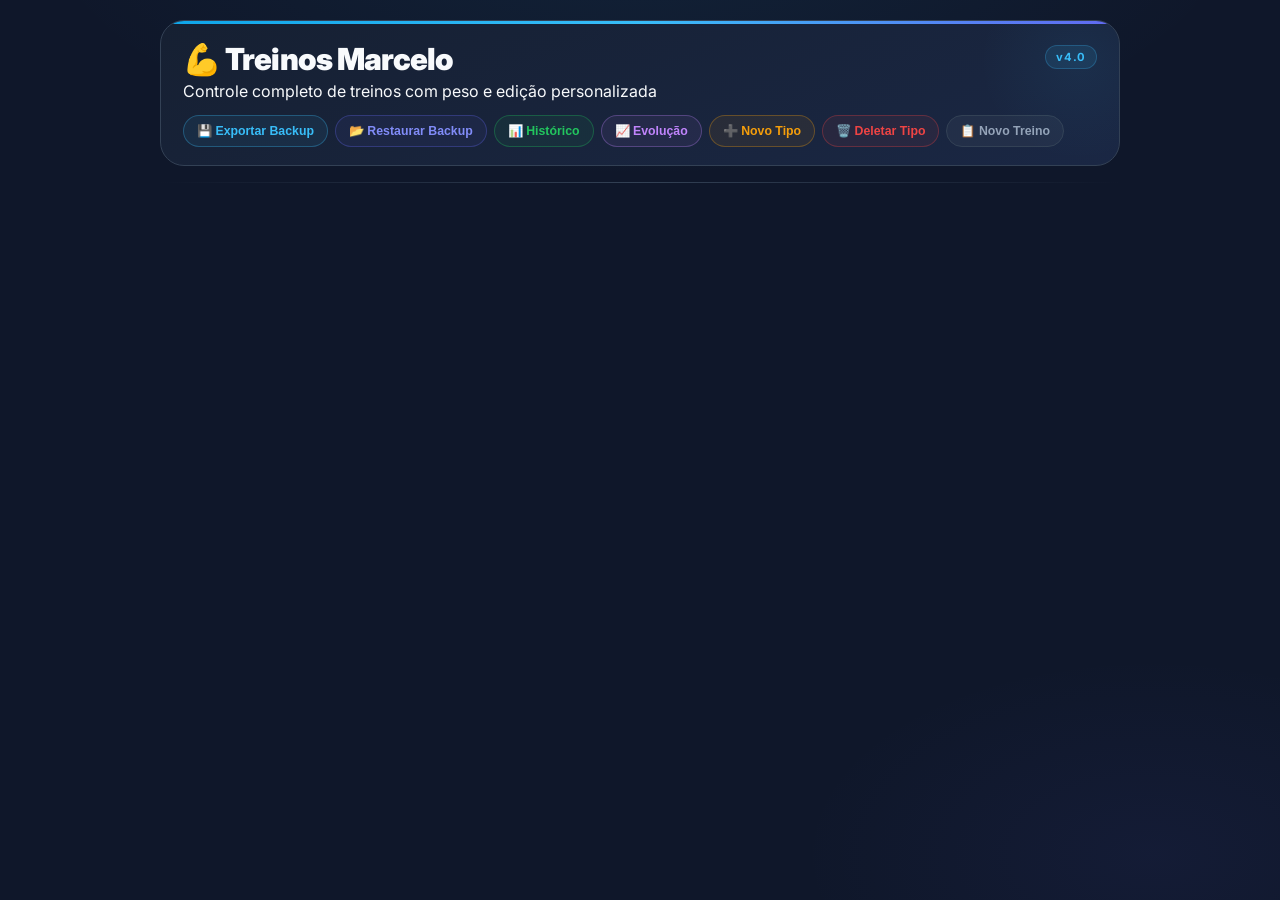
<file: index.html>
<!DOCTYPE html>
<html lang="pt-br">
<head>
    <meta charset="UTF-8">
    <meta name="viewport" content="width=device-width, initial-scale=1.0, maximum-scale=1.0, user-scalable=no, viewport-fit=cover">
    <title>💪 Treinos Marcelo - 7 Tipos</title>
    <meta name="description" content="App completo de treinos com controle de peso e edicao">
    <meta name="mobile-web-app-capable" content="yes">
    <meta name="apple-mobile-web-app-capable" content="yes">
    <meta name="apple-mobile-web-app-status-bar-style" content="black-translucent">
    <link rel="manifest" href="manifest-mobile.json">
    <meta name="theme-color" content="#0a0716">
    <link rel="preconnect" href="https://fonts.googleapis.com">
    <link rel="preconnect" href="https://fonts.gstatic.com" crossorigin>
    <link href="https://fonts.googleapis.com/css2?family=Inter:wght@400;600;700;800;900&display=swap" rel="stylesheet">
    <link rel="stylesheet" href="css/style.css">
</head>
<body>
    <div class="app-wrapper">
    <div class="header">
        <div class="header-brand">
            <div>
                <h1>💪 Treinos Marcelo</h1>
                <p>Controle completo de treinos com peso e edição personalizada</p>
            </div>
            <span class="version-badge">v4.0</span>
        </div>
        <div class="header-acoes">
            <button class="btn-acao-header btn-backup"    onclick="exportarBackup()">💾 Exportar Backup</button>
            <button class="btn-acao-header btn-restaurar" onclick="importarBackup()">📂 Restaurar Backup</button>
            <button class="btn-acao-header btn-historico" onclick="verHistorico()">📊 Histórico</button>
            <button class="btn-acao-header btn-evolucao"  onclick="verEvolucao()">📈 Evolução</button>
            <button class="btn-acao-header btn-novo-tipo"  onclick="novoTipoTreino()">➕ Novo Tipo</button>
            <button class="btn-acao-header btn-del-tipo"   onclick="deletarTipoAtual()">🗑️ Deletar Tipo</button>
            <button class="btn-acao-header btn-add-treino" onclick="novoTreinoNoTipo()">📋 Novo Treino</button>
        </div>
    </div>

    <!-- Input oculto para importar arquivo JSON -->
    <input type="file" id="inputImportacao" accept=".json" style="display:none" onchange="processarImportacao(event)">

    <!-- Dashboard inicial -->
    <div id="dashboard"></div>
    <div class="dash-divider"></div>

    <div class="tipo-selector" id="tipoSelector">
        <!-- Botões dos tipos serão inseridos aqui -->
    </div>

    <div class="treinos-grid" id="treinosContainer">
        <!-- Cards dos treinos serão inseridos aqui -->
    </div>


    <!-- Módulos JS — ordem de carregamento obrigatória -->
    <script src="js/utils.js"></script>
    <script src="js/data.js"></script>
    <script src="js/storage.js"></script>
    <script src="js/series.js"></script>
    <script src="js/timer.js"></script>
    <script src="js/treinos.js"></script>
    <script src="js/treino-session.js"></script>
    <script src="js/historico-detalhado.js"></script>
    <script src="js/historico.js"></script>
    <script src="js/evolucao.js"></script>
    <script src="js/dashboard.js"></script>
    <script src="js/backup.js"></script>
    <script src="js/app.js"></script>

    <script>
        // Registro do Service Worker (habilita PWA offline)
        if ('serviceWorker' in navigator) {
            window.addEventListener('load', function () {
                navigator.serviceWorker.register('/sw.js')
                    .then(function (reg) { console.log('SW registrado:', reg.scope); })
                    .catch(function (err) { console.warn('SW nao registrado:', err); });
            });
        }
    </script>
    </div><!-- /.app-wrapper -->
</body>
</html>
</file>
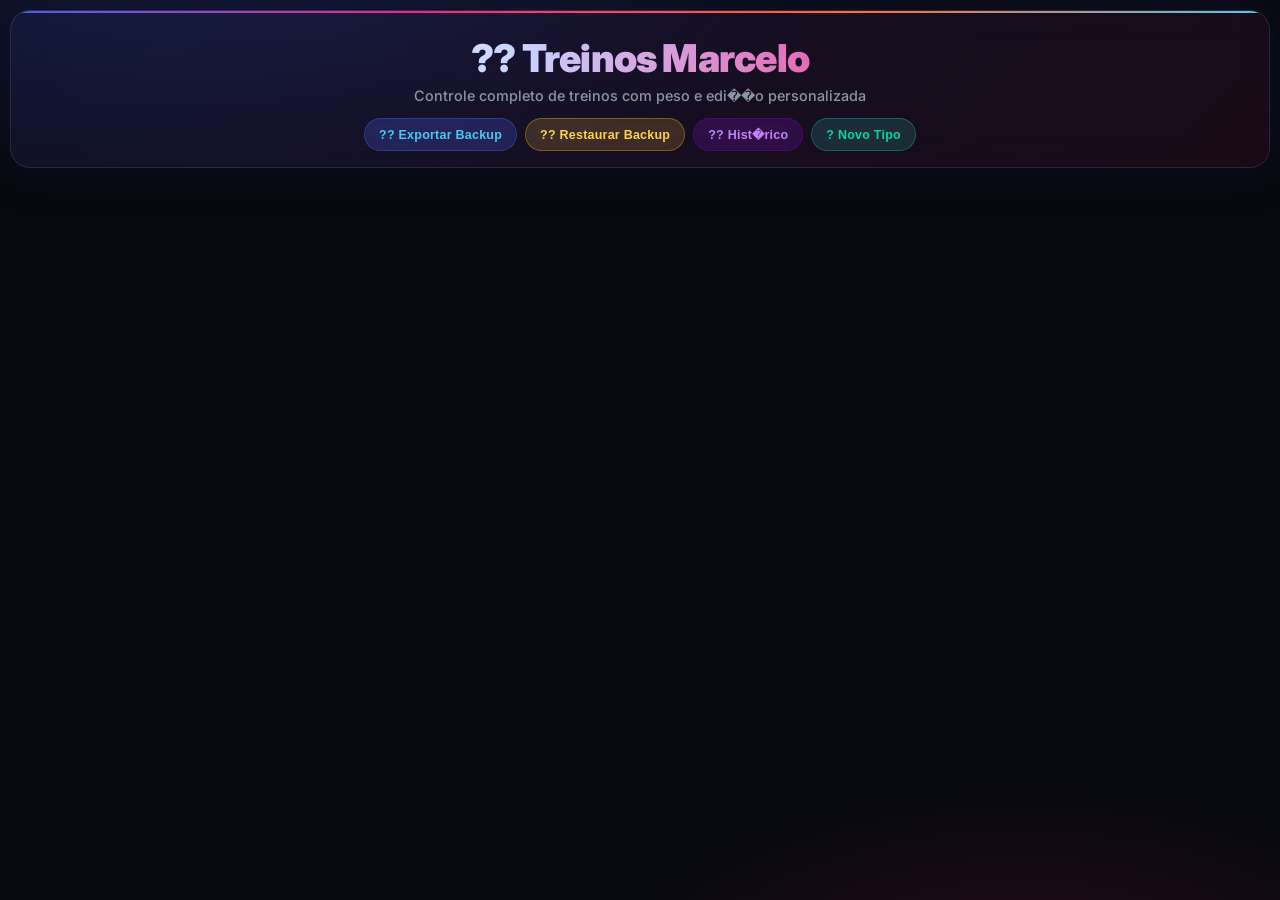
<file: DEPLOY-FINAL/index.html>
<!DOCTYPE html>
<html lang="pt-br">
<head>
    <meta charset="UTF-8">
    <meta name="viewport" content="width=device-width, initial-scale=1.0, maximum-scale=1.0, user-scalable=no, viewport-fit=cover">
    <title>?? Treinos Marcelo - 7 Tipos</title>
    <meta name="description" content="App completo de treinos com controle de peso e edi��o">
    <meta name="mobile-web-app-capable" content="yes">
    <meta name="apple-mobile-web-app-capable" content="yes">
    <meta name="apple-mobile-web-app-status-bar-style" content="black-translucent">
    <link rel="manifest" href="manifest.json">
    <meta name="theme-color" content="#0a0a1a">
    <link rel="preconnect" href="https://fonts.googleapis.com">
    <link rel="preconnect" href="https://fonts.gstatic.com" crossorigin>
    <link href="https://fonts.googleapis.com/css2?family=Inter:wght@400;600;700;800;900&display=swap" rel="stylesheet">
    
    <style>
        * {
            margin: 0;
            padding: 0;
            box-sizing: border-box;
        }

        :root {
            --neon-orange: #ff6b35;
            --neon-pink:   #f72585;
            --neon-purple: #7209b7;
            --neon-blue:   #4361ee;
            --neon-cyan:   #4cc9f0;
            --neon-green:  #06d6a0;
            --neon-yellow: #ffd60a;
            --card-bg:     rgba(255,255,255,0.04);
            --card-border: rgba(255,255,255,0.08);
            --modal-bg:    rgba(8,8,20,0.97);
            --text-muted:  #8b95a6;
        }

        html { scroll-behavior: smooth; }

        body {
            font-family: 'Inter', 'Segoe UI', sans-serif;
            background: #08080f;
            background-image:
                radial-gradient(ellipse 80% 50% at 20% -10%, rgba(67,97,238,0.18) 0%, transparent 60%),
                radial-gradient(ellipse 60% 40% at 80% 110%, rgba(247,37,133,0.14) 0%, transparent 55%);
            color: #e8eaf0;
            min-height: 100vh;
            padding: 10px;
            -webkit-font-smoothing: antialiased;
            -moz-osx-font-smoothing: grayscale;
            touch-action: manipulation;
        }

        .header {
            text-align: center;
            padding: 24px 20px 16px;
            background: linear-gradient(135deg, rgba(67,97,238,0.12) 0%, rgba(247,37,133,0.08) 100%);
            backdrop-filter: blur(20px);
            -webkit-backdrop-filter: blur(20px);
            border-radius: 20px;
            margin-bottom: 18px;
            border: 1px solid rgba(255,255,255,0.1);
            box-shadow: 0 0 40px rgba(67,97,238,0.15), 0 8px 32px rgba(0,0,0,0.5);
            position: relative;
            overflow: hidden;
        }

        .header::before {
            content: '';
            position: absolute;
            top: 0; left: 0; right: 0;
            height: 2px;
            background: linear-gradient(90deg, var(--neon-blue), var(--neon-pink), var(--neon-orange), var(--neon-cyan));
        }

        .header h1 {
            font-size: 2.4em;
            font-weight: 900;
            letter-spacing: -0.02em;
            margin-bottom: 6px;
            background: linear-gradient(90deg, #fff 0%, #c9d4ff 40%, var(--neon-pink) 80%, var(--neon-orange) 100%);
            -webkit-background-clip: text;
            -webkit-text-fill-color: transparent;
            background-clip: text;
        }

        .header > p {
            color: var(--text-muted);
            font-size: 0.9em;
            font-weight: 500;
        }

        .tipo-selector {
            display: flex;
            flex-wrap: wrap;
            gap: 8px;
            justify-content: center;
            margin-bottom: 18px;
            position: relative;
        }

        .tipo-btn {
            padding: 10px 18px;
            border: 1px solid rgba(255,255,255,0.1);
            border-radius: 25px;
            background: rgba(255,255,255,0.05);
            color: #a0aec0;
            cursor: pointer;
            transition: all 0.25s ease;
            font-weight: 700;
            font-size: 0.85em;
            letter-spacing: 0.02em;
            backdrop-filter: blur(10px);
            user-select: none;
            -webkit-tap-highlight-color: transparent;
        }

        .tipo-btn:hover {
            background: rgba(255,255,255,0.1);
            color: #fff;
            border-color: rgba(255,255,255,0.25);
            transform: translateY(-2px);
        }

        .tipo-btn.active {
            background: linear-gradient(135deg, var(--neon-blue), var(--neon-pink));
            color: #fff;
            border-color: transparent;
            box-shadow: 0 4px 20px rgba(67,97,238,0.5), 0 0 0 1px rgba(247,37,133,0.3);
            transform: translateY(-1px);
        }

        .treinos-grid {
            display: grid;
            grid-template-columns: repeat(auto-fit, minmax(300px, 1fr));
            gap: 16px;
            max-width: 1200px;
            margin: 0 auto;
        }

        .treino-card {
            background: var(--card-bg);
            backdrop-filter: blur(16px);
            -webkit-backdrop-filter: blur(16px);
            border-radius: 18px;
            padding: 20px;
            border: 1px solid var(--card-border);
            transition: transform 0.25s cubic-bezier(0.4,0,0.2,1), box-shadow 0.25s ease;
            position: relative;
            overflow: hidden;
            transform: translateZ(0);
        }

        /* Barra colorida no topo de cada card por tipo */
        .treino-card::before {
            content: '';
            position: absolute;
            top: 0; left: 0; right: 0;
            height: 3px;
        }
        .treino-a::before { background: linear-gradient(90deg, #ff6b35, #f72585); }
        .treino-b::before { background: linear-gradient(90deg, #4cc9f0, #4361ee); }
        .treino-c::before { background: linear-gradient(90deg, #7209b7, #4361ee); }
        .treino-d::before { background: linear-gradient(90deg, #ffd60a, #ff6b35); }
        .treino-e::before { background: linear-gradient(90deg, #06d6a0, #4cc9f0); }

        .treino-card:hover {
            transform: translateY(-6px) translateZ(0);
            box-shadow: 0 20px 50px rgba(0,0,0,0.5);
            border-color: rgba(255,255,255,0.14);
        }

        .treino-card:active {
            transform: translateY(-2px) scale(0.99) translateZ(0);
        }

        .treino-header {
            display: flex;
            align-items: center;
            margin-bottom: 16px;
        }

        .treino-letra {
            width: 52px;
            height: 52px;
            border-radius: 14px;
            display: flex;
            align-items: center;
            justify-content: center;
            font-weight: 900;
            font-size: 1.35em;
            margin-right: 14px;
            flex-shrink: 0;
            color: #fff;
        }

        .treino-a .treino-letra {
            background: linear-gradient(135deg, #ff6b35, #f72585);
            box-shadow: 0 4px 20px rgba(247,37,133,0.45);
        }
        .treino-b .treino-letra {
            background: linear-gradient(135deg, #4cc9f0, #4361ee);
            box-shadow: 0 4px 20px rgba(67,97,238,0.45);
        }
        .treino-c .treino-letra {
            background: linear-gradient(135deg, #7209b7, #4361ee);
            box-shadow: 0 4px 20px rgba(114,9,183,0.45);
        }
        .treino-d .treino-letra {
            background: linear-gradient(135deg, #ffd60a, #ff6b35);
            box-shadow: 0 4px 20px rgba(255,214,10,0.4);
            color: #1a0a00;
        }
        .treino-e .treino-letra {
            background: linear-gradient(135deg, #06d6a0, #4cc9f0);
            box-shadow: 0 4px 20px rgba(6,214,160,0.4);
            color: #001a14;
        }

        .treino-info h3 {
            font-size: 1.05em;
            font-weight: 700;
            margin-bottom: 4px;
            color: #f0f2ff;
            line-height: 1.3;
        }

        .treino-info p {
            color: var(--text-muted);
            font-size: 0.82em;
            font-weight: 500;
        }

        .treino-actions {
            display: flex;
            gap: 10px;
            margin-top: 16px;
        }

        .btn-iniciar {
            flex: 1;
            padding: 13px 12px;
            border: none;
            border-radius: 12px;
            background: linear-gradient(135deg, #4361ee, #f72585);
            color: #fff;
            font-weight: 800;
            font-size: 0.9em;
            letter-spacing: 0.03em;
            cursor: pointer;
            transition: all 0.25s ease;
            user-select: none;
            -webkit-tap-highlight-color: transparent;
            box-shadow: 0 4px 18px rgba(67,97,238,0.35);
        }

        .btn-iniciar:hover {
            transform: scale(1.04);
            box-shadow: 0 8px 28px rgba(67,97,238,0.55);
        }

        .btn-iniciar:active { transform: scale(0.97); }

        .btn-edit {
            padding: 13px 16px;
            border: 1px solid rgba(255,255,255,0.12);
            border-radius: 12px;
            background: rgba(255,255,255,0.06);
            color: #c0c8e0;
            cursor: pointer;
            transition: all 0.25s ease;
            user-select: none;
            -webkit-tap-highlight-color: transparent;
            font-size: 1.05em;
        }

        .btn-edit:hover {
            background: rgba(255,255,255,0.12);
            border-color: rgba(255,255,255,0.25);
            transform: scale(1.06);
        }

        .btn-edit:active { transform: scale(0.95); }

        /* Modal */
        .modal-overlay {
            position: fixed;
            inset: 0;
            background: rgba(0,0,0,0.82);
            backdrop-filter: blur(6px);
            -webkit-backdrop-filter: blur(6px);
            display: flex;
            align-items: center;
            justify-content: center;
            z-index: 1000;
            padding: 16px;
        }

        .modal-content {
            background: var(--modal-bg);
            backdrop-filter: blur(30px);
            border-radius: 22px;
            padding: 28px;
            max-width: 500px;
            width: 100%;
            max-height: 92vh;
            overflow-y: auto;
            border: 1px solid rgba(255,255,255,0.1);
            box-shadow: 0 30px 80px rgba(0,0,0,0.7), 0 0 0 1px rgba(67,97,238,0.15);
            position: relative;
        }

        .modal-content::before {
            content: '';
            position: absolute;
            top: 0; left: 0; right: 0;
            height: 2px;
            border-radius: 22px 22px 0 0;
            background: linear-gradient(90deg, var(--neon-blue), var(--neon-pink));
        }

        .modal-header {
            text-align: center;
            margin-bottom: 22px;
        }

        .modal-header h2 {
            margin-bottom: 6px;
            font-size: 1.4em;
            font-weight: 800;
            background: linear-gradient(90deg, #fff, var(--neon-cyan), var(--neon-pink));
            -webkit-background-clip: text;
            -webkit-text-fill-color: transparent;
            background-clip: text;
        }

        .modal-header p {
            color: var(--text-muted);
            font-size: 0.88em;
        }

        .exercicio-item {
            background: rgba(255,255,255,0.04);
            border: 1px solid rgba(255,255,255,0.07);
            border-radius: 14px;
            padding: 14px 16px;
            margin-bottom: 12px;
            display: flex;
            justify-content: space-between;
            align-items: flex-start;
            transition: all 0.25s ease;
            gap: 10px;
        }

        .exercicio-item:hover {
            background: rgba(255,255,255,0.07);
            border-color: rgba(255,255,255,0.12);
        }

        .exercicio-item.concluido {
            background: rgba(6,214,160,0.08);
            border-color: rgba(6,214,160,0.3);
        }

        .exercicio-info { flex: 1; }

        .exercicio-nome {
            font-weight: 700;
            font-size: 0.95em;
            margin-bottom: 4px;
            color: #e8eaf0;
        }

        .exercicio-controls {
            display: flex;
            align-items: center;
            gap: 8px;
        }

        .peso-input {
            width: 68px;
            padding: 8px 6px;
            border: 1px solid rgba(255,255,255,0.15);
            border-radius: 8px;
            background: rgba(255,255,255,0.07);
            color: #fff;
            text-align: center;
            font-size: 0.95em;
            font-weight: 700;
            outline: none;
            transition: border-color 0.2s;
        }

        .peso-input:focus {
            border-color: var(--neon-blue);
            background: rgba(67,97,238,0.1);
        }

        .peso-input::placeholder { color: rgba(255,255,255,0.35); }

        .btn-concluir {
            padding: 8px 14px;
            border: none;
            border-radius: 8px;
            background: rgba(6,214,160,0.2);
            border: 1px solid rgba(6,214,160,0.4);
            color: #06d6a0;
            cursor: pointer;
            transition: all 0.2s;
            font-weight: 700;
            font-size: 0.82em;
            white-space: nowrap;
        }

        .btn-concluir:hover {
            background: rgba(6,214,160,0.35);
            box-shadow: 0 0 12px rgba(6,214,160,0.3);
        }

        .btn-concluir.concluido {
            background: rgba(6,214,160,0.25);
            border-color: #06d6a0;
            color: #06d6a0;
        }

        .btn-concluir:active { transform: scale(0.95); }

        .modal-footer {
            text-align: center;
            margin-top: 22px;
        }

        .btn-fechar {
            padding: 13px 36px;
            border: 1px solid rgba(255,255,255,0.12);
            border-radius: 12px;
            background: linear-gradient(135deg, rgba(67,97,238,0.25), rgba(247,37,133,0.2));
            color: #fff;
            cursor: pointer;
            transition: all 0.25s;
            font-weight: 700;
            font-size: 0.95em;
            letter-spacing: 0.03em;
        }

        .btn-fechar:hover {
            background: linear-gradient(135deg, rgba(67,97,238,0.45), rgba(247,37,133,0.35));
            box-shadow: 0 4px 20px rgba(67,97,238,0.35);
            transform: translateY(-1px);
        }

        /* Modal de edi��o */
        .form-group {
            margin-bottom: 18px;
        }

        .form-group label {
            display: block;
            margin-bottom: 7px;
            font-weight: 700;
            font-size: 0.82em;
            letter-spacing: 0.06em;
            text-transform: uppercase;
            color: var(--neon-cyan);
        }

        .form-group input,
        .form-group textarea {
            width: 100%;
            padding: 12px 14px;
            border: 1px solid rgba(255,255,255,0.12);
            border-radius: 10px;
            background: rgba(255,255,255,0.05);
            color: #f0f2ff;
            font-size: 15px;
            font-family: inherit;
            outline: none;
            transition: border-color 0.2s, background 0.2s;
        }

        .form-group input:focus,
        .form-group textarea:focus {
            border-color: var(--neon-blue);
            background: rgba(67,97,238,0.08);
        }

        .form-group input::placeholder,
        .form-group textarea::placeholder {
            color: rgba(255,255,255,0.3);
        }

        .exercicios-lista {
            max-height: 280px;
            overflow-y: auto;
            border: 1px solid rgba(255,255,255,0.08);
            border-radius: 12px;
            padding: 12px;
            background: rgba(0,0,0,0.2);
            scrollbar-width: thin;
            scrollbar-color: rgba(255,255,255,0.15) transparent;
        }

        .exercicio-edit {
            display: flex;
            align-items: center;
            gap: 10px;
            margin-bottom: 8px;
            padding: 10px 12px;
            background: rgba(255,255,255,0.04);
            border: 1px solid rgba(255,255,255,0.07);
            border-radius: 10px;
            transition: background 0.2s;
        }

        .exercicio-edit:hover { background: rgba(255,255,255,0.07); }

        .exercicio-input {
            flex: 1;
            padding: 8px 10px;
            border: 1px solid rgba(255,255,255,0.1);
            border-radius: 7px;
            background: rgba(255,255,255,0.06);
            color: #f0f2ff;
            font-size: 0.95em;
            font-family: inherit;
            outline: none;
        }

        .exercicio-input:focus {
            border-color: var(--neon-blue);
            background: rgba(67,97,238,0.08);
        }

        .btn-remove {
            background: rgba(239,68,68,0.2);
            border: 1px solid rgba(239,68,68,0.4);
            color: #f87171;
            border-radius: 50%;
            width: 30px;
            height: 30px;
            min-width: 30px;
            cursor: pointer;
            display: flex;
            align-items: center;
            justify-content: center;
            font-weight: bold;
            font-size: 1.1em;
            transition: all 0.2s;
        }

        .btn-remove:hover {
            background: rgba(239,68,68,0.5);
            color: #fff;
        }

        .btn-add {
            width: 100%;
            padding: 12px;
            border: 1px dashed rgba(6,214,160,0.4);
            border-radius: 10px;
            background: rgba(6,214,160,0.06);
            color: var(--neon-green);
            cursor: pointer;
            margin-top: 10px;
            font-weight: 700;
            font-size: 0.9em;
            transition: all 0.2s;
        }

        .btn-add:hover {
            background: rgba(6,214,160,0.15);
            border-color: var(--neon-green);
        }

        .form-actions {
            display: flex;
            gap: 12px;
            margin-top: 22px;
        }

        .btn-salvar {
            flex: 1;
            padding: 13px;
            border: none;
            border-radius: 12px;
            background: linear-gradient(135deg, #06d6a0, #4361ee);
            color: white;
            font-weight: 800;
            cursor: pointer;
            transition: all 0.25s;
            font-size: 0.95em;
            box-shadow: 0 4px 18px rgba(6,214,160,0.3);
        }

        .btn-salvar:hover {
            transform: scale(1.04);
            box-shadow: 0 6px 24px rgba(6,214,160,0.45);
        }

        .btn-cancelar {
            flex: 1;
            padding: 13px;
            border: 1px solid rgba(255,255,255,0.12);
            border-radius: 12px;
            background: rgba(255,255,255,0.05);
            color: #a0aec0;
            cursor: pointer;
            transition: all 0.25s;
            font-size: 0.95em;
        }

        .btn-cancelar:hover {
            background: rgba(255,255,255,0.1);
            color: #fff;
        }

        /* Notifica��es */
        .notification {
            position: fixed;
            top: 16px;
            right: 16px;
            left: 16px;
            padding: 14px 20px;
            border-radius: 14px;
            color: white;
            font-weight: 700;
            font-size: 0.92em;
            z-index: 9999;
            animation: notifSlide 0.35s cubic-bezier(0.34,1.56,0.64,1);
            text-align: center;
            box-shadow: 0 8px 32px rgba(0,0,0,0.5);
            backdrop-filter: blur(20px);
            border: 1px solid rgba(255,255,255,0.15);
        }

        .notification.success {
            background: linear-gradient(135deg, rgba(6,214,160,0.85), rgba(67,97,238,0.75));
            box-shadow: 0 8px 32px rgba(6,214,160,0.3);
        }

        .notification.warning {
            background: linear-gradient(135deg, rgba(255,193,7,0.85), rgba(255,107,53,0.75));
            box-shadow: 0 8px 32px rgba(255,193,7,0.3);
        }

        @keyframes notifSlide {
            from { transform: translateY(-120%) scale(0.9); opacity: 0; }
            to   { transform: translateY(0) scale(1);       opacity: 1; }
        }

        /* Feedback touch */
        .tipo-btn:active    { transform: scale(0.95); }
        .btn-iniciar:active { transform: scale(0.96); }
        .btn-edit:active    { transform: scale(0.95); }
        .btn-concluir:active{ transform: scale(0.95); }

        /* Responsivo otimizado para Poco X7 Pro e outros celulares */
        @media (max-width: 768px) {
            body {
                padding: 8px;
            }
            
            .header {
                padding: 16px;
                margin-bottom: 16px;
            }
            
            .header h1 { 
                font-size: 2em; 
                margin-bottom: 8px;
            }
            
            .header p {
                font-size: 0.95em;
                opacity: 0.9;
            }
            
            .tipo-selector {
                gap: 8px;
                margin-bottom: 16px;
                padding: 0 4px;
            }
            
            .tipo-btn { 
                padding: 12px 16px; 
                font-size: 0.9em;
                min-width: auto;
                flex: 1;
                max-width: 140px;
            }
            
            .treinos-grid { 
                grid-template-columns: 1fr;
                gap: 16px;
                max-width: 100%;
            }
            
            .treino-card {
                padding: 18px;
                margin: 0;
            }
            
            .treino-header {
                margin-bottom: 12px;
            }
            
            .treino-letra {
                width: 45px;
                height: 45px;
                font-size: 1.1em;
                margin-right: 12px;
            }
            
            .treino-info h3 {
                font-size: 1.1em;
                line-height: 1.3;
                margin-bottom: 4px;
            }
            
            .treino-info p {
                font-size: 0.85em;
                line-height: 1.2;
            }
            
            .treino-actions {
                gap: 8px;
                margin-top: 12px;
            }
            
            .btn-iniciar {
                padding: 14px;
                font-size: 0.95em;
            }
            
            .btn-edit {
                padding: 14px 18px;
                font-size: 1.1em;
            }
        }

        /* Otimiza��o espec�fica para telas grandes de celular (Poco X7 Pro) */
        @media (min-width: 390px) and (max-width: 768px) {
            .tipo-selector {
                justify-content: flex-start;
                overflow-x: auto;
                padding: 0 8px 8px 8px;
                scrollbar-width: none;
                -ms-overflow-style: none;
            }
            
            .tipo-selector::-webkit-scrollbar {
                display: none;
            }
            
            .tipo-btn {
                flex-shrink: 0;
                white-space: nowrap;
            }
            
            .treinos-grid {
                grid-template-columns: repeat(auto-fit, minmax(280px, 1fr));
                gap: 14px;
            }
        }

        /* Modal responsivo */
        @media (max-width: 768px) {
            .modal-overlay {
                padding: 12px;
                align-items: flex-start;
                padding-top: 20px;
            }
            
            .modal-content { 
                padding: 20px;
                margin: 0;
                width: 100%;
                max-width: 100%;
                max-height: calc(100vh - 40px);
                border-radius: 16px;
            }
            
            .modal-header h2 {
                font-size: 1.4em;
                margin-bottom: 8px;
            }
            
            .modal-header p {
                font-size: 0.9em;
            }
            
            .exercicio-item {
                padding: 14px;
                margin-bottom: 12px;
                border-radius: 8px;
            }
            
            .exercicio-nome {
                font-size: 0.95em;
                line-height: 1.3;
            }
            
            .exercicio-controls {
                gap: 8px;
                flex-wrap: wrap;
            }
            
            .peso-input {
                width: 65px;
                padding: 10px 8px;
                font-size: 16px; /* Evita zoom no iOS */
            }
            
            .btn-concluir {
                padding: 10px 12px;
                font-size: 0.9em;
                white-space: nowrap;
            }
            
            .form-group {
                margin-bottom: 16px;
            }
            
            .form-group input,
            .form-group textarea {
                padding: 14px;
                font-size: 16px; /* Evita zoom no iOS */
                border-radius: 10px;
            }
            
            .exercicios-lista {
                max-height: 250px;
                padding: 12px;
            }
            
            .exercicio-edit {
                padding: 8px;
                margin-bottom: 8px;
                gap: 8px;
            }
            
            .exercicio-input {
                padding: 10px;
                font-size: 16px; /* Evita zoom no iOS */
            }
            
            .btn-remove {
                width: 32px;
                height: 32px;
                font-size: 1.1em;
            }
            
            .btn-add {
                padding: 14px;
                font-size: 0.95em;
                margin-top: 8px;
            }
            
            .form-actions {
                gap: 12px;
                margin-top: 20px;
            }
            
            .btn-salvar,
            .btn-cancelar {
                padding: 14px;
                font-size: 1em;
                border-radius: 10px;
            }
            
            .btn-fechar {
                padding: 14px 24px;
                font-size: 1em;
                border-radius: 10px;
            }
            
            .notification {
                top: 10px;
                right: 10px;
                left: 10px;
                padding: 14px 16px;
                font-size: 0.9em;
            }
        }

        /* Otimiza��o para telas muito pequenas */
        @media (max-width: 360px) {
            .header h1 { 
                font-size: 1.7em; 
            }
            
            .tipo-btn { 
                padding: 10px 12px; 
                font-size: 0.85em;
                max-width: 120px;
            }
            
            .treino-card {
                padding: 16px;
            }
            
            .treino-letra {
                width: 40px;
                height: 40px;
                font-size: 1em;
                margin-right: 10px;
            }
            
            .btn-iniciar {
                padding: 12px;
                font-size: 0.9em;
            }
            
            .btn-edit {
                padding: 12px 16px;
            }
        }

        /* Melhorias para intera��o touch */
        @media (hover: none) and (pointer: coarse) {
            .tipo-btn,
            .btn-iniciar,
            .btn-edit,
            .btn-concluir,
            .btn-salvar,
            .btn-cancelar,
            .btn-fechar {
                min-height: 44px;
            }
            
            .btn-remove {
                min-width: 44px;
                min-height: 44px;
            }
            
            .peso-input {
                min-height: 44px;
            }
        }

        /* ===== TIMER DE DESCANSO ===== */
        .timer-container {
            background: linear-gradient(135deg, rgba(67,97,238,0.12), rgba(76,201,240,0.08));
            border: 1px solid rgba(67,97,238,0.25);
            border-radius: 16px;
            padding: 18px;
            margin-bottom: 18px;
            text-align: center;
            box-shadow: 0 4px 24px rgba(67,97,238,0.15);
        }

        .timer-titulo {
            font-size: 0.75em;
            font-weight: 700;
            letter-spacing: 0.12em;
            text-transform: uppercase;
            color: var(--neon-cyan);
            margin-bottom: 10px;
        }

        .timer-display {
            font-size: 3.5em;
            font-weight: 900;
            font-variant-numeric: tabular-nums;
            letter-spacing: -0.04em;
            margin-bottom: 8px;
            transition: color 0.3s, text-shadow 0.3s;
        }

        .timer-display.urgente {
            color: #ff4757;
            text-shadow: 0 0 20px rgba(255,71,87,0.6);
        }
        .timer-display.normal {
            color: var(--neon-cyan);
            text-shadow: 0 0 20px rgba(76,201,240,0.5);
        }

        .timer-config {
            display: flex;
            align-items: center;
            justify-content: center;
            gap: 8px;
            margin-bottom: 12px;
        }

        .timer-config label {
            font-size: 0.82em;
            color: var(--text-muted);
            font-weight: 600;
        }

        .timer-input {
            width: 68px;
            padding: 7px 8px;
            border: 1px solid rgba(76,201,240,0.3);
            border-radius: 8px;
            background: rgba(76,201,240,0.07);
            color: #fff;
            text-align: center;
            font-size: 1em;
            font-weight: 700;
            font-family: inherit;
            outline: none;
        }

        .timer-input:focus { border-color: var(--neon-cyan); }

        .timer-btn-set {
            padding: 7px 14px;
            border: none;
            border-radius: 8px;
            background: var(--neon-blue);
            color: white;
            cursor: pointer;
            font-size: 0.82em;
            font-weight: 700;
            transition: all 0.2s;
            box-shadow: 0 2px 10px rgba(67,97,238,0.4);
        }

        .timer-btn-set:hover { filter: brightness(1.2); transform: scale(1.05); }

        .timer-controles {
            display: flex;
            gap: 10px;
            justify-content: center;
        }

        .timer-btn {
            padding: 11px 22px;
            border: none;
            border-radius: 10px;
            font-weight: 800;
            cursor: pointer;
            transition: all 0.2s;
            font-size: 0.88em;
            letter-spacing: 0.02em;
        }

        .timer-btn.play  {
            background: linear-gradient(135deg, #06d6a0, #4361ee);
            color: white;
            box-shadow: 0 4px 16px rgba(6,214,160,0.4);
        }
        .timer-btn.pause {
            background: linear-gradient(135deg, #ff4757, #f72585);
            color: white;
            box-shadow: 0 4px 16px rgba(255,71,87,0.4);
        }
        .timer-btn.reset {
            background: rgba(255,255,255,0.08);
            border: 1px solid rgba(255,255,255,0.15);
            color: #a0aec0;
        }
        .timer-btn:hover { filter: brightness(1.15); transform: scale(1.05); }
        .timer-btn:active { transform: scale(0.95); }

        .timer-progress {
            width: 100%;
            height: 5px;
            background: rgba(255,255,255,0.07);
            border-radius: 3px;
            margin-bottom: 12px;
            overflow: hidden;
        }

        .timer-progress-bar {
            height: 100%;
            border-radius: 3px;
            background: linear-gradient(90deg, var(--neon-cyan), var(--neon-blue), var(--neon-pink));
            transition: width 0.9s linear;
            box-shadow: 0 0 8px rgba(76,201,240,0.6);
        }

        /* ===== S�RIES ===== */
        .series-info {
            font-size: 0.78em;
            color: var(--text-muted);
            margin-top: 3px;
            font-weight: 500;
        }

        .serie-badge {
            display: inline-flex;
            align-items: center;
            gap: 4px;
            background: rgba(67,97,238,0.2);
            border: 1px solid rgba(67,97,238,0.4);
            border-radius: 20px;
            padding: 3px 10px;
            font-size: 0.78em;
            font-weight: 700;
            color: var(--neon-cyan);
            margin-top: 5px;
        }

        .serie-badge.completo {
            background: rgba(6,214,160,0.2);
            border-color: rgba(6,214,160,0.5);
            color: var(--neon-green);
            box-shadow: 0 0 10px rgba(6,214,160,0.2);
        }

        /* ===== CONTROLES DE S�RIES NO MODAL ===== */
        .series-controles {
            display: flex;
            align-items: center;
            gap: 6px;
            margin-top: 8px;
        }

        .serie-btn {
            width: 30px;
            height: 30px;
            border: none;
            border-radius: 8px;
            font-weight: 900;
            font-size: 1.1em;
            cursor: pointer;
            display: flex;
            align-items: center;
            justify-content: center;
            transition: all 0.2s;
        }

        .serie-btn.menos {
            background: rgba(239,68,68,0.2);
            border: 1px solid rgba(239,68,68,0.4);
            color: #f87171;
        }
        .serie-btn.mais {
            background: rgba(6,214,160,0.2);
            border: 1px solid rgba(6,214,160,0.4);
            color: var(--neon-green);
        }
        .serie-btn:hover { filter: brightness(1.3); transform: scale(1.12); }
        .serie-btn:active { transform: scale(0.9); }

        .serie-contador {
            font-weight: 900;
            font-size: 1.05em;
            min-width: 44px;
            text-align: center;
            color: var(--neon-cyan);
            text-shadow: 0 0 8px rgba(76,201,240,0.4);
        }

        /* ===== CABE�ALHO - A��ES ===== */
        .header-acoes {
            display: flex;
            gap: 8px;
            justify-content: center;
            margin-top: 14px;
            flex-wrap: wrap;
        }

        .btn-acao-header {
            padding: 8px 14px;
            border-radius: 20px;
            font-size: 0.78em;
            font-weight: 700;
            letter-spacing: 0.02em;
            cursor: pointer;
            transition: all 0.2s;
            backdrop-filter: blur(10px);
        }

        .btn-backup    { background: rgba(67,97,238,0.2);  color: var(--neon-cyan);   border: 1px solid rgba(67,97,238,0.4); }
        .btn-restaurar { background: rgba(255,193,7,0.15); color: #fcd34d;            border: 1px solid rgba(255,193,7,0.35); }
        .btn-historico { background: rgba(114,9,183,0.2);  color: #c084fc;            border: 1px solid rgba(114,9,183,0.4); }
        .btn-novo-tipo { background: rgba(6,214,160,0.15); color: var(--neon-green);  border: 1px solid rgba(6,214,160,0.35); }

        .btn-acao-header:hover {
            filter: brightness(1.4);
            transform: translateY(-2px);
            box-shadow: 0 4px 14px rgba(0,0,0,0.3);
        }

        /* ===== HIST�RICO DE TREINOS ===== */
        .historico-item {
            background: rgba(255,255,255,0.04);
            border-radius: 12px;
            padding: 14px 16px;
            margin-bottom: 10px;
            border-left: 3px solid var(--neon-blue);
            border-top: 1px solid rgba(255,255,255,0.06);
            border-right: 1px solid rgba(255,255,255,0.06);
            border-bottom: 1px solid rgba(255,255,255,0.06);
            transition: background 0.2s;
        }

        .historico-item:hover { background: rgba(255,255,255,0.07); }

        .historico-data {
            font-size: 0.75em;
            font-weight: 600;
            letter-spacing: 0.04em;
            color: var(--neon-cyan);
            margin-bottom: 4px;
        }

        .historico-nome {
            font-weight: 800;
            font-size: 0.95em;
            margin-bottom: 6px;
            color: #e8eaf0;
        }

        .historico-exercicios {
            font-size: 0.82em;
            color: var(--text-muted);
            line-height: 1.6;
        }

        .btn-limpar-hist {
            width: 100%;
            padding: 11px;
            border: 1px solid rgba(239,68,68,0.3);
            border-radius: 10px;
            background: rgba(239,68,68,0.1);
            color: #f87171;
            cursor: pointer;
            margin-top: 12px;
            font-weight: 700;
            transition: all 0.2s;
        }

        .btn-limpar-hist:hover {
            background: rgba(239,68,68,0.25);
            box-shadow: 0 0 12px rgba(239,68,68,0.2);
        }

        /* ===== NOVO TIPO DE TREINO ===== */
        .tipo-novo-form {
            display: flex;
            gap: 10px;
            margin-bottom: 15px;
        }

        .tipo-novo-form input {
            flex: 1;
            padding: 12px 14px;
            border-radius: 10px;
            border: 1px solid rgba(255,255,255,0.12);
            background: rgba(255,255,255,0.05);
            color: #f0f2ff;
            font-size: 15px;
            font-family: inherit;
            outline: none;
        }

        .tipo-novo-form input:focus {
            border-color: var(--neon-green);
            background: rgba(6,214,160,0.06);
        }

        .btn-criar-tipo {
            padding: 12px 18px;
            border: none;
            border-radius: 10px;
            background: linear-gradient(135deg, #06d6a0, #4361ee);
            color: white;
            font-weight: 800;
            cursor: pointer;
            white-space: nowrap;
            box-shadow: 0 4px 16px rgba(6,214,160,0.35);
            transition: all 0.2s;
        }

        .btn-criar-tipo:hover { filter: brightness(1.15); transform: scale(1.04); }

        /* Notifica��o de erro */
        .notification.error {
            background: linear-gradient(135deg, rgba(239,68,68,0.85), rgba(247,37,133,0.75));
            box-shadow: 0 8px 32px rgba(239,68,68,0.3);
        }

        /* Timer piscando quando termina */
        @keyframes piscar {
            0%, 100% { opacity: 1; }
            50%       { opacity: 0.25; }
        }
        .timer-display.fim {
            animation: piscar 0.5s infinite;
            color: #ff4757;
            text-shadow: 0 0 30px rgba(255,71,87,0.8);
        }

        /* Scrollbar customizada */
        ::-webkit-scrollbar { width: 5px; height: 5px; }
        ::-webkit-scrollbar-track { background: transparent; }
        ::-webkit-scrollbar-thumb { background: rgba(255,255,255,0.15); border-radius: 3px; }
        ::-webkit-scrollbar-thumb:hover { background: rgba(255,255,255,0.3); }
    </style>
</head>
<body>
    <div class="header">
        <h1>?? Treinos Marcelo</h1>
        <p>Controle completo de treinos com peso e edi��o personalizada</p>
        <div class="header-acoes">
            <button class="btn-acao-header btn-backup"    onclick="exportarBackup()">?? Exportar Backup</button>
            <button class="btn-acao-header btn-restaurar" onclick="importarBackup()">?? Restaurar Backup</button>
            <button class="btn-acao-header btn-historico" onclick="verHistorico()">?? Hist�rico</button>
            <button class="btn-acao-header btn-novo-tipo" onclick="novoTipoTreino()">? Novo Tipo</button>
        </div>
    </div>

    <!-- Input oculto para importar arquivo JSON -->
    <input type="file" id="inputImportacao" accept=".json" style="display:none" onchange="processarImportacao(event)">

    <div class="tipo-selector" id="tipoSelector">
        <!-- Bot�es dos tipos ser�o inseridos aqui -->
    </div>

    <div class="treinos-grid" id="treinosContainer">
        <!-- Cards dos treinos ser�o inseridos aqui -->
    </div>

    <script>
        // =============================================
        //  UTILIT�RIOS DE SEGURAN�A
        // =============================================
        function esc(str) {
            // Escapa texto para inser��o segura em HTML (previne XSS)
            return String(str)
                .replace(/&/g, '&amp;')
                .replace(/</g, '&lt;')
                .replace(/>/g, '&gt;')
                .replace(/"/g, '&quot;')
                .replace(/'/g, '&#39;');
        }
    </script>
    <script>
        // =============================================
        //  ESTADO DA APLICA��O
        // =============================================
        let tipoAtualIndex = 0;

        // =============================================
        //  TIMER DE DESCANSO
        // =============================================
        let timerInterval = null;
        let timerTotal    = 60;
        let timerAtual    = 60;
        let timerRodando  = false;
        let _timerModalId = null; // ID do modal que criou o timer

        function criarTimerHTML(descansoSugerido) {
            const seg = descansoSugerido || 60;
            return `
            <div class="timer-container" id="timerBox">
                <div class="timer-titulo">?? TIMER DE DESCANSO</div>
                <div class="timer-progress"><div class="timer-progress-bar" id="timerBar" style="width:0%"></div></div>
                <div class="timer-display normal" id="timerDisplay">01:00</div>
                <div class="timer-config">
                    <label>Tempo (s):</label>
                    <input type="number" class="timer-input" id="timerInputSeg" min="5" max="600" value="${seg}">
                    <button class="timer-btn-set" onclick="definirTimer()">OK</button>
                </div>
                <div class="timer-controles">
                    <button class="timer-btn play" id="timerBtnPlay" onclick="toggleTimer()">?? Iniciar</button>
                    <button class="timer-btn reset" onclick="resetarTimer()">?? Reset</button>
                </div>
            </div>`;
        }

        function definirTimer() {
            const input = document.getElementById('timerInputSeg');
            const val   = parseInt(input.value);
            if (!val || val < 5 || val > 600) {
                mostrarNotificacao('?? Digite um tempo entre 5 e 600 segundos', 'warning');
                return;
            }
            pararTimer();
            timerTotal  = val;
            timerAtual  = val;
            atualizarDisplayTimer();
        }

        function toggleTimer() {
            if (timerRodando) {
                pararTimer();
            } else {
                iniciarTimer();
            }
        }

        function iniciarTimer() {
            if (timerAtual <= 0) resetarTimer();
            timerRodando = true;
            const btn = document.getElementById('timerBtnPlay');
            if (btn) { btn.textContent = '?? Pausar'; btn.className = 'timer-btn pause'; }

            timerInterval = setInterval(() => {
                timerAtual--;
                atualizarDisplayTimer();
                if (timerAtual <= 0) {
                    pararTimer();
                    timerConcluido();
                }
            }, 1000);
        }

        function pararTimer() {
            timerRodando = false;
            clearInterval(timerInterval);
            timerInterval = null;
            const btn = document.getElementById('timerBtnPlay');
            if (btn) { btn.textContent = '?? Iniciar'; btn.className = 'timer-btn play'; }
        }

        function resetarTimer() {
            pararTimer();
            timerAtual = timerTotal;
            atualizarDisplayTimer();
            const display = document.getElementById('timerDisplay');
            if (display) display.classList.remove('fim');
        }

        function atualizarDisplayTimer() {
            const display = document.getElementById('timerDisplay');
            const bar     = document.getElementById('timerBar');
            if (!display) return;

            const mins = Math.floor(timerAtual / 60);
            const secs = timerAtual % 60;
            display.textContent = `${String(mins).padStart(2,'0')}:${String(secs).padStart(2,'0')}`;

            const pct = timerTotal > 0 ? ((timerTotal - timerAtual) / timerTotal) * 100 : 0;
            if (bar) bar.style.width = pct + '%';

            // Cor: vermelho quando < 10s
            display.className = 'timer-display ' + (timerAtual <= 10 ? 'urgente' : 'normal');
        }

        function timerConcluido() {
            const display = document.getElementById('timerDisplay');
            if (display) { display.textContent = '00:00'; display.className = 'timer-display fim'; }
            mostrarNotificacao('? Descanso conclu�do! Pr�xima s�rie! ??', 'success');
            // Vibrar no mobile, se dispon�vel
            if (navigator.vibrate) navigator.vibrate([200, 100, 200]);
        }

        // =============================================
        //  DADOS DOS TREINOS � 7 TIPOS
        // =============================================
        const todosTipos = [
            // 0 - ABCD Marcelo (4 treinos)
            {
                nome: 'ABCD Marcelo',
                treinos: [
                    {
                        letra: 'A',
                        nome: 'Treino A - Peito, Ombros e Tr�ceps',
                        descricao: '8 exerc�cios',
                        classe: 'treino-a',
                        exercicios: ['Supino reto barra ou maq', 'Supino inclinado halteres', 'Voador', 'Desenvolvimento M�quina', 'Eleva��o lateral halter', 'Tr�ceps testa corda', 'Tr�ceps Corda', 'Supino declinado com alteres']
                    },
                    {
                        letra: 'B',
                        nome: 'Treino B - Pernas',
                        descricao: '7 exerc�cios',
                        classe: 'treino-b',
                        exercicios: ['Agachamento m�quina', 'Leg Press', 'Cadeira Extensora', 'Mesa Flexora', 'Panturrilha em p�', 'Abdominal com cabo', 'Gl�teo cabo ou m�quina']
                    },
                    {
                        letra: 'C',
                        nome: 'Treino C - Costas e B�ceps',
                        descricao: '6 exerc�cios',
                        classe: 'treino-c',
                        exercicios: ['Puxada Alta pega Pronada', 'Remada Curvada M�quina', 'Serrote unilateral Halteres', 'Remada baixa cabo ou m�quina', 'Rosca direta barra', 'Rosca Alternada, inclinada, alteres']
                    },
                    {
                        letra: 'D',
                        nome: 'Treino D - Ombro, Posterior e Panturrilha',
                        descricao: '7 exerc�cios',
                        classe: 'treino-d',
                        exercicios: ['Levantamento Terra Romeno', 'Cadeira Flexora', 'Eleva��o Lateral', 'Eleva��o posterior crucifixo invertido ou m�quina', 'Encolhimento Halter ou Barra', 'Panturrilha sentado', 'Abdominal com cabo']
                    }
                ]
            },
            // 1 - Treino Jacke (5 treinos)
            {
                nome: 'Treino Jacke',
                treinos: [
                    {
                        letra: 'A',
                        nome: 'Segunda Peito - Tr�ceps',
                        descricao: '8 exerc�cios',
                        classe: 'treino-a',
                        exercicios: ['Tr�ceps Supinada com Anilha', 'Tr�ceps TopHead Deitado no Banco com Anilha', 'Tr�ceps Franc�s Sentado com Anilha', 'Supino Vertical', 'Supino Inclinado M�quina pronada', 'Tr�ceps Paralela Sentado M�quina', 'Crossover no Cabo Polia Alta', 'Tr�ceps no Cabo Polia Alta']
                    },
                    {
                        letra: 'B',
                        nome: 'Quadriceps - Panturrilha + C�rdio',
                        descricao: '6 exerc�cios',
                        classe: 'treino-b',
                        exercicios: ['Avan�o com Afundo Unilateral (combinado)', 'Agachamento com Halter', 'Cadeira Extensora (banco afastado)', 'Cadeira Adutora (empurra com joelho)', 'Panturrilha na Parede', 'Corrida na Esteira com Trote']
                    },
                    {
                        letra: 'C',
                        nome: 'Quarta Costas - Biceps',
                        descricao: '8 exerc�cios',
                        classe: 'treino-c',
                        exercicios: ['Puxada Aberta Barra Reta (sentado)', 'Puxada Alta em P� com Corda no Cabo Polia Alta', 'Remada Baixa Pegada Aberta', 'Remada Pronada M�quina Articulada', 'Rosca Concentrada com Halter', 'Rosca direta com halteres em P�', 'Rosca Direta no Cabo Polia Baixa com Corda', 'Rosca Direta Sentado no Banco com Halteres']
                    },
                    {
                        letra: 'D',
                        nome: 'Posteriores e Gl�teos + C�rdio',
                        descricao: '6 exerc�cios',
                        classe: 'treino-d',
                        exercicios: ['Ativa��o de Posterior e Gl�teos Solo intercalado', 'Leg Press 45 (p�s alinhados)', 'Cadeira Fletora (ajuste na panturrilha)', 'Leg Press Horizontal (p�s afastados)', 'Cadeira Abdutora (empurra com joelho)', 'Corrida na Esteira em Trote']
                    },
                    {
                        letra: 'E',
                        nome: 'Ombro - Trap�zio - Abd�men',
                        descricao: '8 exerc�cios',
                        classe: 'treino-e',
                        exercicios: ['Desenvolvimento Ombro com Halteres (em p�)', 'Eleva��o Frontal com Anilha', 'Eleva��o Frontal Sentado com Halteres', 'Remada Alta com Barra Reta no Cabo Polia Baixa', 'Encolhimento de Ombros Costas no Cabo Polia Baixa', 'Abdominal Infra Solo (pernas flexionadas)', 'Abdominal obliquo - Prancha lateral com movimento', 'Abdominal Obl�quo em Solo (foto touch)']
                    }
                ]
            },
            // 2 - ABC Jacke (3 treinos)
            {
                nome: 'ABC Jacke',
                treinos: [
                    {
                        letra: 'A',
                        nome: 'Treino A - Peito - Tr�ceps - Ombros',
                        descricao: '9 exerc�cios',
                        classe: 'treino-a',
                        exercicios: ['Supino Vertical', 'Supino com Halteres inclinado 30 graus', 'Crossover no Cabo Polia Alta (Peitoral Inclinado)', 'Tr�ceps TopHead Deitado no Banco com Anilha', 'Desenvolvimento Ombro com Halteres em p�', 'Eleva��o Frontal sentado com Halteres', 'Remada Alta com Barra Reta no Cabo Polia Baixa', 'Crucifixo M�quina', 'Tr�ceps supinado anilha']
                    },
                    {
                        letra: 'B',
                        nome: 'Treino B - Quadr�ceps - Posteriores - Panturrilha - Cardio',
                        descricao: '7 exerc�cios',
                        classe: 'treino-b',
                        exercicios: ['Agachamento com Halter', 'Cadeira Extensora', 'Cadeira Adutora', 'Leg Press 45', 'Cadeira Abdutora', 'Leg Press Horizontal', 'Corrida Esteira']
                    },
                    {
                        letra: 'C',
                        nome: 'Treino C - Costas - B�ceps - Trap�zio - Abd�men',
                        descricao: '10 exerc�cios',
                        classe: 'treino-c',
                        exercicios: ['Puxada Aberta Barra Reta (sentado)', 'Remada Pronada M�quina Articulada', 'Rosca Direta no Cabo Polia Baixa com Corda', 'Rosca Direta Banco 45 � com Halteres', 'Encolhimento de Ombros Costas no Cabo Polia Baixo', 'Abdominal Infra Solo (pernas flexionadas)', 'Abdominal Obl�quo - Prancha Lateral com movimento', 'Abdominal Obl�quo em Solo (foto touch)', 'Rosca direta com barra em w', 'Remada Serrote']
                    }
                ]
            },
            // 3 - ABCD Chatgpt (4 treinos)
            {
                nome: 'ABCD Chatgpt',
                treinos: [
                    {
                        letra: 'A',
                        nome: 'Treino A - Costas e B�ceps',
                        descricao: '6 exerc�cios � Alta intensidade',
                        classe: 'treino-a',
                        exercicios: ['Puxada Alta pegada pronada', 'Remada curvada m�quina', 'Serrote Halteres', 'Remada baixa cabo/maquina', 'Rosca direta barra', 'Rosca Alternada inclinada']
                    },
                    {
                        letra: 'B',
                        nome: 'Treino B - Pernas',
                        descricao: '7 exerc�cios � For�a m�xima',
                        classe: 'treino-b',
                        exercicios: ['Agachamento maquina', 'Leg press', 'Cadeira extensora', 'Mesa flexora', 'Gl�teo cabo ou m�quina', 'Panturrilha em p�', 'Abdominal com cabo']
                    },
                    {
                        letra: 'C',
                        nome: 'Treino C - Peito, ombro e tr�ceps',
                        descricao: '7 exerc�cios � For�a e massa',
                        classe: 'treino-c',
                        exercicios: ['Supino reto maquina', 'Supino inclinado com Halteres', 'Supino declinado com halteres', 'Desenvolvimento m�quina', 'Eleva��o lateral', 'Tr�ceps testa corda', 'Tr�ceps corda']
                    },
                    {
                        letra: 'D',
                        nome: 'Treino D - Posterior, Ombro, Trap�zio, panturrilha',
                        descricao: '6 exerc�cios � Delts e abdomen',
                        classe: 'treino-d',
                        exercicios: ['Levantamento Terra Romeno', 'Cadeira Flexora', 'Crucifixo invertido', 'Encolhimento halteres', 'Panturrilha sentado', 'Abdominal cabo']
                    }
                ]
            },
            // 4 - ABC do Zanca (3 treinos)
            {
                nome: 'ABC do Zanca',
                treinos: [
                    {
                        letra: 'A',
                        nome: 'Treino A - Push (Empurrar)',
                        descricao: '5 exerc�cios � Peito/ombros/tr�ceps',
                        classe: 'treino-a',
                        exercicios: ['Supino Reto', 'Desenvolvimento', 'Supino Inclinado', 'Eleva��o Lateral', 'Tr�ceps Pulley']
                    },
                    {
                        letra: 'B',
                        nome: 'Treino B - Pull (Puxar)',
                        descricao: '5 exerc�cios � Costas/b�ceps',
                        classe: 'treino-b',
                        exercicios: ['Puxada Frontal', 'Remada Curvada', 'Remada Cavalinho', 'Rosca Direta', 'Rosca Martelo']
                    },
                    {
                        letra: 'C',
                        nome: 'Treino C - Legs (Pernas)',
                        descricao: '5 exerc�cios � Membros inferiores',
                        classe: 'treino-c',
                        exercicios: ['Agachamento', 'Leg Press', 'Stiff', 'Extensora', 'Panturrilha']
                    }
                ]
            },
            // 5 - ABC Pacho (3 treinos)
            {
                nome: 'ABC Pacho',
                treinos: [
                    {
                        letra: 'A',
                        nome: 'Treino A - Peito, Ombros e Tr�ceps',
                        descricao: '7 exerc�cios',
                        classe: 'treino-a',
                        exercicios: ['Supino Reto Barra/Maq', 'Supino inclinado Halter', 'Crucifixo Maq/Cabos', 'Desen. Front. Hal. Sent', 'Eleva��o lateral leve', 'Eleva��o frontal sentado com Halteres', 'Tr�ceps corda combinado com testa']
                    },
                    {
                        letra: 'B',
                        nome: 'Treino B - Costas, B�ceps e Abd�men',
                        descricao: '8 exerc�cios',
                        classe: 'treino-b',
                        exercicios: ['Puxa frente pega aber', 'Serrote', 'Remada baixa triangulo', 'Puxa Neutra/supinada', 'Rosca direta. Barra W', 'Rosca Alt Alteres', 'Prancha Frontal', 'Eleva��o de pernas']
                    },
                    {
                        letra: 'C',
                        nome: 'Treino C - Pernas e Gl�teos',
                        descricao: '6 exerc�cios',
                        classe: 'treino-c',
                        exercicios: ['Agachamento Halteres', 'Leg press 45�', 'Cadeira extensora', 'Cadeira Fletora', 'Stiff com Halteres lev', 'Panturrilha em p�/sent']
                    }
                ]
            },
            // 6 - ABDCE (5 treinos)
            {
                nome: 'ABDCE',
                treinos: [
                    {
                        letra: 'A',
                        nome: 'Treino A - Peito e Tr�ceps',
                        descricao: '6 exerc�cios � Empurrar',
                        classe: 'treino-a',
                        exercicios: ['Panturrilha em p� na m�quina ou smith com step', 'Panturrilha sentada', 'Supino inclinado smith ou m�quina', 'Supino reto halteres', 'Supino inclinado com halteres combinado com crucifixo inclinado com halteres', 'Supino declinado']
                    },
                    {
                        letra: 'B',
                        nome: 'Treino B - Costas e B�ceps',
                        descricao: '5 exerc�cios � Puxar',
                        classe: 'treino-b',
                        exercicios: ['Abdominal supra na prancha', 'Abdominal infra na torre', 'Remada curvada pronada', 'Remada baixa pegada aberta', 'Serrote']
                    },
                    {
                        letra: 'C',
                        nome: 'Treino C - Pernas',
                        descricao: '5 exerc�cios � Membros inferiores',
                        classe: 'treino-c',
                        exercicios: ['Agachamento Livre', 'Leg 45�', 'Cadeira Extensora', 'Flexor deitado', 'Flexor sentado']
                    },
                    {
                        letra: 'D',
                        nome: 'Treino D - Ombros',
                        descricao: '5 exerc�cios � Deltoides',
                        classe: 'treino-d',
                        exercicios: ['Panturrilha em p� na m�quina ou smith com step', 'Panturrilha sentada', 'Desenvolvimento sentado com halteres', 'Eleva��o frontal corda', 'Eleva��o lateral']
                    },
                    {
                        letra: 'E',
                        nome: 'Treino E - Bra�os',
                        descricao: '6 exerc�cios � B�ceps e tr�ceps',
                        classe: 'treino-e',
                        exercicios: ['Abdominal supra na prancha', 'Abdominal infra na torre', 'Rosca direta barra em p�', 'Rosca scott na m�quina ou no cross 21', 'Rosca direta com halteres sentado na gravs', 'Rosca direta corda']
                    }
                ]
            }
        ];

        // =============================================
        //  INICIALIZA��O
        // =============================================

        // Normaliza exerc�cios: aceita string ou objeto {nome,...}
        function normalizarExercicios(lista) {
            if (!Array.isArray(lista)) return lista;
            return lista.map(function(tipo) {
                if (!tipo || !Array.isArray(tipo.treinos)) return tipo;
                tipo.treinos = tipo.treinos.map(function(t) {
                    if (!Array.isArray(t.exercicios)) return t;
                    t.exercicios = t.exercicios.map(function(ex) {
                        return (typeof ex === 'object' && ex !== null && ex.nome) ? ex.nome : String(ex);
                    });
                    return t;
                });
                return tipo;
            });
        }
            console.log('?? Inicializando Treinos Marcelo com 7 tipos...');
            carregarTreinosSalvos();
            carregarTreinos();

            // Fechar modal com Escape
            document.addEventListener('keydown', function (e) {
                if (e.key === 'Escape') fecharModal();
            });

            console.log('? App carregado!');
        });

        function carregarTreinosSalvos() {
            // Suporta chave nova ('marceloTreinos') e legada ('marceloTreinosV2', 'treinos')
            const raw = localStorage.getItem('marceloTreinos')
                     || localStorage.getItem('marceloTreinosV2')
                     || localStorage.getItem('treinos');
            if (!raw) return;
            try {
                const dados = JSON.parse(raw);
                const lista = Array.isArray(dados) ? dados : (dados.treinos || dados.tipos || []);
                if (!Array.isArray(lista) || lista.length === 0) return;
                const normalizada = normalizarExercicios(lista);
                normalizada.forEach((tipo, i) => {
                    if (!tipo || !tipo.treinos) return;
                    if (i < todosTipos.length) {
                        todosTipos[i] = tipo;
                    } else {
                        todosTipos.push(tipo);
                    }
                });
                // Migra hist�rico legado (chave 'historicoTreinos' ? 'marceloHistorico')
                const histLegado = localStorage.getItem('historicoTreinos');
                if (histLegado && !localStorage.getItem('marceloHistorico')) {
                    localStorage.setItem('marceloHistorico', histLegado);
                }
                console.log('? Treinos carregados (' + normalizada.length + ' tipos)');
            } catch (e) {
                console.warn('?? Erro ao carregar treinos salvos, usando padr�es');
            }
        }

        function salvarTodosOsTreinos() {
            localStorage.setItem('marceloTreinos', JSON.stringify(todosTipos));
        }

        // =============================================
        //  NAVEGA��O PRINCIPAL
        // =============================================
        function carregarTreinos() {
            const tipoSelector = document.getElementById('tipoSelector');
            tipoSelector.innerHTML = '';

            todosTipos.forEach((tipo, index) => {
                const btn = document.createElement('button');
                btn.className = 'tipo-btn' + (index === tipoAtualIndex ? ' active' : '');
                btn.textContent = tipo.nome;
                btn.onclick = () => selecionarTipo(index);
                tipoSelector.appendChild(btn);
            });

            carregarTreinosTipo(tipoAtualIndex);
        }

        function selecionarTipo(index) {
            tipoAtualIndex = index;
            document.querySelectorAll('.tipo-btn').forEach((btn, i) => {
                btn.classList.toggle('active', i === index);
            });
            carregarTreinosTipo(index);
        }

        function carregarTreinosTipo(tipoIndex) {
            const container = document.getElementById('treinosContainer');
            const tipo = todosTipos[tipoIndex];
            container.innerHTML = '';

            tipo.treinos.forEach((treino, index) => {
                const card = document.createElement('div');
                card.className = 'treino-card ' + treino.classe;

                // Contar exerc�cios conclu�dos
                let totalConcluidos = 0;
                treino.exercicios.forEach((_, i) => {
                    if (localStorage.getItem(`concluido_${tipoIndex}_${index}_${i}`) === 'true') totalConcluidos++;
                });
                const progresso = treino.exercicios.length > 0
                    ? Math.round((totalConcluidos / treino.exercicios.length) * 100) : 0;

                card.innerHTML = `
                    <div class="treino-header">
                        <div class="treino-letra">${esc(treino.letra)}</div>
                        <div class="treino-info">
                            <h3>${esc(treino.nome)}</h3>
                            <p>${esc(treino.descricao)}</p>
                            ${progresso > 0 ? `<span class="serie-badge ${progresso === 100 ? 'completo' : ''}">
                                ${progresso === 100 ? '?' : '??'} ${progresso}% feito
                            </span>` : ''}
                        </div>
                    </div>
                    <div class="treino-actions">
                        <button class="btn-iniciar" onclick="iniciarTreino(${index})">
                            ?? Iniciar Treino
                        </button>
                        <button class="btn-edit" onclick="editarTreino(${index})" title="Editar treino">
                            ??
                        </button>
                    </div>
                `;

                container.appendChild(card);
            });
        }

        // =============================================
        //  MODAL INICIAR TREINO
        // =============================================
        function iniciarTreino(index) {
            const treino = todosTipos[tipoAtualIndex].treinos[index];
            pararTimer(); // garante que n�o haja timer ativo de outra sess�o

            const modal = document.createElement('div');
            modal.className = 'modal-overlay';
            // Fechar clicando no overlay (fora do conte�do)
            modal.addEventListener('click', function (e) {
                if (e.target === modal) fecharModal();
            });

            // Timer HTML com tempo de descanso padr�o de 60s
            const timerHtml = criarTimerHTML(60);

            // Exerc�cios HTML
            const exerciciosDiv = document.createElement('div');
            exerciciosDiv.id = 'exerciciosListaTreino';

            treino.exercicios.forEach((exercicio, i) => {
                const pesoKey      = `peso_${tipoAtualIndex}_${index}_${i}`;
                const serieKey     = `series_${tipoAtualIndex}_${index}_${i}`;
                const concluidoKey = `concluido_${tipoAtualIndex}_${index}_${i}`;
                const pesoSalvo    = localStorage.getItem(pesoKey) || '';
                const seriesSalvas = parseInt(localStorage.getItem(serieKey)) || 0;
                const concluido    = localStorage.getItem(concluidoKey) === 'true';

                const item = document.createElement('div');
                item.className = 'exercicio-item' + (concluido ? ' concluido' : '');
                item.dataset.exercicio = i;

                // S�rie display
                const seriesText = seriesSalvas > 0 ? `${seriesSalvas} s�rie(s) feita(s)` : '';

                item.innerHTML = `
                    <div class="exercicio-info">
                        <div class="exercicio-nome">${esc(exercicio)}</div>
                        <div class="series-info" id="seriesInfo_${i}">${seriesText}</div>
                    </div>
                    <div style="display:flex; flex-direction:column; gap:6px; align-items:flex-end;">
                        <div class="exercicio-controls">
                            <input type="number"
                                   class="peso-input"
                                   id="pesoInput_${i}"
                                   placeholder="Peso"
                                   value="${esc(pesoSalvo)}"
                                   min="0"
                                   step="0.5"
                                   onchange="salvarPeso(${tipoAtualIndex}, ${index}, ${i}, this.value)">
                            <span style="color:#ccc;">kg</span>
                            <button class="btn-concluir ${concluido ? 'concluido' : ''}"
                                    id="btnConcluir_${i}"
                                    onclick="toggleConcluido(${tipoAtualIndex}, ${index}, ${i}, this)">
                                ${concluido ? '? Feito' : 'Concluir'}
                            </button>
                        </div>
                        <div class="series-controles">
                            <button class="serie-btn menos" onclick="ajustarSeries(${tipoAtualIndex}, ${index}, ${i}, -1)">-</button>
                            <span class="serie-contador" id="serieCount_${i}">${seriesSalvas}</span>
                            <button class="serie-btn mais" onclick="ajustarSeries(${tipoAtualIndex}, ${index}, ${i}, 1)">+</button>
                            <span style="font-size:0.8em; color:#9ca3af;">s�ries</span>
                        </div>
                    </div>
                `;

                exerciciosDiv.appendChild(item);
            });

            // Monta modal
            const conteudo = document.createElement('div');
            conteudo.className = 'modal-content';
            conteudo.innerHTML = `
                <div class="modal-header">
                    <h2>${esc(treino.nome)}</h2>
                    <p>${esc(treino.descricao)}</p>
                </div>
                ${timerHtml}
            `;
            conteudo.appendChild(exerciciosDiv);
            conteudo.innerHTML += `
                <div class="modal-footer">
                    <button class="btn-fechar" onclick="fecharTreinoModal(${tipoAtualIndex}, ${index})">
                        ?? Finalizar Treino
                    </button>
                </div>
            `;

            modal.appendChild(conteudo);
            document.body.appendChild(modal);

            // Inicializa display do timer
            timerTotal = 60;
            timerAtual = 60;
            atualizarDisplayTimer();
        }

        function fecharTreinoModal(tipoIndex, treinoIndex) {
            pararTimer();
            fecharModal();
            carregarTreinosTipo(tipoIndex); // atualiza progresso nos cards
            mostrarNotificacao('?? Treino finalizado! �timo trabalho! ??');
        }

        // =============================================
        //  PESO / S�RIES / CONCLUS�O
        // =============================================
        function salvarPeso(tipoIndex, treinoIndex, exercicioIndex, peso) {
            // BUG FIX: rejeitar negativos
            const val = parseFloat(peso);
            const input = document.getElementById(`pesoInput_${exercicioIndex}`);
            if (isNaN(val) || val < 0) {
                if (input) input.value = '';
                localStorage.removeItem(`peso_${tipoIndex}_${treinoIndex}_${exercicioIndex}`);
                mostrarNotificacao('?? Peso deve ser 0 ou positivo', 'warning');
                return;
            }
            localStorage.setItem(`peso_${tipoIndex}_${treinoIndex}_${exercicioIndex}`, val);
        }

        function ajustarSeries(tipoIndex, treinoIndex, exercicioIndex, delta) {
            const key     = `series_${tipoIndex}_${treinoIndex}_${exercicioIndex}`;
            const atual   = parseInt(localStorage.getItem(key)) || 0;
            const novo    = Math.max(0, atual + delta);
            localStorage.setItem(key, novo);

            const contador = document.getElementById(`serieCount_${exercicioIndex}`);
            const info     = document.getElementById(`seriesInfo_${exercicioIndex}`);
            if (contador) contador.textContent = novo;
            if (info) info.textContent = novo > 0 ? `${novo} s�rie(s) feita(s)` : '';

            // Auto-iniciar timer ao confirmar uma s�rie
            if (delta > 0) {
                resetarTimer();
                iniciarTimer();
                mostrarNotificacao('?? Timer de descanso iniciado!');
            }
        }

        function toggleConcluido(tipoIndex, treinoIndex, exercicioIndex, button) {
            const key = `concluido_${tipoIndex}_${treinoIndex}_${exercicioIndex}`;
            const item = button.closest('.exercicio-item');
            const jaFeito = item.classList.contains('concluido');

            if (jaFeito) {
                item.classList.remove('concluido');
                button.classList.remove('concluido');
                button.textContent = 'Concluir';
                localStorage.removeItem(key);
                mostrarNotificacao('?? Exerc�cio desmarcado');
            } else {
                item.classList.add('concluido');
                button.classList.add('concluido');
                button.textContent = '? Feito';
                localStorage.setItem(key, 'true');
                mostrarNotificacao('? Exerc�cio conclu�do!');
            }
        }

        // =============================================
        //  MODAL EDITAR TREINO
        // =============================================
        function editarTreino(index) {
            const treino = todosTipos[tipoAtualIndex].treinos[index];

            const modal = document.createElement('div');
            modal.className = 'modal-overlay';
            modal.addEventListener('click', function (e) {
                if (e.target === modal) fecharModal();
            });

            const exerciciosDiv = document.createElement('div');
            exerciciosDiv.className = 'exercicios-lista';
            exerciciosDiv.id = 'exercicios-lista';

            treino.exercicios.forEach((exercicio, i) => {
                exerciciosDiv.appendChild(criarItemExercicioEdicao(exercicio, i));
            });

            const btnAdd = document.createElement('button');
            btnAdd.className = 'btn-add';
            btnAdd.textContent = '? Adicionar Exerc�cio';
            btnAdd.onclick = adicionarExercicio;
            exerciciosDiv.appendChild(btnAdd);

            const conteudo = document.createElement('div');
            conteudo.className = 'modal-content';
            conteudo.style.maxWidth = '600px';

            const nomeInput = document.createElement('input');
            nomeInput.type = 'text';
            nomeInput.id = 'edit-nome';
            nomeInput.value = treino.nome;
            nomeInput.placeholder = 'Ex: Treino A - Peito';
            nomeInput.style.cssText = 'width:100%;padding:12px;border-radius:8px;border:1px solid rgba(255,255,255,0.2);background:rgba(255,255,255,0.1);color:white;font-size:16px;';

            const descInput = document.createElement('input');
            descInput.type = 'text';
            descInput.id = 'edit-descricao';
            descInput.value = treino.descricao;
            descInput.placeholder = 'Ex: 5 exerc�cios � For�a';
            descInput.style.cssText = nomeInput.style.cssText;

            conteudo.innerHTML = `
                <div class="modal-header">
                    <h2>?? Editar Treino</h2>
                    <p>Personalize seu treino como desejar</p>
                </div>
                <div class="form-group">
                    <label for="edit-nome">Nome do Treino:</label>
                </div>
            `;
            conteudo.querySelector('[for="edit-nome"]').after(nomeInput);

            const descGroup = document.createElement('div');
            descGroup.className = 'form-group';
            descGroup.innerHTML = '<label for="edit-descricao">Descri��o:</label>';
            descGroup.appendChild(descInput);
            conteudo.appendChild(descGroup);

            const exGroup = document.createElement('div');
            exGroup.className = 'form-group';
            exGroup.innerHTML = '<label>Exerc�cios:</label>';
            exGroup.appendChild(exerciciosDiv);
            conteudo.appendChild(exGroup);

            const actions = document.createElement('div');
            actions.className = 'form-actions';
            actions.innerHTML = `
                <button class="btn-salvar"   onclick="salvarEdicaoTreino(${index})">?? Salvar</button>
                <button class="btn-cancelar" onclick="fecharModal()">? Cancelar</button>
            `;
            conteudo.appendChild(actions);

            modal.appendChild(conteudo);
            document.body.appendChild(modal);
        }

        function criarItemExercicioEdicao(nomeExercicio, i) {
            const div = document.createElement('div');
            div.className = 'exercicio-edit';

            const btn = document.createElement('button');
            btn.className = 'btn-remove';
            btn.textContent = '�';
            btn.onclick = () => removerExercicio(div);

            const input = document.createElement('input');
            input.type = 'text';
            input.value = nomeExercicio; // valor definido via .value � sem risco de XSS
            input.className = 'exercicio-input';
            input.dataset.index = i;
            input.placeholder = 'Nome do exerc�cio';

            div.appendChild(btn);
            div.appendChild(input);
            return div;
        }

        function removerExercicio(itemDiv) {
            const lista   = document.getElementById('exercicios-lista');
            const itens   = lista.querySelectorAll('.exercicio-edit');
            if (itens.length <= 1) {
                mostrarNotificacao('?? N�o � poss�vel remover o �ltimo exerc�cio!', 'warning');
                return;
            }
            itemDiv.remove();
            // Reindexar data-index
            lista.querySelectorAll('.exercicio-edit').forEach((el, idx) => {
                el.querySelector('.exercicio-input').dataset.index = idx;
            });
            mostrarNotificacao('??? Exerc�cio removido!', 'warning');
        }

        function adicionarExercicio() {
            const lista     = document.getElementById('exercicios-lista');
            const btnAdd    = lista.querySelector('.btn-add');
            const novos     = lista.querySelectorAll('.exercicio-edit');
            const novoItem  = criarItemExercicioEdicao('Novo Exerc�cio', novos.length);
            lista.insertBefore(novoItem, btnAdd);
            const inp = novoItem.querySelector('.exercicio-input');
            inp.focus();
            inp.select();
            mostrarNotificacao('? Novo exerc�cio adicionado!');
        }

        function salvarEdicaoTreino(index) {
            const novoNome = document.getElementById('edit-nome').value.trim();
            const novaDesc = document.getElementById('edit-descricao').value.trim();

            if (!novoNome) {
                mostrarNotificacao('?? Nome do treino � obrigat�rio!', 'warning');
                return;
            }

            const inputs = document.querySelectorAll('#exercicios-lista .exercicio-input');
            const novosExercicios = [];
            inputs.forEach(inp => {
                const v = inp.value.trim();
                if (v) novosExercicios.push(v);
            });

            if (novosExercicios.length === 0) {
                mostrarNotificacao('?? Pelo menos um exerc�cio � obrigat�rio!', 'warning');
                return;
            }

            todosTipos[tipoAtualIndex].treinos[index].nome       = novoNome;
            todosTipos[tipoAtualIndex].treinos[index].descricao  = novaDesc;
            todosTipos[tipoAtualIndex].treinos[index].exercicios = novosExercicios;

            salvarTodosOsTreinos();
            fecharModal();
            carregarTreinos();
            mostrarNotificacao('?? Treino salvo com sucesso!');
        }

        // =============================================
        //  FECHAR MODAIS
        // =============================================
        function fecharModal() {
            pararTimer();
            document.querySelectorAll('.modal-overlay').forEach(m => {
                if (document.body.contains(m)) document.body.removeChild(m);
            });
        }

        // =============================================
        //  HIST�RICO DE TREINOS
        // =============================================
        function registrarHistorico(treinoNome, exercicios) {
            const hist = JSON.parse(localStorage.getItem('marceloHistorico') || '[]');
            hist.unshift({
                data: new Date().toLocaleString('pt-BR'),
                nome: treinoNome,
                exercicios: exercicios.map((ex, i) => {
                    const peso = localStorage.getItem(`peso_extra_${i}`) || '';
                    return peso ? `${ex} (${peso}kg)` : ex;
                })
            });
            // Mant�m no m�ximo 50 registros
            if (hist.length > 50) hist.pop();
            localStorage.setItem('marceloHistorico', JSON.stringify(hist));
        }

        function verHistorico() {
            const hist = JSON.parse(localStorage.getItem('marceloHistorico') || '[]');

            const modal = document.createElement('div');
            modal.className = 'modal-overlay';
            modal.addEventListener('click', e => { if (e.target === modal) fecharModal(); });

            const conteudo = document.createElement('div');
            conteudo.className = 'modal-content';

            let itensHtml = '';
            if (hist.length === 0) {
                itensHtml = '<p style="text-align:center;color:#9ca3af;padding:20px;">Nenhum treino registrado ainda.</p>';
            } else {
                hist.forEach(h => {
                    itensHtml += `
                        <div class="historico-item">
                            <div class="historico-data">?? ${esc(h.data)}</div>
                            <div class="historico-nome">?? ${esc(h.nome)}</div>
                            <div class="historico-exercicios">${h.exercicios.map(e => esc(e)).join(' � ')}</div>
                        </div>
                    `;
                });
                itensHtml += `<button class="btn-limpar-hist" onclick="limparHistorico()">??? Limpar Hist�rico</button>`;
            }

            conteudo.innerHTML = `
                <div class="modal-header">
                    <h2>?? Hist�rico de Treinos</h2>
                    <p>${hist.length} treino(s) registrado(s)</p>
                </div>
                <div style="max-height:60vh;overflow-y:auto;">${itensHtml}</div>
                <div class="modal-footer">
                    <button class="btn-fechar" onclick="fecharModal()">Fechar</button>
                </div>
            `;

            modal.appendChild(conteudo);
            document.body.appendChild(modal);
        }

        function limparHistorico() {
            if (!confirm('Tem certeza que deseja apagar todo o hist�rico?')) return;
            localStorage.removeItem('marceloHistorico');
            fecharModal();
            mostrarNotificacao('??? Hist�rico apagado!', 'warning');
        }

        // =============================================
        //  EXPORTAR / IMPORTAR BACKUP
        // =============================================
        function exportarBackup() {
            const dados = {
                versao: '2.0',
                data: new Date().toISOString(),
                treinos: todosTipos,
                historico: JSON.parse(localStorage.getItem('marceloHistorico') || '[]'),
                pesos: {}
            };
            // Exportar todos os pesos salvos
            for (let k in localStorage) {
                if (k.startsWith('peso_') || k.startsWith('concluido_') || k.startsWith('series_')) {
                    dados.pesos[k] = localStorage.getItem(k);
                }
            }

            const blob = new Blob([JSON.stringify(dados, null, 2)], { type: 'application/json' });
            const url  = URL.createObjectURL(blob);
            const a    = document.createElement('a');
            const dataStr = new Date().toLocaleDateString('pt-BR').replace(/\//g, '-');
            a.href     = url;
            a.download = `treinos-backup-${dataStr}.json`;
            a.click();
            URL.revokeObjectURL(url);
            mostrarNotificacao('?? Backup exportado com sucesso!');
        }

        function importarBackup() {
            document.getElementById('inputImportacao').click();
        }

        function processarImportacao(event) {
            const file = event.target.files[0];
            if (!file) return;

            const reader = new FileReader();
            reader.onload = function (e) {
                try {
                    const dados = JSON.parse(e.target.result);

                    // Suporta tr�s formatos:
                    // 1) Novo: { versao, treinos: [...], historico, pesos }
                    // 2) Legado: { tipos: [...] } ou { treinos: [...] } sem versao
                    // 3) Array puro: [{nome, treinos:[...]}, ...]
                    let listaTreinos, historicoImport, pesosImport;

                    if (Array.isArray(dados)) {
                        listaTreinos  = dados;
                        historicoImport = null;
                        pesosImport   = null;
                    } else if (dados.treinos && Array.isArray(dados.treinos)) {
                        listaTreinos  = dados.treinos;
                        historicoImport = dados.historico || null;
                        pesosImport   = dados.pesos     || null;
                        // Formato v3.x: hist�rico dentro do objeto localStorage
                        if (!historicoImport && dados.localStorage && dados.localStorage.historicoTreinos) {
                            try { historicoImport = JSON.parse(dados.localStorage.historicoTreinos); } catch(e) {}
                        }
                        // Formato v3.x: pesos/concluidos dentro do objeto localStorage
                        if (!pesosImport && dados.localStorage) {
                            pesosImport = {};
                            Object.entries(dados.localStorage).forEach(([k, v]) => {
                                if (k.startsWith('peso_') || k.startsWith('concluido_') || k.startsWith('series_')) {
                                    pesosImport[k] = v;
                                }
                            });
                            if (Object.keys(pesosImport).length === 0) pesosImport = null;
                        }
                    } else if (dados.tipos && Array.isArray(dados.tipos)) {
                        listaTreinos  = dados.tipos;
                        historicoImport = dados.historico || null;
                        pesosImport   = dados.pesos     || null;
                    } else {
                        mostrarNotificacao('? Arquivo de backup inv�lido!', 'error');
                        event.target.value = '';
                        return;
                    }

                    // Normaliza exerc�cios (objetos {nome,...} ? strings)
                    listaTreinos = normalizarExercicios(listaTreinos);

                    // Valida��o m�nima: ao menos 1 tipo com array de treinos
                    const validos = listaTreinos.filter(t => t && Array.isArray(t.treinos));
                    if (validos.length === 0) {
                        mostrarNotificacao('? Backup n�o cont�m treinos v�lidos!', 'error');
                        event.target.value = '';
                        return;
                    }

                    const dataStr = dados.data
                        ? new Date(dados.data).toLocaleString('pt-BR')
                        : 'vers�o antiga';

                    if (!confirm(`Restaurar backup de ${dataStr}?\n\n${validos.length} tipo(s) encontrado(s). Isso vai substituir os dados atuais.`)) {
                        event.target.value = '';
                        return;
                    }

                    // Restaurar treinos
                    listaTreinos.forEach((tipo, i) => {
                        if (!tipo || !tipo.treinos) return;
                        if (i < todosTipos.length) {
                            todosTipos[i] = tipo;
                        } else {
                            todosTipos.push(tipo);
                        }
                    });
                    salvarTodosOsTreinos();

                    // Restaurar hist�rico (se dispon�vel)
                    if (historicoImport) {
                        const hist = Array.isArray(historicoImport) ? historicoImport : [];
                        localStorage.setItem('marceloHistorico', JSON.stringify(hist));
                    }

                    // Restaurar pesos/s�ries/conclu�dos (se dispon�vel)
                    if (pesosImport) {
                        Object.entries(pesosImport).forEach(([k, v]) => {
                            localStorage.setItem(k, v);
                        });
                    }

                    carregarTreinos();
                    mostrarNotificacao('?? Backup restaurado com sucesso! (' + validos.length + ' tipos)');
                } catch (err) {
                    mostrarNotificacao('? Erro ao ler arquivo de backup!', 'error');
                }
                event.target.value = '';
            };
            reader.readAsText(file);
        }

        // =============================================
        //  NOVO TIPO DE TREINO
        // =============================================
        function novoTipoTreino() {
            const modal = document.createElement('div');
            modal.className = 'modal-overlay';
            modal.addEventListener('click', e => { if (e.target === modal) fecharModal(); });

            const conteudo = document.createElement('div');
            conteudo.className = 'modal-content';
            conteudo.innerHTML = `
                <div class="modal-header">
                    <h2>? Novo Tipo de Treino</h2>
                    <p>Crie um tipo personalizado com seus pr�prios treinos</p>
                </div>
                <div class="form-group">
                    <label>Nome do tipo (ex: "Meu Push Pull"):</label>
                    <div class="tipo-novo-form">
                        <input type="text" id="novoTipoNome" placeholder="Nome do tipo de treino..." maxlength="40">
                        <button class="btn-criar-tipo" onclick="criarNovoTipo()">Criar</button>
                    </div>
                </div>
                <div class="modal-footer">
                    <button class="btn-fechar" onclick="fecharModal()">Cancelar</button>
                </div>
            `;

            modal.appendChild(conteudo);
            document.body.appendChild(modal);
            setTimeout(() => document.getElementById('novoTipoNome')?.focus(), 100);
        }

        function criarNovoTipo() {
            const nome = document.getElementById('novoTipoNome').value.trim();
            if (!nome) {
                mostrarNotificacao('?? Digite um nome para o tipo de treino', 'warning');
                return;
            }

            const novoTipo = {
                nome: nome,
                treinos: [
                    {
                        letra: 'A',
                        nome: 'Treino A',
                        descricao: 'Meu treino personalizado',
                        classe: 'treino-a',
                        exercicios: ['Exerc�cio 1', 'Exerc�cio 2', 'Exerc�cio 3']
                    }
                ]
            };

            todosTipos.push(novoTipo);
            salvarTodosOsTreinos();
            fecharModal();
            carregarTreinos();
            // Selecionar o novo tipo automaticamente
            selecionarTipo(todosTipos.length - 1);
            mostrarNotificacao(`? Tipo "${nome}" criado! Edite os treinos conforme desejar.`);
        }

        // =============================================
        //  NOTIFICA��ES
        // =============================================
        function mostrarNotificacao(mensagem, tipo = 'success') {
            // Remove notifica��o existente para n�o acumular
            const existente = document.querySelector('.notification');
            if (existente) existente.remove();

            const notif = document.createElement('div');
            notif.className = `notification ${tipo}`;
            notif.textContent = mensagem;
            document.body.appendChild(notif);

            setTimeout(() => {
                if (document.body.contains(notif)) notif.remove();
            }, 3000);
        }

        console.log('?? Treinos Marcelo v2.0 carregado!');
    </script>
</body>
</html>
</file>
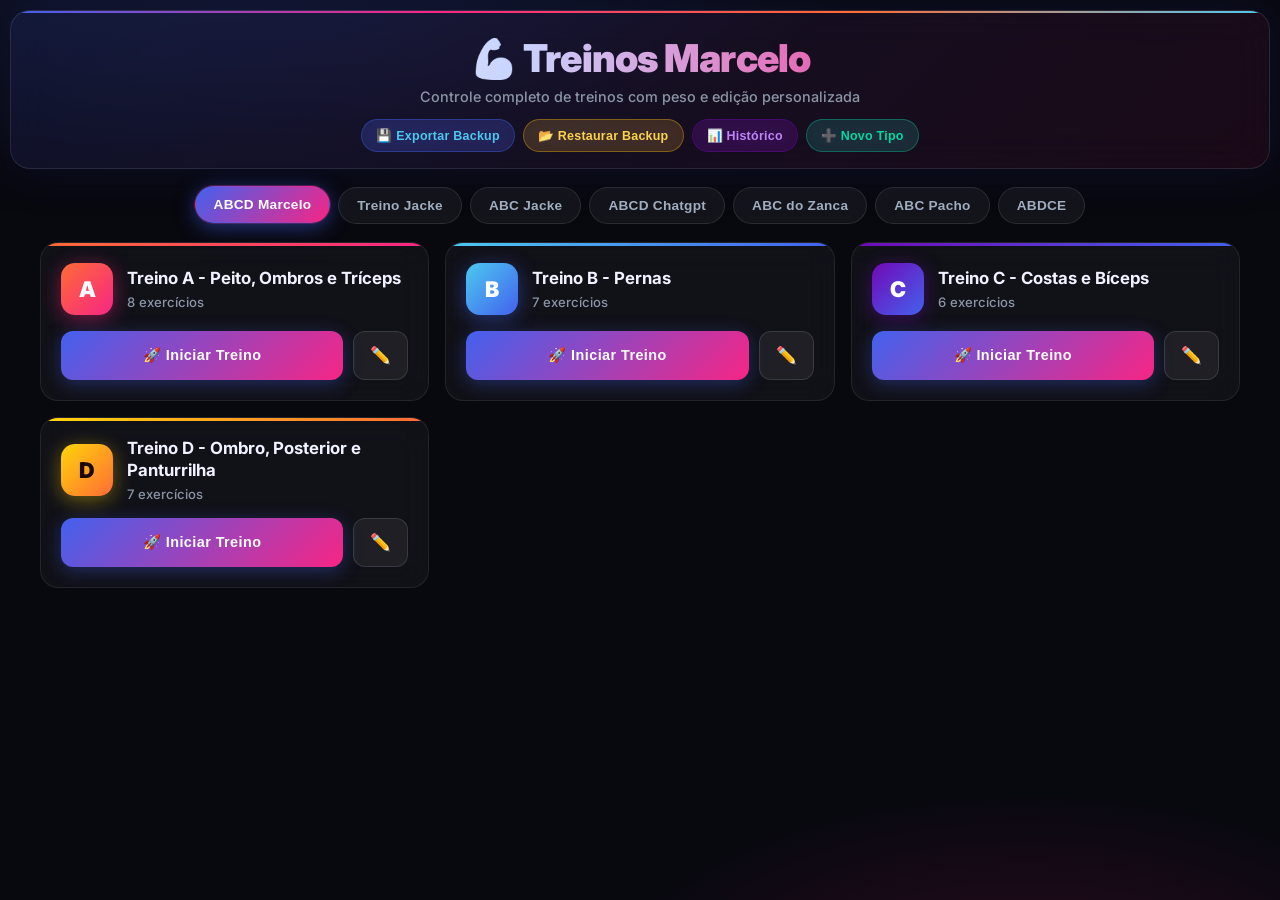
<file: marcelo-7-tipos-final.html>
﻿<!DOCTYPE html>
<html lang="pt-br">
<head>
    <meta charset="UTF-8">
    <meta name="viewport" content="width=device-width, initial-scale=1.0, maximum-scale=1.0, user-scalable=no, viewport-fit=cover">
    <title>💪 Treinos Marcelo - 7 Tipos</title>
    <meta name="description" content="App completo de treinos com controle de peso e edição">
    <meta name="mobile-web-app-capable" content="yes">
    <meta name="apple-mobile-web-app-capable" content="yes">
    <meta name="apple-mobile-web-app-status-bar-style" content="black-translucent">
    <link rel="manifest" href="manifest-mobile.json">
    <meta name="theme-color" content="#0a0a1a">
    <link rel="preconnect" href="https://fonts.googleapis.com">
    <link rel="preconnect" href="https://fonts.gstatic.com" crossorigin>
    <link href="https://fonts.googleapis.com/css2?family=Inter:wght@400;600;700;800;900&display=swap" rel="stylesheet">
    
    <style>
        * {
            margin: 0;
            padding: 0;
            box-sizing: border-box;
        }

        :root {
            --neon-orange: #ff6b35;
            --neon-pink:   #f72585;
            --neon-purple: #7209b7;
            --neon-blue:   #4361ee;
            --neon-cyan:   #4cc9f0;
            --neon-green:  #06d6a0;
            --neon-yellow: #ffd60a;
            --card-bg:     rgba(255,255,255,0.04);
            --card-border: rgba(255,255,255,0.08);
            --modal-bg:    rgba(8,8,20,0.97);
            --text-muted:  #8b95a6;
        }

        html { scroll-behavior: smooth; }

        body {
            font-family: 'Inter', 'Segoe UI', sans-serif;
            background: #08080f;
            background-image:
                radial-gradient(ellipse 80% 50% at 20% -10%, rgba(67,97,238,0.18) 0%, transparent 60%),
                radial-gradient(ellipse 60% 40% at 80% 110%, rgba(247,37,133,0.14) 0%, transparent 55%);
            color: #e8eaf0;
            min-height: 100vh;
            padding: 10px;
            -webkit-font-smoothing: antialiased;
            -moz-osx-font-smoothing: grayscale;
            touch-action: manipulation;
        }

        .header {
            text-align: center;
            padding: 24px 20px 16px;
            background: linear-gradient(135deg, rgba(67,97,238,0.12) 0%, rgba(247,37,133,0.08) 100%);
            backdrop-filter: blur(20px);
            -webkit-backdrop-filter: blur(20px);
            border-radius: 20px;
            margin-bottom: 18px;
            border: 1px solid rgba(255,255,255,0.1);
            box-shadow: 0 0 40px rgba(67,97,238,0.15), 0 8px 32px rgba(0,0,0,0.5);
            position: relative;
            overflow: hidden;
        }

        .header::before {
            content: '';
            position: absolute;
            top: 0; left: 0; right: 0;
            height: 2px;
            background: linear-gradient(90deg, var(--neon-blue), var(--neon-pink), var(--neon-orange), var(--neon-cyan));
        }

        .header h1 {
            font-size: 2.4em;
            font-weight: 900;
            letter-spacing: -0.02em;
            margin-bottom: 6px;
            background: linear-gradient(90deg, #fff 0%, #c9d4ff 40%, var(--neon-pink) 80%, var(--neon-orange) 100%);
            -webkit-background-clip: text;
            -webkit-text-fill-color: transparent;
            background-clip: text;
        }

        .header > p {
            color: var(--text-muted);
            font-size: 0.9em;
            font-weight: 500;
        }

        .tipo-selector {
            display: flex;
            flex-wrap: wrap;
            gap: 8px;
            justify-content: center;
            margin-bottom: 18px;
            position: relative;
        }

        .tipo-btn {
            padding: 10px 18px;
            border: 1px solid rgba(255,255,255,0.1);
            border-radius: 25px;
            background: rgba(255,255,255,0.05);
            color: #a0aec0;
            cursor: pointer;
            transition: all 0.25s ease;
            font-weight: 700;
            font-size: 0.85em;
            letter-spacing: 0.02em;
            backdrop-filter: blur(10px);
            user-select: none;
            -webkit-tap-highlight-color: transparent;
        }

        .tipo-btn:hover {
            background: rgba(255,255,255,0.1);
            color: #fff;
            border-color: rgba(255,255,255,0.25);
            transform: translateY(-2px);
        }

        .tipo-btn.active {
            background: linear-gradient(135deg, var(--neon-blue), var(--neon-pink));
            color: #fff;
            border-color: transparent;
            box-shadow: 0 4px 20px rgba(67,97,238,0.5), 0 0 0 1px rgba(247,37,133,0.3);
            transform: translateY(-1px);
        }

        .treinos-grid {
            display: grid;
            grid-template-columns: repeat(auto-fit, minmax(300px, 1fr));
            gap: 16px;
            max-width: 1200px;
            margin: 0 auto;
        }

        .treino-card {
            background: var(--card-bg);
            backdrop-filter: blur(16px);
            -webkit-backdrop-filter: blur(16px);
            border-radius: 18px;
            padding: 20px;
            border: 1px solid var(--card-border);
            transition: transform 0.25s cubic-bezier(0.4,0,0.2,1), box-shadow 0.25s ease;
            position: relative;
            overflow: hidden;
            transform: translateZ(0);
        }

        /* Barra colorida no topo de cada card por tipo */
        .treino-card::before {
            content: '';
            position: absolute;
            top: 0; left: 0; right: 0;
            height: 3px;
        }
        .treino-a::before { background: linear-gradient(90deg, #ff6b35, #f72585); }
        .treino-b::before { background: linear-gradient(90deg, #4cc9f0, #4361ee); }
        .treino-c::before { background: linear-gradient(90deg, #7209b7, #4361ee); }
        .treino-d::before { background: linear-gradient(90deg, #ffd60a, #ff6b35); }
        .treino-e::before { background: linear-gradient(90deg, #06d6a0, #4cc9f0); }

        .treino-card:hover {
            transform: translateY(-6px) translateZ(0);
            box-shadow: 0 20px 50px rgba(0,0,0,0.5);
            border-color: rgba(255,255,255,0.14);
        }

        .treino-card:active {
            transform: translateY(-2px) scale(0.99) translateZ(0);
        }

        .treino-header {
            display: flex;
            align-items: center;
            margin-bottom: 16px;
        }

        .treino-letra {
            width: 52px;
            height: 52px;
            border-radius: 14px;
            display: flex;
            align-items: center;
            justify-content: center;
            font-weight: 900;
            font-size: 1.35em;
            margin-right: 14px;
            flex-shrink: 0;
            color: #fff;
        }

        .treino-a .treino-letra {
            background: linear-gradient(135deg, #ff6b35, #f72585);
            box-shadow: 0 4px 20px rgba(247,37,133,0.45);
        }
        .treino-b .treino-letra {
            background: linear-gradient(135deg, #4cc9f0, #4361ee);
            box-shadow: 0 4px 20px rgba(67,97,238,0.45);
        }
        .treino-c .treino-letra {
            background: linear-gradient(135deg, #7209b7, #4361ee);
            box-shadow: 0 4px 20px rgba(114,9,183,0.45);
        }
        .treino-d .treino-letra {
            background: linear-gradient(135deg, #ffd60a, #ff6b35);
            box-shadow: 0 4px 20px rgba(255,214,10,0.4);
            color: #1a0a00;
        }
        .treino-e .treino-letra {
            background: linear-gradient(135deg, #06d6a0, #4cc9f0);
            box-shadow: 0 4px 20px rgba(6,214,160,0.4);
            color: #001a14;
        }

        .treino-info h3 {
            font-size: 1.05em;
            font-weight: 700;
            margin-bottom: 4px;
            color: #f0f2ff;
            line-height: 1.3;
        }

        .treino-info p {
            color: var(--text-muted);
            font-size: 0.82em;
            font-weight: 500;
        }

        .treino-actions {
            display: flex;
            gap: 10px;
            margin-top: 16px;
        }

        .btn-iniciar {
            flex: 1;
            padding: 13px 12px;
            border: none;
            border-radius: 12px;
            background: linear-gradient(135deg, #4361ee, #f72585);
            color: #fff;
            font-weight: 800;
            font-size: 0.9em;
            letter-spacing: 0.03em;
            cursor: pointer;
            transition: all 0.25s ease;
            user-select: none;
            -webkit-tap-highlight-color: transparent;
            box-shadow: 0 4px 18px rgba(67,97,238,0.35);
        }

        .btn-iniciar:hover {
            transform: scale(1.04);
            box-shadow: 0 8px 28px rgba(67,97,238,0.55);
        }

        .btn-iniciar:active { transform: scale(0.97); }

        .btn-edit {
            padding: 13px 16px;
            border: 1px solid rgba(255,255,255,0.12);
            border-radius: 12px;
            background: rgba(255,255,255,0.06);
            color: #c0c8e0;
            cursor: pointer;
            transition: all 0.25s ease;
            user-select: none;
            -webkit-tap-highlight-color: transparent;
            font-size: 1.05em;
        }

        .btn-edit:hover {
            background: rgba(255,255,255,0.12);
            border-color: rgba(255,255,255,0.25);
            transform: scale(1.06);
        }

        .btn-edit:active { transform: scale(0.95); }

        /* Modal */
        .modal-overlay {
            position: fixed;
            inset: 0;
            background: rgba(0,0,0,0.82);
            backdrop-filter: blur(6px);
            -webkit-backdrop-filter: blur(6px);
            display: flex;
            align-items: center;
            justify-content: center;
            z-index: 1000;
            padding: 16px;
        }

        .modal-content {
            background: var(--modal-bg);
            backdrop-filter: blur(30px);
            border-radius: 22px;
            padding: 28px;
            max-width: 500px;
            width: 100%;
            max-height: 92vh;
            overflow-y: auto;
            border: 1px solid rgba(255,255,255,0.1);
            box-shadow: 0 30px 80px rgba(0,0,0,0.7), 0 0 0 1px rgba(67,97,238,0.15);
            position: relative;
        }

        .modal-content::before {
            content: '';
            position: absolute;
            top: 0; left: 0; right: 0;
            height: 2px;
            border-radius: 22px 22px 0 0;
            background: linear-gradient(90deg, var(--neon-blue), var(--neon-pink));
        }

        .modal-header {
            text-align: center;
            margin-bottom: 22px;
        }

        .modal-header h2 {
            margin-bottom: 6px;
            font-size: 1.4em;
            font-weight: 800;
            background: linear-gradient(90deg, #fff, var(--neon-cyan), var(--neon-pink));
            -webkit-background-clip: text;
            -webkit-text-fill-color: transparent;
            background-clip: text;
        }

        .modal-header p {
            color: var(--text-muted);
            font-size: 0.88em;
        }

        .exercicio-item {
            background: rgba(255,255,255,0.04);
            border: 1px solid rgba(255,255,255,0.07);
            border-radius: 14px;
            padding: 14px 16px;
            margin-bottom: 12px;
            display: flex;
            justify-content: space-between;
            align-items: flex-start;
            transition: all 0.25s ease;
            gap: 10px;
        }

        .exercicio-item:hover {
            background: rgba(255,255,255,0.07);
            border-color: rgba(255,255,255,0.12);
        }

        .exercicio-item.concluido {
            background: rgba(6,214,160,0.08);
            border-color: rgba(6,214,160,0.3);
        }

        .exercicio-info { flex: 1; }

        .exercicio-nome {
            font-weight: 700;
            font-size: 0.95em;
            margin-bottom: 4px;
            color: #e8eaf0;
        }

        .exercicio-controls {
            display: flex;
            align-items: center;
            gap: 8px;
        }

        .peso-input {
            width: 68px;
            padding: 8px 6px;
            border: 1px solid rgba(255,255,255,0.15);
            border-radius: 8px;
            background: rgba(255,255,255,0.07);
            color: #fff;
            text-align: center;
            font-size: 0.95em;
            font-weight: 700;
            outline: none;
            transition: border-color 0.2s;
        }

        .peso-input:focus {
            border-color: var(--neon-blue);
            background: rgba(67,97,238,0.1);
        }

        .peso-input::placeholder { color: rgba(255,255,255,0.35); }

        .btn-concluir {
            padding: 8px 14px;
            border: none;
            border-radius: 8px;
            background: rgba(6,214,160,0.2);
            border: 1px solid rgba(6,214,160,0.4);
            color: #06d6a0;
            cursor: pointer;
            transition: all 0.2s;
            font-weight: 700;
            font-size: 0.82em;
            white-space: nowrap;
        }

        .btn-concluir:hover {
            background: rgba(6,214,160,0.35);
            box-shadow: 0 0 12px rgba(6,214,160,0.3);
        }

        .btn-concluir.concluido {
            background: rgba(6,214,160,0.25);
            border-color: #06d6a0;
            color: #06d6a0;
        }

        .btn-concluir:active { transform: scale(0.95); }

        .modal-footer {
            text-align: center;
            margin-top: 22px;
        }

        .btn-fechar {
            padding: 13px 36px;
            border: 1px solid rgba(255,255,255,0.12);
            border-radius: 12px;
            background: linear-gradient(135deg, rgba(67,97,238,0.25), rgba(247,37,133,0.2));
            color: #fff;
            cursor: pointer;
            transition: all 0.25s;
            font-weight: 700;
            font-size: 0.95em;
            letter-spacing: 0.03em;
        }

        .btn-fechar:hover {
            background: linear-gradient(135deg, rgba(67,97,238,0.45), rgba(247,37,133,0.35));
            box-shadow: 0 4px 20px rgba(67,97,238,0.35);
            transform: translateY(-1px);
        }

        /* Modal de edição */
        .form-group {
            margin-bottom: 18px;
        }

        .form-group label {
            display: block;
            margin-bottom: 7px;
            font-weight: 700;
            font-size: 0.82em;
            letter-spacing: 0.06em;
            text-transform: uppercase;
            color: var(--neon-cyan);
        }

        .form-group input,
        .form-group textarea {
            width: 100%;
            padding: 12px 14px;
            border: 1px solid rgba(255,255,255,0.12);
            border-radius: 10px;
            background: rgba(255,255,255,0.05);
            color: #f0f2ff;
            font-size: 15px;
            font-family: inherit;
            outline: none;
            transition: border-color 0.2s, background 0.2s;
        }

        .form-group input:focus,
        .form-group textarea:focus {
            border-color: var(--neon-blue);
            background: rgba(67,97,238,0.08);
        }

        .form-group input::placeholder,
        .form-group textarea::placeholder {
            color: rgba(255,255,255,0.3);
        }

        .exercicios-lista {
            max-height: 280px;
            overflow-y: auto;
            border: 1px solid rgba(255,255,255,0.08);
            border-radius: 12px;
            padding: 12px;
            background: rgba(0,0,0,0.2);
            scrollbar-width: thin;
            scrollbar-color: rgba(255,255,255,0.15) transparent;
        }

        .exercicio-edit {
            display: flex;
            align-items: center;
            gap: 10px;
            margin-bottom: 8px;
            padding: 10px 12px;
            background: rgba(255,255,255,0.04);
            border: 1px solid rgba(255,255,255,0.07);
            border-radius: 10px;
            transition: background 0.2s;
        }

        .exercicio-edit:hover { background: rgba(255,255,255,0.07); }

        .exercicio-input {
            flex: 1;
            padding: 8px 10px;
            border: 1px solid rgba(255,255,255,0.1);
            border-radius: 7px;
            background: rgba(255,255,255,0.06);
            color: #f0f2ff;
            font-size: 0.95em;
            font-family: inherit;
            outline: none;
        }

        .exercicio-input:focus {
            border-color: var(--neon-blue);
            background: rgba(67,97,238,0.08);
        }

        .btn-remove {
            background: rgba(239,68,68,0.2);
            border: 1px solid rgba(239,68,68,0.4);
            color: #f87171;
            border-radius: 50%;
            width: 30px;
            height: 30px;
            min-width: 30px;
            cursor: pointer;
            display: flex;
            align-items: center;
            justify-content: center;
            font-weight: bold;
            font-size: 1.1em;
            transition: all 0.2s;
        }

        .btn-remove:hover {
            background: rgba(239,68,68,0.5);
            color: #fff;
        }

        .btn-add {
            width: 100%;
            padding: 12px;
            border: 1px dashed rgba(6,214,160,0.4);
            border-radius: 10px;
            background: rgba(6,214,160,0.06);
            color: var(--neon-green);
            cursor: pointer;
            margin-top: 10px;
            font-weight: 700;
            font-size: 0.9em;
            transition: all 0.2s;
        }

        .btn-add:hover {
            background: rgba(6,214,160,0.15);
            border-color: var(--neon-green);
        }

        .form-actions {
            display: flex;
            gap: 12px;
            margin-top: 22px;
        }

        .btn-salvar {
            flex: 1;
            padding: 13px;
            border: none;
            border-radius: 12px;
            background: linear-gradient(135deg, #06d6a0, #4361ee);
            color: white;
            font-weight: 800;
            cursor: pointer;
            transition: all 0.25s;
            font-size: 0.95em;
            box-shadow: 0 4px 18px rgba(6,214,160,0.3);
        }

        .btn-salvar:hover {
            transform: scale(1.04);
            box-shadow: 0 6px 24px rgba(6,214,160,0.45);
        }

        .btn-cancelar {
            flex: 1;
            padding: 13px;
            border: 1px solid rgba(255,255,255,0.12);
            border-radius: 12px;
            background: rgba(255,255,255,0.05);
            color: #a0aec0;
            cursor: pointer;
            transition: all 0.25s;
            font-size: 0.95em;
        }

        .btn-cancelar:hover {
            background: rgba(255,255,255,0.1);
            color: #fff;
        }

        /* Notificações */
        .notification {
            position: fixed;
            top: 16px;
            right: 16px;
            left: 16px;
            padding: 14px 20px;
            border-radius: 14px;
            color: white;
            font-weight: 700;
            font-size: 0.92em;
            z-index: 9999;
            animation: notifSlide 0.35s cubic-bezier(0.34,1.56,0.64,1);
            text-align: center;
            box-shadow: 0 8px 32px rgba(0,0,0,0.5);
            backdrop-filter: blur(20px);
            border: 1px solid rgba(255,255,255,0.15);
        }

        .notification.success {
            background: linear-gradient(135deg, rgba(6,214,160,0.85), rgba(67,97,238,0.75));
            box-shadow: 0 8px 32px rgba(6,214,160,0.3);
        }

        .notification.warning {
            background: linear-gradient(135deg, rgba(255,193,7,0.85), rgba(255,107,53,0.75));
            box-shadow: 0 8px 32px rgba(255,193,7,0.3);
        }

        @keyframes notifSlide {
            from { transform: translateY(-120%) scale(0.9); opacity: 0; }
            to   { transform: translateY(0) scale(1);       opacity: 1; }
        }

        /* Feedback touch */
        .tipo-btn:active    { transform: scale(0.95); }
        .btn-iniciar:active { transform: scale(0.96); }
        .btn-edit:active    { transform: scale(0.95); }
        .btn-concluir:active{ transform: scale(0.95); }

        /* Responsivo otimizado para Poco X7 Pro e outros celulares */
        @media (max-width: 768px) {
            body {
                padding: 8px;
            }
            
            .header {
                padding: 16px;
                margin-bottom: 16px;
            }
            
            .header h1 { 
                font-size: 2em; 
                margin-bottom: 8px;
            }
            
            .header p {
                font-size: 0.95em;
                opacity: 0.9;
            }
            
            .tipo-selector {
                gap: 8px;
                margin-bottom: 16px;
                padding: 0 4px;
            }
            
            .tipo-btn { 
                padding: 12px 16px; 
                font-size: 0.9em;
                min-width: auto;
                flex: 1;
                max-width: 140px;
            }
            
            .treinos-grid { 
                grid-template-columns: 1fr;
                gap: 16px;
                max-width: 100%;
            }
            
            .treino-card {
                padding: 18px;
                margin: 0;
            }
            
            .treino-header {
                margin-bottom: 12px;
            }
            
            .treino-letra {
                width: 45px;
                height: 45px;
                font-size: 1.1em;
                margin-right: 12px;
            }
            
            .treino-info h3 {
                font-size: 1.1em;
                line-height: 1.3;
                margin-bottom: 4px;
            }
            
            .treino-info p {
                font-size: 0.85em;
                line-height: 1.2;
            }
            
            .treino-actions {
                gap: 8px;
                margin-top: 12px;
            }
            
            .btn-iniciar {
                padding: 14px;
                font-size: 0.95em;
            }
            
            .btn-edit {
                padding: 14px 18px;
                font-size: 1.1em;
            }
        }

        /* Otimização específica para telas grandes de celular (Poco X7 Pro) */
        @media (min-width: 390px) and (max-width: 768px) {
            .tipo-selector {
                justify-content: flex-start;
                overflow-x: auto;
                padding: 0 8px 8px 8px;
                scrollbar-width: none;
                -ms-overflow-style: none;
            }
            
            .tipo-selector::-webkit-scrollbar {
                display: none;
            }
            
            .tipo-btn {
                flex-shrink: 0;
                white-space: nowrap;
            }
            
            .treinos-grid {
                grid-template-columns: repeat(auto-fit, minmax(280px, 1fr));
                gap: 14px;
            }
        }

        /* Modal responsivo */
        @media (max-width: 768px) {
            .modal-overlay {
                padding: 12px;
                align-items: flex-start;
                padding-top: 20px;
            }
            
            .modal-content { 
                padding: 20px;
                margin: 0;
                width: 100%;
                max-width: 100%;
                max-height: calc(100vh - 40px);
                border-radius: 16px;
            }
            
            .modal-header h2 {
                font-size: 1.4em;
                margin-bottom: 8px;
            }
            
            .modal-header p {
                font-size: 0.9em;
            }
            
            .exercicio-item {
                padding: 14px;
                margin-bottom: 12px;
                border-radius: 8px;
            }
            
            .exercicio-nome {
                font-size: 0.95em;
                line-height: 1.3;
            }
            
            .exercicio-controls {
                gap: 8px;
                flex-wrap: wrap;
            }
            
            .peso-input {
                width: 65px;
                padding: 10px 8px;
                font-size: 16px; /* Evita zoom no iOS */
            }
            
            .btn-concluir {
                padding: 10px 12px;
                font-size: 0.9em;
                white-space: nowrap;
            }
            
            .form-group {
                margin-bottom: 16px;
            }
            
            .form-group input,
            .form-group textarea {
                padding: 14px;
                font-size: 16px; /* Evita zoom no iOS */
                border-radius: 10px;
            }
            
            .exercicios-lista {
                max-height: 250px;
                padding: 12px;
            }
            
            .exercicio-edit {
                padding: 8px;
                margin-bottom: 8px;
                gap: 8px;
            }
            
            .exercicio-input {
                padding: 10px;
                font-size: 16px; /* Evita zoom no iOS */
            }
            
            .btn-remove {
                width: 32px;
                height: 32px;
                font-size: 1.1em;
            }
            
            .btn-add {
                padding: 14px;
                font-size: 0.95em;
                margin-top: 8px;
            }
            
            .form-actions {
                gap: 12px;
                margin-top: 20px;
            }
            
            .btn-salvar,
            .btn-cancelar {
                padding: 14px;
                font-size: 1em;
                border-radius: 10px;
            }
            
            .btn-fechar {
                padding: 14px 24px;
                font-size: 1em;
                border-radius: 10px;
            }
            
            .notification {
                top: 10px;
                right: 10px;
                left: 10px;
                padding: 14px 16px;
                font-size: 0.9em;
            }
        }

        /* Otimização para telas muito pequenas */
        @media (max-width: 360px) {
            .header h1 { 
                font-size: 1.7em; 
            }
            
            .tipo-btn { 
                padding: 10px 12px; 
                font-size: 0.85em;
                max-width: 120px;
            }
            
            .treino-card {
                padding: 16px;
            }
            
            .treino-letra {
                width: 40px;
                height: 40px;
                font-size: 1em;
                margin-right: 10px;
            }
            
            .btn-iniciar {
                padding: 12px;
                font-size: 0.9em;
            }
            
            .btn-edit {
                padding: 12px 16px;
            }
        }

        /* Melhorias para interação touch */
        @media (hover: none) and (pointer: coarse) {
            .tipo-btn,
            .btn-iniciar,
            .btn-edit,
            .btn-concluir,
            .btn-salvar,
            .btn-cancelar,
            .btn-fechar {
                min-height: 44px;
            }
            
            .btn-remove {
                min-width: 44px;
                min-height: 44px;
            }
            
            .peso-input {
                min-height: 44px;
            }
        }

        /* ===== TIMER DE DESCANSO ===== */
        .timer-container {
            background: linear-gradient(135deg, rgba(67,97,238,0.12), rgba(76,201,240,0.08));
            border: 1px solid rgba(67,97,238,0.25);
            border-radius: 16px;
            padding: 18px;
            margin-bottom: 18px;
            text-align: center;
            box-shadow: 0 4px 24px rgba(67,97,238,0.15);
        }

        .timer-titulo {
            font-size: 0.75em;
            font-weight: 700;
            letter-spacing: 0.12em;
            text-transform: uppercase;
            color: var(--neon-cyan);
            margin-bottom: 10px;
        }

        .timer-display {
            font-size: 3.5em;
            font-weight: 900;
            font-variant-numeric: tabular-nums;
            letter-spacing: -0.04em;
            margin-bottom: 8px;
            transition: color 0.3s, text-shadow 0.3s;
        }

        .timer-display.urgente {
            color: #ff4757;
            text-shadow: 0 0 20px rgba(255,71,87,0.6);
        }
        .timer-display.normal {
            color: var(--neon-cyan);
            text-shadow: 0 0 20px rgba(76,201,240,0.5);
        }

        .timer-config {
            display: flex;
            align-items: center;
            justify-content: center;
            gap: 8px;
            margin-bottom: 12px;
        }

        .timer-config label {
            font-size: 0.82em;
            color: var(--text-muted);
            font-weight: 600;
        }

        .timer-input {
            width: 68px;
            padding: 7px 8px;
            border: 1px solid rgba(76,201,240,0.3);
            border-radius: 8px;
            background: rgba(76,201,240,0.07);
            color: #fff;
            text-align: center;
            font-size: 1em;
            font-weight: 700;
            font-family: inherit;
            outline: none;
        }

        .timer-input:focus { border-color: var(--neon-cyan); }

        .timer-btn-set {
            padding: 7px 14px;
            border: none;
            border-radius: 8px;
            background: var(--neon-blue);
            color: white;
            cursor: pointer;
            font-size: 0.82em;
            font-weight: 700;
            transition: all 0.2s;
            box-shadow: 0 2px 10px rgba(67,97,238,0.4);
        }

        .timer-btn-set:hover { filter: brightness(1.2); transform: scale(1.05); }

        .timer-controles {
            display: flex;
            gap: 10px;
            justify-content: center;
        }

        .timer-btn {
            padding: 11px 22px;
            border: none;
            border-radius: 10px;
            font-weight: 800;
            cursor: pointer;
            transition: all 0.2s;
            font-size: 0.88em;
            letter-spacing: 0.02em;
        }

        .timer-btn.play  {
            background: linear-gradient(135deg, #06d6a0, #4361ee);
            color: white;
            box-shadow: 0 4px 16px rgba(6,214,160,0.4);
        }
        .timer-btn.pause {
            background: linear-gradient(135deg, #ff4757, #f72585);
            color: white;
            box-shadow: 0 4px 16px rgba(255,71,87,0.4);
        }
        .timer-btn.reset {
            background: rgba(255,255,255,0.08);
            border: 1px solid rgba(255,255,255,0.15);
            color: #a0aec0;
        }
        .timer-btn:hover { filter: brightness(1.15); transform: scale(1.05); }
        .timer-btn:active { transform: scale(0.95); }

        .timer-progress {
            width: 100%;
            height: 5px;
            background: rgba(255,255,255,0.07);
            border-radius: 3px;
            margin-bottom: 12px;
            overflow: hidden;
        }

        .timer-progress-bar {
            height: 100%;
            border-radius: 3px;
            background: linear-gradient(90deg, var(--neon-cyan), var(--neon-blue), var(--neon-pink));
            transition: width 0.9s linear;
            box-shadow: 0 0 8px rgba(76,201,240,0.6);
        }

        /* ===== SÉRIES ===== */
        .series-info {
            font-size: 0.78em;
            color: var(--text-muted);
            margin-top: 3px;
            font-weight: 500;
        }

        .serie-badge {
            display: inline-flex;
            align-items: center;
            gap: 4px;
            background: rgba(67,97,238,0.2);
            border: 1px solid rgba(67,97,238,0.4);
            border-radius: 20px;
            padding: 3px 10px;
            font-size: 0.78em;
            font-weight: 700;
            color: var(--neon-cyan);
            margin-top: 5px;
        }

        .serie-badge.completo {
            background: rgba(6,214,160,0.2);
            border-color: rgba(6,214,160,0.5);
            color: var(--neon-green);
            box-shadow: 0 0 10px rgba(6,214,160,0.2);
        }

        /* ===== CONTROLES DE SÉRIES NO MODAL ===== */
        .series-controles {
            display: flex;
            align-items: center;
            gap: 6px;
            margin-top: 8px;
        }

        .serie-btn {
            width: 30px;
            height: 30px;
            border: none;
            border-radius: 8px;
            font-weight: 900;
            font-size: 1.1em;
            cursor: pointer;
            display: flex;
            align-items: center;
            justify-content: center;
            transition: all 0.2s;
        }

        .serie-btn.menos {
            background: rgba(239,68,68,0.2);
            border: 1px solid rgba(239,68,68,0.4);
            color: #f87171;
        }
        .serie-btn.mais {
            background: rgba(6,214,160,0.2);
            border: 1px solid rgba(6,214,160,0.4);
            color: var(--neon-green);
        }
        .serie-btn:hover { filter: brightness(1.3); transform: scale(1.12); }
        .serie-btn:active { transform: scale(0.9); }

        .serie-contador {
            font-weight: 900;
            font-size: 1.05em;
            min-width: 44px;
            text-align: center;
            color: var(--neon-cyan);
            text-shadow: 0 0 8px rgba(76,201,240,0.4);
        }

        /* ===== CABEÇALHO - AÇÕES ===== */
        .header-acoes {
            display: flex;
            gap: 8px;
            justify-content: center;
            margin-top: 14px;
            flex-wrap: wrap;
        }

        .btn-acao-header {
            padding: 8px 14px;
            border-radius: 20px;
            font-size: 0.78em;
            font-weight: 700;
            letter-spacing: 0.02em;
            cursor: pointer;
            transition: all 0.2s;
            backdrop-filter: blur(10px);
        }

        .btn-backup    { background: rgba(67,97,238,0.2);  color: var(--neon-cyan);   border: 1px solid rgba(67,97,238,0.4); }
        .btn-restaurar { background: rgba(255,193,7,0.15); color: #fcd34d;            border: 1px solid rgba(255,193,7,0.35); }
        .btn-historico { background: rgba(114,9,183,0.2);  color: #c084fc;            border: 1px solid rgba(114,9,183,0.4); }
        .btn-novo-tipo { background: rgba(6,214,160,0.15); color: var(--neon-green);  border: 1px solid rgba(6,214,160,0.35); }

        .btn-acao-header:hover {
            filter: brightness(1.4);
            transform: translateY(-2px);
            box-shadow: 0 4px 14px rgba(0,0,0,0.3);
        }

        /* ===== HISTÓRICO DE TREINOS ===== */
        .historico-item {
            background: rgba(255,255,255,0.04);
            border-radius: 12px;
            padding: 14px 16px;
            margin-bottom: 10px;
            border-left: 3px solid var(--neon-blue);
            border-top: 1px solid rgba(255,255,255,0.06);
            border-right: 1px solid rgba(255,255,255,0.06);
            border-bottom: 1px solid rgba(255,255,255,0.06);
            transition: background 0.2s;
        }

        .historico-item:hover { background: rgba(255,255,255,0.07); }

        .historico-data {
            font-size: 0.75em;
            font-weight: 600;
            letter-spacing: 0.04em;
            color: var(--neon-cyan);
            margin-bottom: 4px;
        }

        .historico-nome {
            font-weight: 800;
            font-size: 0.95em;
            margin-bottom: 6px;
            color: #e8eaf0;
        }

        .historico-exercicios {
            font-size: 0.82em;
            color: var(--text-muted);
            line-height: 1.6;
        }

        .btn-limpar-hist {
            width: 100%;
            padding: 11px;
            border: 1px solid rgba(239,68,68,0.3);
            border-radius: 10px;
            background: rgba(239,68,68,0.1);
            color: #f87171;
            cursor: pointer;
            margin-top: 12px;
            font-weight: 700;
            transition: all 0.2s;
        }

        .btn-limpar-hist:hover {
            background: rgba(239,68,68,0.25);
            box-shadow: 0 0 12px rgba(239,68,68,0.2);
        }

        /* ===== NOVO TIPO DE TREINO ===== */
        .tipo-novo-form {
            display: flex;
            gap: 10px;
            margin-bottom: 15px;
        }

        .tipo-novo-form input {
            flex: 1;
            padding: 12px 14px;
            border-radius: 10px;
            border: 1px solid rgba(255,255,255,0.12);
            background: rgba(255,255,255,0.05);
            color: #f0f2ff;
            font-size: 15px;
            font-family: inherit;
            outline: none;
        }

        .tipo-novo-form input:focus {
            border-color: var(--neon-green);
            background: rgba(6,214,160,0.06);
        }

        .btn-criar-tipo {
            padding: 12px 18px;
            border: none;
            border-radius: 10px;
            background: linear-gradient(135deg, #06d6a0, #4361ee);
            color: white;
            font-weight: 800;
            cursor: pointer;
            white-space: nowrap;
            box-shadow: 0 4px 16px rgba(6,214,160,0.35);
            transition: all 0.2s;
        }

        .btn-criar-tipo:hover { filter: brightness(1.15); transform: scale(1.04); }

        /* Notificação de erro */
        .notification.error {
            background: linear-gradient(135deg, rgba(239,68,68,0.85), rgba(247,37,133,0.75));
            box-shadow: 0 8px 32px rgba(239,68,68,0.3);
        }

        /* Timer piscando quando termina */
        @keyframes piscar {
            0%, 100% { opacity: 1; }
            50%       { opacity: 0.25; }
        }
        .timer-display.fim {
            animation: piscar 0.5s infinite;
            color: #ff4757;
            text-shadow: 0 0 30px rgba(255,71,87,0.8);
        }

        /* Scrollbar customizada */
        ::-webkit-scrollbar { width: 5px; height: 5px; }
        ::-webkit-scrollbar-track { background: transparent; }
        ::-webkit-scrollbar-thumb { background: rgba(255,255,255,0.15); border-radius: 3px; }
        ::-webkit-scrollbar-thumb:hover { background: rgba(255,255,255,0.3); }
    </style>
</head>
<body>
    <div class="header">
        <h1>💪 Treinos Marcelo</h1>
        <p>Controle completo de treinos com peso e edição personalizada</p>
        <div class="header-acoes">
            <button class="btn-acao-header btn-backup"    onclick="exportarBackup()">💾 Exportar Backup</button>
            <button class="btn-acao-header btn-restaurar" onclick="importarBackup()">📂 Restaurar Backup</button>
            <button class="btn-acao-header btn-historico" onclick="verHistorico()">📊 Histórico</button>
            <button class="btn-acao-header btn-novo-tipo" onclick="novoTipoTreino()">➕ Novo Tipo</button>
        </div>
    </div>

    <!-- Input oculto para importar arquivo JSON -->
    <input type="file" id="inputImportacao" accept=".json" style="display:none" onchange="processarImportacao(event)">

    <div class="tipo-selector" id="tipoSelector">
        <!-- Botões dos tipos serão inseridos aqui -->
    </div>

    <div class="treinos-grid" id="treinosContainer">
        <!-- Cards dos treinos serão inseridos aqui -->
    </div>

    <script>
        // =============================================
        //  UTILITÁRIOS DE SEGURANÇA
        // =============================================
        function esc(str) {
            // Escapa texto para inserção segura em HTML (previne XSS)
            return String(str)
                .replace(/&/g, '&amp;')
                .replace(/</g, '&lt;')
                .replace(/>/g, '&gt;')
                .replace(/"/g, '&quot;')
                .replace(/'/g, '&#39;');
        }
    </script>
    <script>
        // =============================================
        //  ESTADO DA APLICAÇÃO
        // =============================================
        let tipoAtualIndex = 0;

        // =============================================
        //  TIMER DE DESCANSO
        // =============================================
        let timerInterval = null;
        let timerTotal    = 60;
        let timerAtual    = 60;
        let timerRodando  = false;
        let _timerModalId = null; // ID do modal que criou o timer

        function criarTimerHTML(descansoSugerido) {
            const seg = descansoSugerido || 60;
            return `
            <div class="timer-container" id="timerBox">
                <div class="timer-titulo">⏱️ TIMER DE DESCANSO</div>
                <div class="timer-progress"><div class="timer-progress-bar" id="timerBar" style="width:0%"></div></div>
                <div class="timer-display normal" id="timerDisplay">01:00</div>
                <div class="timer-config">
                    <label>Tempo (s):</label>
                    <input type="number" class="timer-input" id="timerInputSeg" min="5" max="600" value="${seg}">
                    <button class="timer-btn-set" onclick="definirTimer()">OK</button>
                </div>
                <div class="timer-controles">
                    <button class="timer-btn play" id="timerBtnPlay" onclick="toggleTimer()">▶️ Iniciar</button>
                    <button class="timer-btn reset" onclick="resetarTimer()">🔄 Reset</button>
                </div>
            </div>`;
        }

        function definirTimer() {
            const input = document.getElementById('timerInputSeg');
            const val   = parseInt(input.value);
            if (!val || val < 5 || val > 600) {
                mostrarNotificacao('⚠️ Digite um tempo entre 5 e 600 segundos', 'warning');
                return;
            }
            pararTimer();
            timerTotal  = val;
            timerAtual  = val;
            atualizarDisplayTimer();
        }

        function toggleTimer() {
            if (timerRodando) {
                pararTimer();
            } else {
                iniciarTimer();
            }
        }

        function iniciarTimer() {
            if (timerAtual <= 0) resetarTimer();
            timerRodando = true;
            const btn = document.getElementById('timerBtnPlay');
            if (btn) { btn.textContent = '⏸️ Pausar'; btn.className = 'timer-btn pause'; }

            timerInterval = setInterval(() => {
                timerAtual--;
                atualizarDisplayTimer();
                if (timerAtual <= 0) {
                    pararTimer();
                    timerConcluido();
                }
            }, 1000);
        }

        function pararTimer() {
            timerRodando = false;
            clearInterval(timerInterval);
            timerInterval = null;
            const btn = document.getElementById('timerBtnPlay');
            if (btn) { btn.textContent = '▶️ Iniciar'; btn.className = 'timer-btn play'; }
        }

        function resetarTimer() {
            pararTimer();
            timerAtual = timerTotal;
            atualizarDisplayTimer();
            const display = document.getElementById('timerDisplay');
            if (display) display.classList.remove('fim');
        }

        function atualizarDisplayTimer() {
            const display = document.getElementById('timerDisplay');
            const bar     = document.getElementById('timerBar');
            if (!display) return;

            const mins = Math.floor(timerAtual / 60);
            const secs = timerAtual % 60;
            display.textContent = `${String(mins).padStart(2,'0')}:${String(secs).padStart(2,'0')}`;

            const pct = timerTotal > 0 ? ((timerTotal - timerAtual) / timerTotal) * 100 : 0;
            if (bar) bar.style.width = pct + '%';

            // Cor: vermelho quando < 10s
            display.className = 'timer-display ' + (timerAtual <= 10 ? 'urgente' : 'normal');
        }

        function timerConcluido() {
            const display = document.getElementById('timerDisplay');
            if (display) { display.textContent = '00:00'; display.className = 'timer-display fim'; }
            mostrarNotificacao('⏰ Descanso concluído! Próxima série! 💪', 'success');
            // Vibrar no mobile, se disponível
            if (navigator.vibrate) navigator.vibrate([200, 100, 200]);
        }

        // =============================================
        //  DADOS DOS TREINOS — 7 TIPOS
        // =============================================
        const todosTipos = [
            // 0 - ABCD Marcelo (4 treinos)
            {
                nome: 'ABCD Marcelo',
                treinos: [
                    {
                        letra: 'A',
                        nome: 'Treino A - Peito, Ombros e Tríceps',
                        descricao: '8 exercícios',
                        classe: 'treino-a',
                        exercicios: ['Supino reto barra ou maq', 'Supino inclinado halteres', 'Voador', 'Desenvolvimento Máquina', 'Elevação lateral halter', 'Tríceps testa corda', 'Tríceps Corda', 'Supino declinado com alteres']
                    },
                    {
                        letra: 'B',
                        nome: 'Treino B - Pernas',
                        descricao: '7 exercícios',
                        classe: 'treino-b',
                        exercicios: ['Agachamento máquina', 'Leg Press', 'Cadeira Extensora', 'Mesa Flexora', 'Panturrilha em pé', 'Abdominal com cabo', 'Glúteo cabo ou máquina']
                    },
                    {
                        letra: 'C',
                        nome: 'Treino C - Costas e Bíceps',
                        descricao: '6 exercícios',
                        classe: 'treino-c',
                        exercicios: ['Puxada Alta pega Pronada', 'Remada Curvada Máquina', 'Serrote unilateral Halteres', 'Remada baixa cabo ou máquina', 'Rosca direta barra', 'Rosca Alternada, inclinada, alteres']
                    },
                    {
                        letra: 'D',
                        nome: 'Treino D - Ombro, Posterior e Panturrilha',
                        descricao: '7 exercícios',
                        classe: 'treino-d',
                        exercicios: ['Levantamento Terra Romeno', 'Cadeira Flexora', 'Elevação Lateral', 'Elevação posterior crucifixo invertido ou máquina', 'Encolhimento Halter ou Barra', 'Panturrilha sentado', 'Abdominal com cabo']
                    }
                ]
            },
            // 1 - Treino Jacke (5 treinos)
            {
                nome: 'Treino Jacke',
                treinos: [
                    {
                        letra: 'A',
                        nome: 'Segunda Peito - Tríceps',
                        descricao: '8 exercícios',
                        classe: 'treino-a',
                        exercicios: ['Tríceps Supinada com Anilha', 'Tríceps TopHead Deitado no Banco com Anilha', 'Tríceps Francês Sentado com Anilha', 'Supino Vertical', 'Supino Inclinado Máquina pronada', 'Tríceps Paralela Sentado Máquina', 'Crossover no Cabo Polia Alta', 'Tríceps no Cabo Polia Alta']
                    },
                    {
                        letra: 'B',
                        nome: 'Quadriceps - Panturrilha + Cárdio',
                        descricao: '6 exercícios',
                        classe: 'treino-b',
                        exercicios: ['Avanço com Afundo Unilateral (combinado)', 'Agachamento com Halter', 'Cadeira Extensora (banco afastado)', 'Cadeira Adutora (empurra com joelho)', 'Panturrilha na Parede', 'Corrida na Esteira com Trote']
                    },
                    {
                        letra: 'C',
                        nome: 'Quarta Costas - Biceps',
                        descricao: '8 exercícios',
                        classe: 'treino-c',
                        exercicios: ['Puxada Aberta Barra Reta (sentado)', 'Puxada Alta em Pé com Corda no Cabo Polia Alta', 'Remada Baixa Pegada Aberta', 'Remada Pronada Máquina Articulada', 'Rosca Concentrada com Halter', 'Rosca direta com halteres em Pé', 'Rosca Direta no Cabo Polia Baixa com Corda', 'Rosca Direta Sentado no Banco com Halteres']
                    },
                    {
                        letra: 'D',
                        nome: 'Posteriores e Glúteos + Cárdio',
                        descricao: '6 exercícios',
                        classe: 'treino-d',
                        exercicios: ['Ativação de Posterior e Glúteos Solo intercalado', 'Leg Press 45 (pés alinhados)', 'Cadeira Fletora (ajuste na panturrilha)', 'Leg Press Horizontal (pés afastados)', 'Cadeira Abdutora (empurra com joelho)', 'Corrida na Esteira em Trote']
                    },
                    {
                        letra: 'E',
                        nome: 'Ombro - Trapézio - Abdômen',
                        descricao: '8 exercícios',
                        classe: 'treino-e',
                        exercicios: ['Desenvolvimento Ombro com Halteres (em pé)', 'Elevação Frontal com Anilha', 'Elevação Frontal Sentado com Halteres', 'Remada Alta com Barra Reta no Cabo Polia Baixa', 'Encolhimento de Ombros Costas no Cabo Polia Baixa', 'Abdominal Infra Solo (pernas flexionadas)', 'Abdominal obliquo - Prancha lateral com movimento', 'Abdominal Oblíquo em Solo (foto touch)']
                    }
                ]
            },
            // 2 - ABC Jacke (3 treinos)
            {
                nome: 'ABC Jacke',
                treinos: [
                    {
                        letra: 'A',
                        nome: 'Treino A - Peito - Tríceps - Ombros',
                        descricao: '9 exercícios',
                        classe: 'treino-a',
                        exercicios: ['Supino Vertical', 'Supino com Halteres inclinado 30 graus', 'Crossover no Cabo Polia Alta (Peitoral Inclinado)', 'Tríceps TopHead Deitado no Banco com Anilha', 'Desenvolvimento Ombro com Halteres em pé', 'Elevação Frontal sentado com Halteres', 'Remada Alta com Barra Reta no Cabo Polia Baixa', 'Crucifixo Máquina', 'Tríceps supinado anilha']
                    },
                    {
                        letra: 'B',
                        nome: 'Treino B - Quadríceps - Posteriores - Panturrilha - Cardio',
                        descricao: '7 exercícios',
                        classe: 'treino-b',
                        exercicios: ['Agachamento com Halter', 'Cadeira Extensora', 'Cadeira Adutora', 'Leg Press 45', 'Cadeira Abdutora', 'Leg Press Horizontal', 'Corrida Esteira']
                    },
                    {
                        letra: 'C',
                        nome: 'Treino C - Costas - Bíceps - Trapézio - Abdômen',
                        descricao: '10 exercícios',
                        classe: 'treino-c',
                        exercicios: ['Puxada Aberta Barra Reta (sentado)', 'Remada Pronada Máquina Articulada', 'Rosca Direta no Cabo Polia Baixa com Corda', 'Rosca Direta Banco 45 ° com Halteres', 'Encolhimento de Ombros Costas no Cabo Polia Baixo', 'Abdominal Infra Solo (pernas flexionadas)', 'Abdominal Oblíquo - Prancha Lateral com movimento', 'Abdominal Oblíquo em Solo (foto touch)', 'Rosca direta com barra em w', 'Remada Serrote']
                    }
                ]
            },
            // 3 - ABCD Chatgpt (4 treinos)
            {
                nome: 'ABCD Chatgpt',
                treinos: [
                    {
                        letra: 'A',
                        nome: 'Treino A - Costas e Bíceps',
                        descricao: '6 exercícios • Alta intensidade',
                        classe: 'treino-a',
                        exercicios: ['Puxada Alta pegada pronada', 'Remada curvada máquina', 'Serrote Halteres', 'Remada baixa cabo/maquina', 'Rosca direta barra', 'Rosca Alternada inclinada']
                    },
                    {
                        letra: 'B',
                        nome: 'Treino B - Pernas',
                        descricao: '7 exercícios • Força máxima',
                        classe: 'treino-b',
                        exercicios: ['Agachamento maquina', 'Leg press', 'Cadeira extensora', 'Mesa flexora', 'Glúteo cabo ou máquina', 'Panturrilha em pé', 'Abdominal com cabo']
                    },
                    {
                        letra: 'C',
                        nome: 'Treino C - Peito, ombro e tríceps',
                        descricao: '7 exercícios • Força e massa',
                        classe: 'treino-c',
                        exercicios: ['Supino reto maquina', 'Supino inclinado com Halteres', 'Supino declinado com halteres', 'Desenvolvimento máquina', 'Elevação lateral', 'Tríceps testa corda', 'Tríceps corda']
                    },
                    {
                        letra: 'D',
                        nome: 'Treino D - Posterior, Ombro, Trapézio, panturrilha',
                        descricao: '6 exercícios • Delts e abdomen',
                        classe: 'treino-d',
                        exercicios: ['Levantamento Terra Romeno', 'Cadeira Flexora', 'Crucifixo invertido', 'Encolhimento halteres', 'Panturrilha sentado', 'Abdominal cabo']
                    }
                ]
            },
            // 4 - ABC do Zanca (3 treinos)
            {
                nome: 'ABC do Zanca',
                treinos: [
                    {
                        letra: 'A',
                        nome: 'Treino A - Push (Empurrar)',
                        descricao: '5 exercícios • Peito/ombros/tríceps',
                        classe: 'treino-a',
                        exercicios: ['Supino Reto', 'Desenvolvimento', 'Supino Inclinado', 'Elevação Lateral', 'Tríceps Pulley']
                    },
                    {
                        letra: 'B',
                        nome: 'Treino B - Pull (Puxar)',
                        descricao: '5 exercícios • Costas/bíceps',
                        classe: 'treino-b',
                        exercicios: ['Puxada Frontal', 'Remada Curvada', 'Remada Cavalinho', 'Rosca Direta', 'Rosca Martelo']
                    },
                    {
                        letra: 'C',
                        nome: 'Treino C - Legs (Pernas)',
                        descricao: '5 exercícios • Membros inferiores',
                        classe: 'treino-c',
                        exercicios: ['Agachamento', 'Leg Press', 'Stiff', 'Extensora', 'Panturrilha']
                    }
                ]
            },
            // 5 - ABC Pacho (3 treinos)
            {
                nome: 'ABC Pacho',
                treinos: [
                    {
                        letra: 'A',
                        nome: 'Treino A - Peito, Ombros e Tríceps',
                        descricao: '7 exercícios',
                        classe: 'treino-a',
                        exercicios: ['Supino Reto Barra/Maq', 'Supino inclinado Halter', 'Crucifixo Maq/Cabos', 'Desen. Front. Hal. Sent', 'Elevação lateral leve', 'Elevação frontal sentado com Halteres', 'Tríceps corda combinado com testa']
                    },
                    {
                        letra: 'B',
                        nome: 'Treino B - Costas, Bíceps e Abdômen',
                        descricao: '8 exercícios',
                        classe: 'treino-b',
                        exercicios: ['Puxa frente pega aber', 'Serrote', 'Remada baixa triangulo', 'Puxa Neutra/supinada', 'Rosca direta. Barra W', 'Rosca Alt Alteres', 'Prancha Frontal', 'Elevação de pernas']
                    },
                    {
                        letra: 'C',
                        nome: 'Treino C - Pernas e Glúteos',
                        descricao: '6 exercícios',
                        classe: 'treino-c',
                        exercicios: ['Agachamento Halteres', 'Leg press 45°', 'Cadeira extensora', 'Cadeira Fletora', 'Stiff com Halteres lev', 'Panturrilha em pé/sent']
                    }
                ]
            },
            // 6 - ABDCE (5 treinos)
            {
                nome: 'ABDCE',
                treinos: [
                    {
                        letra: 'A',
                        nome: 'Treino A - Peito e Tríceps',
                        descricao: '6 exercícios • Empurrar',
                        classe: 'treino-a',
                        exercicios: ['Panturrilha em pé na máquina ou smith com step', 'Panturrilha sentada', 'Supino inclinado smith ou máquina', 'Supino reto halteres', 'Supino inclinado com halteres combinado com crucifixo inclinado com halteres', 'Supino declinado']
                    },
                    {
                        letra: 'B',
                        nome: 'Treino B - Costas e Bíceps',
                        descricao: '5 exercícios • Puxar',
                        classe: 'treino-b',
                        exercicios: ['Abdominal supra na prancha', 'Abdominal infra na torre', 'Remada curvada pronada', 'Remada baixa pegada aberta', 'Serrote']
                    },
                    {
                        letra: 'C',
                        nome: 'Treino C - Pernas',
                        descricao: '5 exercícios • Membros inferiores',
                        classe: 'treino-c',
                        exercicios: ['Agachamento Livre', 'Leg 45º', 'Cadeira Extensora', 'Flexor deitado', 'Flexor sentado']
                    },
                    {
                        letra: 'D',
                        nome: 'Treino D - Ombros',
                        descricao: '5 exercícios • Deltoides',
                        classe: 'treino-d',
                        exercicios: ['Panturrilha em pé na máquina ou smith com step', 'Panturrilha sentada', 'Desenvolvimento sentado com halteres', 'Elevação frontal corda', 'Elevação lateral']
                    },
                    {
                        letra: 'E',
                        nome: 'Treino E - Braços',
                        descricao: '6 exercícios • Bíceps e tríceps',
                        classe: 'treino-e',
                        exercicios: ['Abdominal supra na prancha', 'Abdominal infra na torre', 'Rosca direta barra em pé', 'Rosca scott na máquina ou no cross 21', 'Rosca direta com halteres sentado na gravs', 'Rosca direta corda']
                    }
                ]
            }
        ];

        // =============================================
        //  INICIALIZAÇÃO
        // =============================================

        // Normaliza exercícios: aceita string ou objeto {nome,...}
        function normalizarExercicios(lista) {
            if (!Array.isArray(lista)) return lista;
            return lista.map(function(tipo) {
                if (!tipo || !Array.isArray(tipo.treinos)) return tipo;
                tipo.treinos = tipo.treinos.map(function(t) {
                    if (!Array.isArray(t.exercicios)) return t;
                    t.exercicios = t.exercicios.map(function(ex) {
                        return (typeof ex === 'object' && ex !== null && ex.nome) ? ex.nome : String(ex);
                    });
                    return t;
                });
                return tipo;
            });
        }

        document.addEventListener('DOMContentLoaded', function () {
            console.log('💪 Inicializando Treinos Marcelo com 7 tipos...');
            carregarTreinosSalvos();
            carregarTreinos();

            // Fechar modal com Escape
            document.addEventListener('keydown', function (e) {
                if (e.key === 'Escape') fecharModal();
            });

            console.log('✅ App carregado!');
        });

        function carregarTreinosSalvos() {
            // Suporta chave nova ('marceloTreinos') e legada ('marceloTreinosV2', 'treinos')
            const raw = localStorage.getItem('marceloTreinos')
                     || localStorage.getItem('marceloTreinosV2')
                     || localStorage.getItem('treinos');
            if (!raw) return;
            try {
                const dados = JSON.parse(raw);
                const lista = Array.isArray(dados) ? dados : (dados.treinos || dados.tipos || []);
                if (!Array.isArray(lista) || lista.length === 0) return;
                const normalizada = normalizarExercicios(lista);
                normalizada.forEach((tipo, i) => {
                    if (!tipo || !tipo.treinos) return;
                    if (i < todosTipos.length) {
                        todosTipos[i] = tipo;
                    } else {
                        todosTipos.push(tipo);
                    }
                });
                // Migra histórico legado (chave 'historicoTreinos' → 'marceloHistorico')
                const histLegado = localStorage.getItem('historicoTreinos');
                if (histLegado && !localStorage.getItem('marceloHistorico')) {
                    localStorage.setItem('marceloHistorico', histLegado);
                }
                console.log('✅ Treinos carregados (' + normalizada.length + ' tipos)');
            } catch (e) {
                console.warn('⚠️ Erro ao carregar treinos salvos, usando padrões');
            }
        }

        function salvarTodosOsTreinos() {
            localStorage.setItem('marceloTreinos', JSON.stringify(todosTipos));
        }

        // =============================================
        //  NAVEGAÇÃO PRINCIPAL
        // =============================================
        function carregarTreinos() {
            const tipoSelector = document.getElementById('tipoSelector');
            tipoSelector.innerHTML = '';

            todosTipos.forEach((tipo, index) => {
                const btn = document.createElement('button');
                btn.className = 'tipo-btn' + (index === tipoAtualIndex ? ' active' : '');
                btn.textContent = tipo.nome;
                btn.onclick = () => selecionarTipo(index);
                tipoSelector.appendChild(btn);
            });

            carregarTreinosTipo(tipoAtualIndex);
        }

        function selecionarTipo(index) {
            tipoAtualIndex = index;
            document.querySelectorAll('.tipo-btn').forEach((btn, i) => {
                btn.classList.toggle('active', i === index);
            });
            carregarTreinosTipo(index);
        }

        function carregarTreinosTipo(tipoIndex) {
            const container = document.getElementById('treinosContainer');
            const tipo = todosTipos[tipoIndex];
            container.innerHTML = '';

            tipo.treinos.forEach((treino, index) => {
                const card = document.createElement('div');
                card.className = 'treino-card ' + treino.classe;

                // Contar exercícios concluídos
                let totalConcluidos = 0;
                treino.exercicios.forEach((_, i) => {
                    if (localStorage.getItem(`concluido_${tipoIndex}_${index}_${i}`) === 'true') totalConcluidos++;
                });
                const progresso = treino.exercicios.length > 0
                    ? Math.round((totalConcluidos / treino.exercicios.length) * 100) : 0;

                card.innerHTML = `
                    <div class="treino-header">
                        <div class="treino-letra">${esc(treino.letra)}</div>
                        <div class="treino-info">
                            <h3>${esc(treino.nome)}</h3>
                            <p>${esc(treino.descricao)}</p>
                            ${progresso > 0 ? `<span class="serie-badge ${progresso === 100 ? 'completo' : ''}">
                                ${progresso === 100 ? '✅' : '🏃'} ${progresso}% feito
                            </span>` : ''}
                        </div>
                    </div>
                    <div class="treino-actions">
                        <button class="btn-iniciar" onclick="iniciarTreino(${index})">
                            🚀 Iniciar Treino
                        </button>
                        <button class="btn-edit" onclick="editarTreino(${index})" title="Editar treino">
                            ✏️
                        </button>
                    </div>
                `;

                container.appendChild(card);
            });
        }

        // =============================================
        //  MODAL INICIAR TREINO
        // =============================================
        function iniciarTreino(index) {
            const treino = todosTipos[tipoAtualIndex].treinos[index];
            pararTimer(); // garante que não haja timer ativo de outra sessão

            const modal = document.createElement('div');
            modal.className = 'modal-overlay';
            // Fechar clicando no overlay (fora do conteúdo)
            modal.addEventListener('click', function (e) {
                if (e.target === modal) fecharModal();
            });

            // Timer HTML com tempo de descanso padrão de 60s
            const timerHtml = criarTimerHTML(60);

            // Exercícios HTML
            const exerciciosDiv = document.createElement('div');
            exerciciosDiv.id = 'exerciciosListaTreino';

            treino.exercicios.forEach((exercicio, i) => {
                const pesoKey      = `peso_${tipoAtualIndex}_${index}_${i}`;
                const serieKey     = `series_${tipoAtualIndex}_${index}_${i}`;
                const concluidoKey = `concluido_${tipoAtualIndex}_${index}_${i}`;
                const pesoSalvo    = localStorage.getItem(pesoKey) || '';
                const seriesSalvas = parseInt(localStorage.getItem(serieKey)) || 0;
                const concluido    = localStorage.getItem(concluidoKey) === 'true';

                const item = document.createElement('div');
                item.className = 'exercicio-item' + (concluido ? ' concluido' : '');
                item.dataset.exercicio = i;

                // Série display
                const seriesText = seriesSalvas > 0 ? `${seriesSalvas} série(s) feita(s)` : '';

                item.innerHTML = `
                    <div class="exercicio-info">
                        <div class="exercicio-nome">${esc(exercicio)}</div>
                        <div class="series-info" id="seriesInfo_${i}">${seriesText}</div>
                    </div>
                    <div style="display:flex; flex-direction:column; gap:6px; align-items:flex-end;">
                        <div class="exercicio-controls">
                            <input type="number"
                                   class="peso-input"
                                   id="pesoInput_${i}"
                                   placeholder="Peso"
                                   value="${esc(pesoSalvo)}"
                                   min="0"
                                   step="0.5"
                                   onchange="salvarPeso(${tipoAtualIndex}, ${index}, ${i}, this.value)">
                            <span style="color:#ccc;">kg</span>
                            <button class="btn-concluir ${concluido ? 'concluido' : ''}"
                                    id="btnConcluir_${i}"
                                    onclick="toggleConcluido(${tipoAtualIndex}, ${index}, ${i}, this)">
                                ${concluido ? '✓ Feito' : 'Concluir'}
                            </button>
                        </div>
                        <div class="series-controles">
                            <button class="serie-btn menos" onclick="ajustarSeries(${tipoAtualIndex}, ${index}, ${i}, -1)">−</button>
                            <span class="serie-contador" id="serieCount_${i}">${seriesSalvas}</span>
                            <button class="serie-btn mais" onclick="ajustarSeries(${tipoAtualIndex}, ${index}, ${i}, 1)">+</button>
                            <span style="font-size:0.8em; color:#9ca3af;">séries</span>
                        </div>
                    </div>
                `;

                exerciciosDiv.appendChild(item);
            });

            // Monta modal
            const conteudo = document.createElement('div');
            conteudo.className = 'modal-content';
            conteudo.innerHTML = `
                <div class="modal-header">
                    <h2>${esc(treino.nome)}</h2>
                    <p>${esc(treino.descricao)}</p>
                </div>
                ${timerHtml}
            `;
            conteudo.appendChild(exerciciosDiv);
            const footer = document.createElement('div');
            footer.className = 'modal-footer';
            footer.innerHTML = `<button class="btn-fechar" onclick="fecharTreinoModal(${tipoAtualIndex}, ${index})">🏁 Finalizar Treino</button>`;
            conteudo.appendChild(footer);

            modal.appendChild(conteudo);
            document.body.appendChild(modal);

            // Inicializa display do timer
            timerTotal = 60;
            timerAtual = 60;
            atualizarDisplayTimer();
        }

        function fecharTreinoModal(tipoIndex, treinoIndex) {
            pararTimer();
            const treino = todosTipos[tipoIndex].treinos[treinoIndex];
            registrarHistorico(tipoIndex, treinoIndex, treino.nome, treino.exercicios);
            fecharModal();
            carregarTreinosTipo(tipoIndex); // atualiza progresso nos cards
            mostrarNotificacao('🏁 Treino finalizado! Ótimo trabalho! 💪');
        }

        // =============================================
        //  PESO / SÉRIES / CONCLUSÃO
        // =============================================
        function salvarPeso(tipoIndex, treinoIndex, exercicioIndex, peso) {
            // BUG FIX: rejeitar negativos
            const val = parseFloat(peso);
            const input = document.getElementById(`pesoInput_${exercicioIndex}`);
            if (isNaN(val) || val < 0) {
                if (input) input.value = '';
                localStorage.removeItem(`peso_${tipoIndex}_${treinoIndex}_${exercicioIndex}`);
                mostrarNotificacao('⚠️ Peso deve ser 0 ou positivo', 'warning');
                return;
            }
            localStorage.setItem(`peso_${tipoIndex}_${treinoIndex}_${exercicioIndex}`, val);
        }

        function ajustarSeries(tipoIndex, treinoIndex, exercicioIndex, delta) {
            const key     = `series_${tipoIndex}_${treinoIndex}_${exercicioIndex}`;
            const atual   = parseInt(localStorage.getItem(key)) || 0;
            const novo    = Math.max(0, atual + delta);
            localStorage.setItem(key, novo);

            const contador = document.getElementById(`serieCount_${exercicioIndex}`);
            const info     = document.getElementById(`seriesInfo_${exercicioIndex}`);
            if (contador) contador.textContent = novo;
            if (info) info.textContent = novo > 0 ? `${novo} série(s) feita(s)` : '';

            // Auto-iniciar timer ao confirmar uma série
            if (delta > 0) {
                resetarTimer();
                iniciarTimer();
                mostrarNotificacao('⏱️ Timer de descanso iniciado!');
            }
        }

        function toggleConcluido(tipoIndex, treinoIndex, exercicioIndex, button) {
            const key = `concluido_${tipoIndex}_${treinoIndex}_${exercicioIndex}`;
            const item = button.closest('.exercicio-item');
            const jaFeito = item.classList.contains('concluido');

            if (jaFeito) {
                item.classList.remove('concluido');
                button.classList.remove('concluido');
                button.textContent = 'Concluir';
                localStorage.removeItem(key);
                mostrarNotificacao('↩️ Exercício desmarcado');
            } else {
                item.classList.add('concluido');
                button.classList.add('concluido');
                button.textContent = '✓ Feito';
                localStorage.setItem(key, 'true');
                mostrarNotificacao('✅ Exercício concluído!');
            }
        }

        // =============================================
        //  MODAL EDITAR TREINO
        // =============================================
        function editarTreino(index) {
            const treino = todosTipos[tipoAtualIndex].treinos[index];

            const modal = document.createElement('div');
            modal.className = 'modal-overlay';
            modal.addEventListener('click', function (e) {
                if (e.target === modal) fecharModal();
            });

            const exerciciosDiv = document.createElement('div');
            exerciciosDiv.className = 'exercicios-lista';
            exerciciosDiv.id = 'exercicios-lista';

            treino.exercicios.forEach((exercicio, i) => {
                exerciciosDiv.appendChild(criarItemExercicioEdicao(exercicio, i));
            });

            const btnAdd = document.createElement('button');
            btnAdd.className = 'btn-add';
            btnAdd.textContent = '➕ Adicionar Exercício';
            btnAdd.onclick = adicionarExercicio;
            exerciciosDiv.appendChild(btnAdd);

            const conteudo = document.createElement('div');
            conteudo.className = 'modal-content';
            conteudo.style.maxWidth = '600px';

            const nomeInput = document.createElement('input');
            nomeInput.type = 'text';
            nomeInput.id = 'edit-nome';
            nomeInput.value = treino.nome;
            nomeInput.placeholder = 'Ex: Treino A - Peito';
            nomeInput.style.cssText = 'width:100%;padding:12px;border-radius:8px;border:1px solid rgba(255,255,255,0.2);background:rgba(255,255,255,0.1);color:white;font-size:16px;';

            const descInput = document.createElement('input');
            descInput.type = 'text';
            descInput.id = 'edit-descricao';
            descInput.value = treino.descricao;
            descInput.placeholder = 'Ex: 5 exercícios • Força';
            descInput.style.cssText = nomeInput.style.cssText;

            conteudo.innerHTML = `
                <div class="modal-header">
                    <h2>✏️ Editar Treino</h2>
                    <p>Personalize seu treino como desejar</p>
                </div>
                <div class="form-group">
                    <label for="edit-nome">Nome do Treino:</label>
                </div>
            `;
            conteudo.querySelector('[for="edit-nome"]').after(nomeInput);

            const descGroup = document.createElement('div');
            descGroup.className = 'form-group';
            descGroup.innerHTML = '<label for="edit-descricao">Descrição:</label>';
            descGroup.appendChild(descInput);
            conteudo.appendChild(descGroup);

            const exGroup = document.createElement('div');
            exGroup.className = 'form-group';
            exGroup.innerHTML = '<label>Exercícios:</label>';
            exGroup.appendChild(exerciciosDiv);
            conteudo.appendChild(exGroup);

            const actions = document.createElement('div');
            actions.className = 'form-actions';
            actions.innerHTML = `
                <button class="btn-salvar"   onclick="salvarEdicaoTreino(${index})">💾 Salvar</button>
                <button class="btn-cancelar" onclick="fecharModal()">❌ Cancelar</button>
            `;
            conteudo.appendChild(actions);

            modal.appendChild(conteudo);
            document.body.appendChild(modal);
        }

        function criarItemExercicioEdicao(nomeExercicio, i) {
            const div = document.createElement('div');
            div.className = 'exercicio-edit';

            const btn = document.createElement('button');
            btn.className = 'btn-remove';
            btn.textContent = '×';
            btn.onclick = () => removerExercicio(div);

            const input = document.createElement('input');
            input.type = 'text';
            input.value = nomeExercicio; // valor definido via .value — sem risco de XSS
            input.className = 'exercicio-input';
            input.dataset.index = i;
            input.placeholder = 'Nome do exercício';

            div.appendChild(btn);
            div.appendChild(input);
            return div;
        }

        function removerExercicio(itemDiv) {
            const lista   = document.getElementById('exercicios-lista');
            const itens   = lista.querySelectorAll('.exercicio-edit');
            if (itens.length <= 1) {
                mostrarNotificacao('⚠️ Não é possível remover o último exercício!', 'warning');
                return;
            }
            itemDiv.remove();
            // Reindexar data-index
            lista.querySelectorAll('.exercicio-edit').forEach((el, idx) => {
                el.querySelector('.exercicio-input').dataset.index = idx;
            });
            mostrarNotificacao('🗑️ Exercício removido!', 'warning');
        }

        function adicionarExercicio() {
            const lista     = document.getElementById('exercicios-lista');
            const btnAdd    = lista.querySelector('.btn-add');
            const novos     = lista.querySelectorAll('.exercicio-edit');
            const novoItem  = criarItemExercicioEdicao('Novo Exercício', novos.length);
            lista.insertBefore(novoItem, btnAdd);
            const inp = novoItem.querySelector('.exercicio-input');
            inp.focus();
            inp.select();
            mostrarNotificacao('➕ Novo exercício adicionado!');
        }

        function salvarEdicaoTreino(index) {
            const novoNome = document.getElementById('edit-nome').value.trim();
            const novaDesc = document.getElementById('edit-descricao').value.trim();

            if (!novoNome) {
                mostrarNotificacao('⚠️ Nome do treino é obrigatório!', 'warning');
                return;
            }

            const inputs = document.querySelectorAll('#exercicios-lista .exercicio-input');
            const novosExercicios = [];
            inputs.forEach(inp => {
                const v = inp.value.trim();
                if (v) novosExercicios.push(v);
            });

            if (novosExercicios.length === 0) {
                mostrarNotificacao('⚠️ Pelo menos um exercício é obrigatório!', 'warning');
                return;
            }

            todosTipos[tipoAtualIndex].treinos[index].nome       = novoNome;
            todosTipos[tipoAtualIndex].treinos[index].descricao  = novaDesc;
            todosTipos[tipoAtualIndex].treinos[index].exercicios = novosExercicios;

            salvarTodosOsTreinos();
            fecharModal();
            carregarTreinos();
            mostrarNotificacao('💾 Treino salvo com sucesso!');
        }

        // =============================================
        //  FECHAR MODAIS
        // =============================================
        function fecharModal() {
            pararTimer();
            document.querySelectorAll('.modal-overlay').forEach(m => {
                if (document.body.contains(m)) document.body.removeChild(m);
            });
        }

        // =============================================
        //  HISTÓRICO DE TREINOS
        // =============================================
        function registrarHistorico(tipoIndex, treinoIndex, treinoNome, exercicios) {
            const hist = JSON.parse(localStorage.getItem('marceloHistorico') || '[]');
            hist.unshift({
                data: new Date().toLocaleString('pt-BR'),
                nome: treinoNome,
                exercicios: exercicios.map((ex, i) => {
                    const peso = localStorage.getItem(`peso_${tipoIndex}_${treinoIndex}_${i}`) || '';
                    return peso ? `${ex} (${peso}kg)` : ex;
                })
            });
            // Mantém no máximo 50 registros
            if (hist.length > 50) hist.pop();
            localStorage.setItem('marceloHistorico', JSON.stringify(hist));
        }

        function verHistorico() {
            const hist = JSON.parse(localStorage.getItem('marceloHistorico') || '[]');

            const modal = document.createElement('div');
            modal.className = 'modal-overlay';
            modal.addEventListener('click', e => { if (e.target === modal) fecharModal(); });

            const conteudo = document.createElement('div');
            conteudo.className = 'modal-content';

            let itensHtml = '';
            if (hist.length === 0) {
                itensHtml = '<p style="text-align:center;color:#9ca3af;padding:20px;">Nenhum treino registrado ainda.</p>';
            } else {
                hist.forEach(h => {
                    itensHtml += `
                        <div class="historico-item">
                            <div class="historico-data">📅 ${esc(h.data)}</div>
                            <div class="historico-nome">💪 ${esc(h.nome)}</div>
                            <div class="historico-exercicios">${h.exercicios.map(e => esc(e)).join(' • ')}</div>
                        </div>
                    `;
                });
                itensHtml += `<button class="btn-limpar-hist" onclick="limparHistorico()">🗑️ Limpar Histórico</button>`;
            }

            conteudo.innerHTML = `
                <div class="modal-header">
                    <h2>📊 Histórico de Treinos</h2>
                    <p>${hist.length} treino(s) registrado(s)</p>
                </div>
                <div style="max-height:60vh;overflow-y:auto;">${itensHtml}</div>
                <div class="modal-footer">
                    <button class="btn-fechar" onclick="fecharModal()">Fechar</button>
                </div>
            `;

            modal.appendChild(conteudo);
            document.body.appendChild(modal);
        }

        function limparHistorico() {
            if (!confirm('Tem certeza que deseja apagar todo o histórico?')) return;
            localStorage.removeItem('marceloHistorico');
            fecharModal();
            mostrarNotificacao('🗑️ Histórico apagado!', 'warning');
        }

        // =============================================
        //  EXPORTAR / IMPORTAR BACKUP
        // =============================================
        function exportarBackup() {
            const dados = {
                versao: '2.0',
                data: new Date().toISOString(),
                treinos: todosTipos,
                historico: JSON.parse(localStorage.getItem('marceloHistorico') || '[]'),
                pesos: {}
            };
            // Exportar todos os pesos salvos
            Object.keys(localStorage).forEach(k => {
                if (k.startsWith('peso_') || k.startsWith('concluido_') || k.startsWith('series_')) {
                    dados.pesos[k] = localStorage.getItem(k);
                }
            });

            const blob = new Blob([JSON.stringify(dados, null, 2)], { type: 'application/json' });
            const url  = URL.createObjectURL(blob);
            const a    = document.createElement('a');
            const dataStr = new Date().toLocaleDateString('pt-BR').replace(/\//g, '-');
            a.href     = url;
            a.download = `treinos-backup-${dataStr}.json`;
            a.click();
            URL.revokeObjectURL(url);
            mostrarNotificacao('💾 Backup exportado com sucesso!');
        }

        function importarBackup() {
            document.getElementById('inputImportacao').click();
        }

        function processarImportacao(event) {
            const file = event.target.files[0];
            if (!file) return;

            const reader = new FileReader();
            reader.onload = function (e) {
                try {
                    const dados = JSON.parse(e.target.result);

                    // Suporta três formatos:
                    // 1) Novo: { versao, treinos: [...], historico, pesos }
                    // 2) Legado: { tipos: [...] } ou { treinos: [...] } sem versao
                    // 3) Array puro: [{nome, treinos:[...]}, ...]
                    let listaTreinos, historicoImport, pesosImport;

                    if (Array.isArray(dados)) {
                        listaTreinos  = dados;
                        historicoImport = null;
                        pesosImport   = null;
                    } else if (dados.treinos && Array.isArray(dados.treinos)) {
                        listaTreinos  = dados.treinos;
                        historicoImport = dados.historico || null;
                        pesosImport   = dados.pesos     || null;
                        // Formato v3.x: histórico dentro do objeto localStorage
                        if (!historicoImport && dados.localStorage && dados.localStorage.historicoTreinos) {
                            try { historicoImport = JSON.parse(dados.localStorage.historicoTreinos); } catch(e) {}
                        }
                        // Formato v3.x: pesos/concluidos dentro do objeto localStorage
                        if (!pesosImport && dados.localStorage) {
                            pesosImport = {};
                            Object.entries(dados.localStorage).forEach(([k, v]) => {
                                if (k.startsWith('peso_') || k.startsWith('concluido_') || k.startsWith('series_')) {
                                    pesosImport[k] = v;
                                }
                            });
                            if (Object.keys(pesosImport).length === 0) pesosImport = null;
                        }
                    } else if (dados.tipos && Array.isArray(dados.tipos)) {
                        listaTreinos  = dados.tipos;
                        historicoImport = dados.historico || null;
                        pesosImport   = dados.pesos     || null;
                    } else {
                        mostrarNotificacao('❌ Arquivo de backup inválido!', 'error');
                        event.target.value = '';
                        return;
                    }

                    // Normaliza exercícios (objetos {nome,...} → strings)
                    listaTreinos = normalizarExercicios(listaTreinos);

                    // Validação mínima: ao menos 1 tipo com array de treinos
                    const validos = listaTreinos.filter(t => t && Array.isArray(t.treinos));
                    if (validos.length === 0) {
                        mostrarNotificacao('❌ Backup não contém treinos válidos!', 'error');
                        event.target.value = '';
                        return;
                    }

                    const dataStr = dados.data
                        ? new Date(dados.data).toLocaleString('pt-BR')
                        : 'versão antiga';

                    if (!confirm(`Restaurar backup de ${dataStr}?\n\n${validos.length} tipo(s) encontrado(s). Isso vai substituir os dados atuais.`)) {
                        event.target.value = '';
                        return;
                    }

                    // Restaurar treinos
                    listaTreinos.forEach((tipo, i) => {
                        if (!tipo || !tipo.treinos) return;
                        if (i < todosTipos.length) {
                            todosTipos[i] = tipo;
                        } else {
                            todosTipos.push(tipo);
                        }
                    });
                    salvarTodosOsTreinos();

                    // Restaurar histórico (se disponível)
                    if (historicoImport) {
                        const hist = Array.isArray(historicoImport) ? historicoImport : [];
                        localStorage.setItem('marceloHistorico', JSON.stringify(hist));
                    }

                    // Restaurar pesos/séries/concluídos (se disponível)
                    if (pesosImport) {
                        Object.entries(pesosImport).forEach(([k, v]) => {
                            localStorage.setItem(k, v);
                        });
                    }

                    carregarTreinos();
                    mostrarNotificacao('📂 Backup restaurado com sucesso! (' + validos.length + ' tipos)');
                } catch (err) {
                    mostrarNotificacao('❌ Erro ao ler arquivo de backup!', 'error');
                }
                event.target.value = '';
            };
            reader.readAsText(file);
        }

        // =============================================
        //  NOVO TIPO DE TREINO
        // =============================================
        function novoTipoTreino() {
            const modal = document.createElement('div');
            modal.className = 'modal-overlay';
            modal.addEventListener('click', e => { if (e.target === modal) fecharModal(); });

            const conteudo = document.createElement('div');
            conteudo.className = 'modal-content';
            conteudo.innerHTML = `
                <div class="modal-header">
                    <h2>➕ Novo Tipo de Treino</h2>
                    <p>Crie um tipo personalizado com seus próprios treinos</p>
                </div>
                <div class="form-group">
                    <label>Nome do tipo (ex: "Meu Push Pull"):</label>
                    <div class="tipo-novo-form">
                        <input type="text" id="novoTipoNome" placeholder="Nome do tipo de treino..." maxlength="40">
                        <button class="btn-criar-tipo" onclick="criarNovoTipo()">Criar</button>
                    </div>
                </div>
                <div class="modal-footer">
                    <button class="btn-fechar" onclick="fecharModal()">Cancelar</button>
                </div>
            `;

            modal.appendChild(conteudo);
            document.body.appendChild(modal);
            setTimeout(() => document.getElementById('novoTipoNome')?.focus(), 100);
        }

        function criarNovoTipo() {
            const nome = document.getElementById('novoTipoNome').value.trim();
            if (!nome) {
                mostrarNotificacao('⚠️ Digite um nome para o tipo de treino', 'warning');
                return;
            }

            const novoTipo = {
                nome: nome,
                treinos: [
                    {
                        letra: 'A',
                        nome: 'Treino A',
                        descricao: 'Meu treino personalizado',
                        classe: 'treino-a',
                        exercicios: ['Exercício 1', 'Exercício 2', 'Exercício 3']
                    }
                ]
            };

            todosTipos.push(novoTipo);
            salvarTodosOsTreinos();
            fecharModal();
            carregarTreinos();
            // Selecionar o novo tipo automaticamente
            selecionarTipo(todosTipos.length - 1);
            mostrarNotificacao(`✅ Tipo "${nome}" criado! Edite os treinos conforme desejar.`);
        }

        // =============================================
        //  NOTIFICAÇÕES
        // =============================================
        function mostrarNotificacao(mensagem, tipo = 'success') {
            // Remove notificação existente para não acumular
            const existente = document.querySelector('.notification');
            if (existente) existente.remove();

            const notif = document.createElement('div');
            notif.className = `notification ${tipo}`;
            notif.textContent = mensagem;
            document.body.appendChild(notif);

            setTimeout(() => {
                if (document.body.contains(notif)) notif.remove();
            }, 3000);
        }

        console.log('💪 Treinos Marcelo v2.0 carregado!');
    </script>
</body>
</html>
</file>
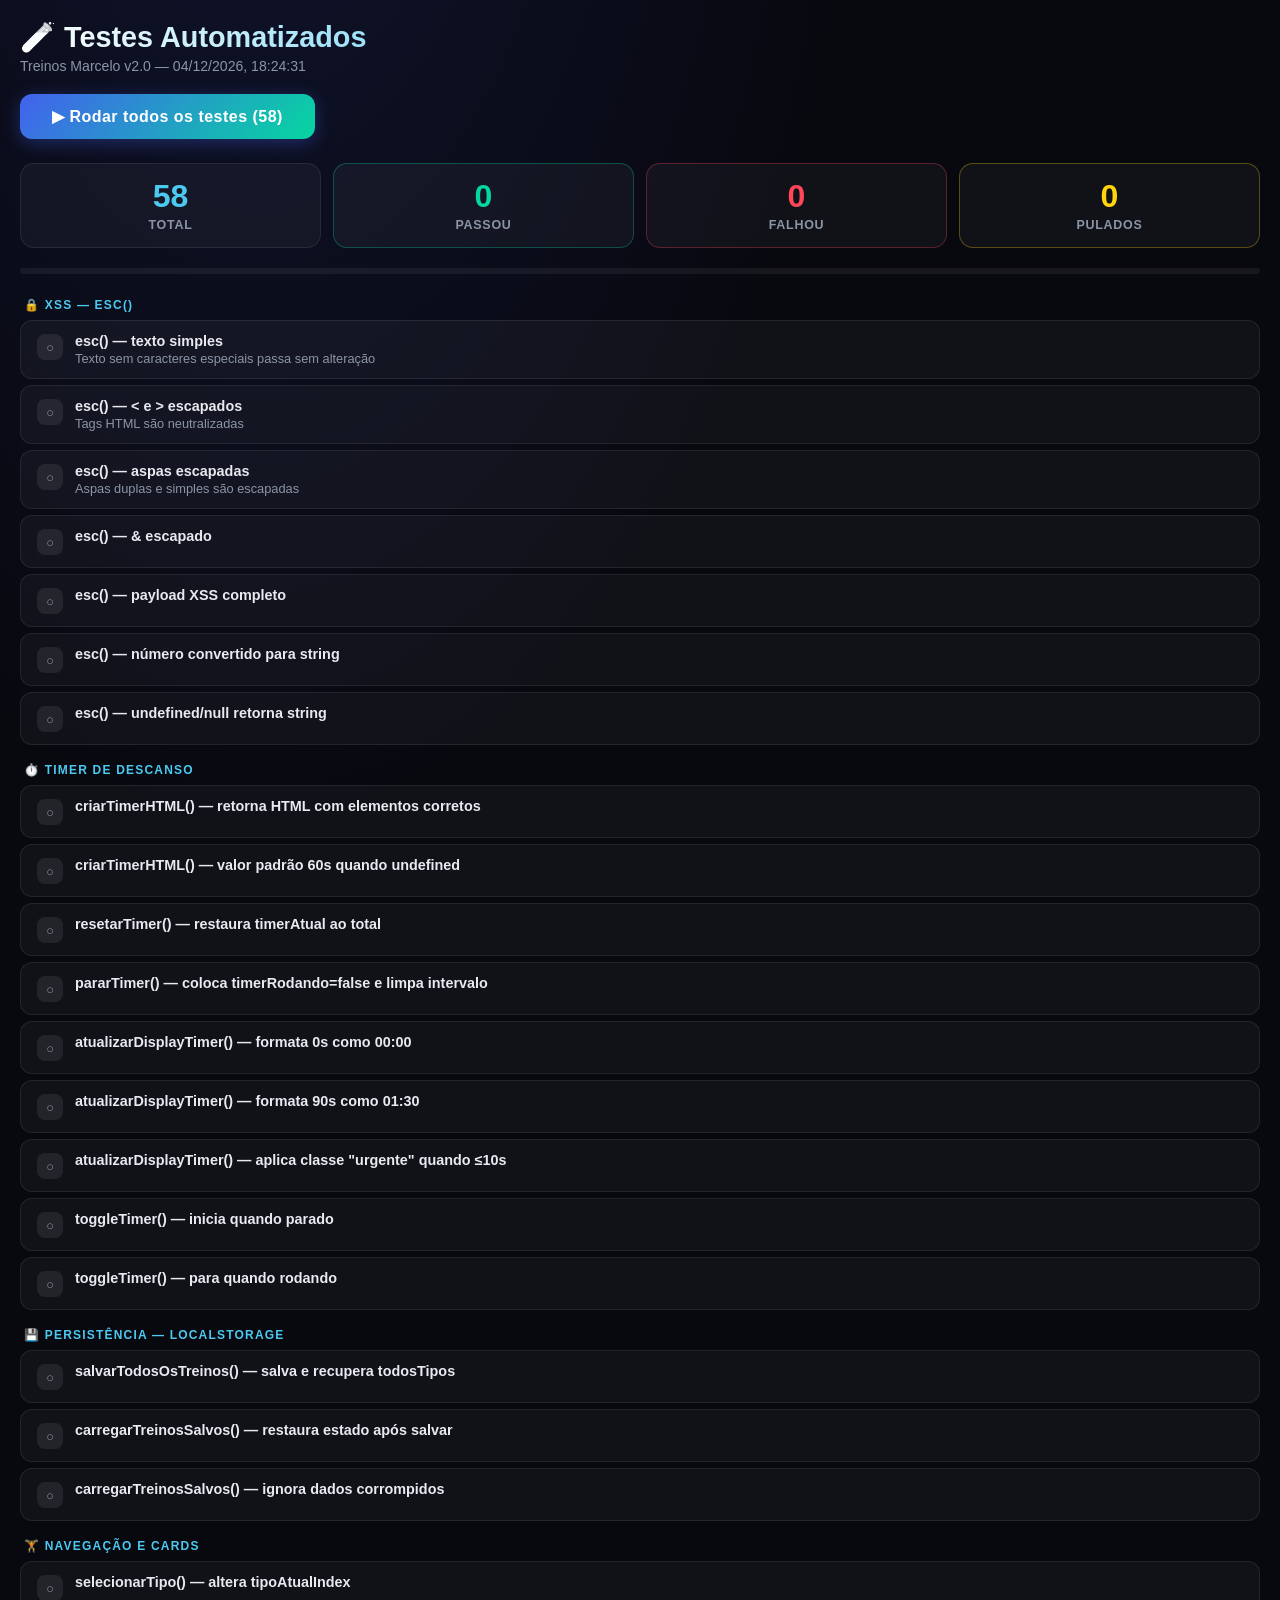
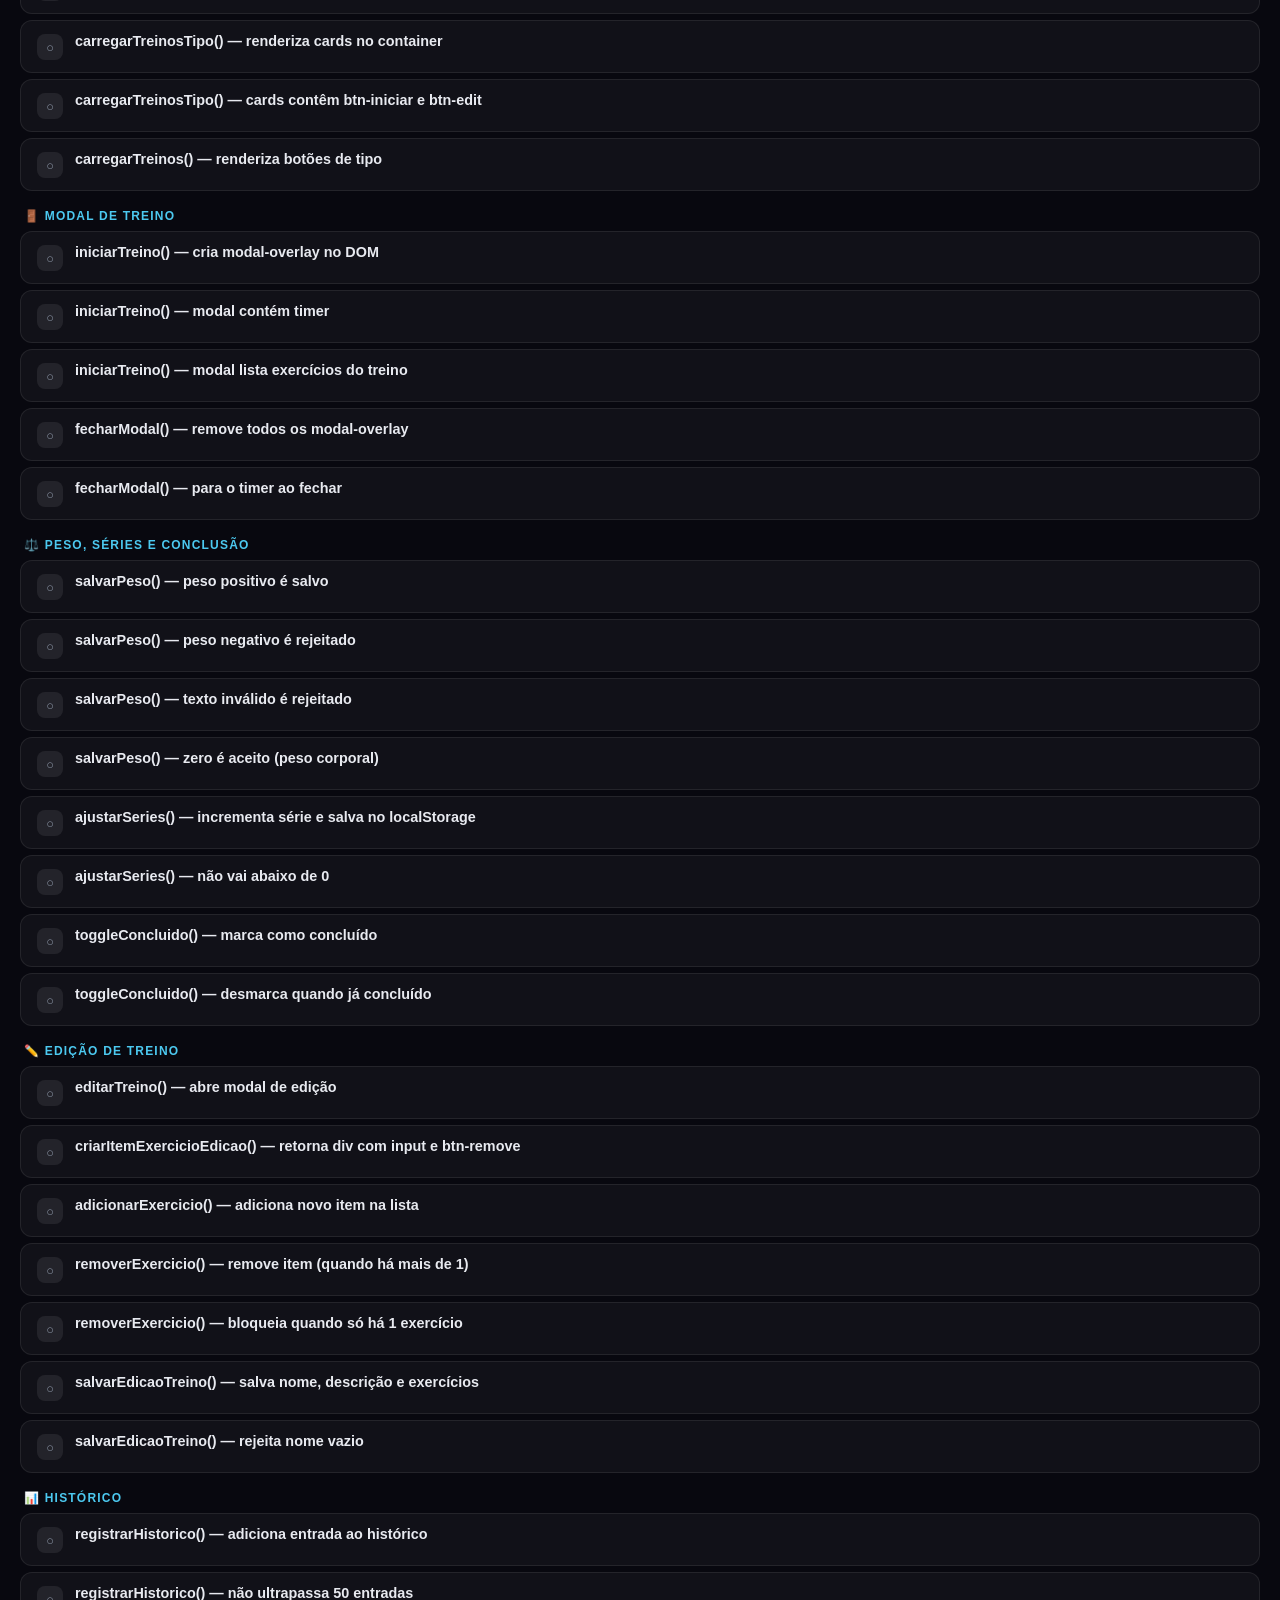
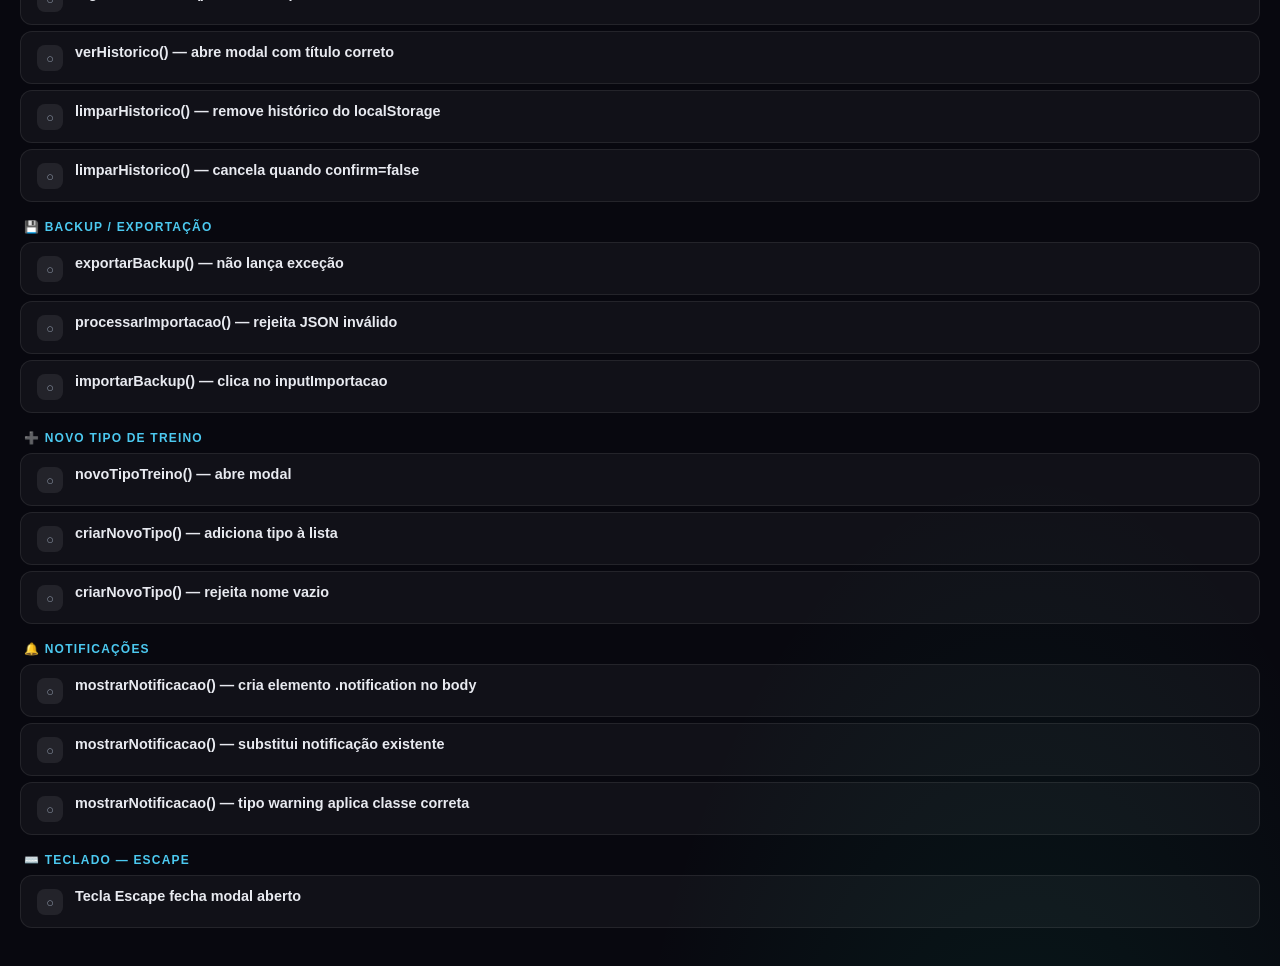
<file: tests.html>
<!DOCTYPE html>
<html lang="pt-BR">
<head>
<meta charset="UTF-8">
<meta name="viewport" content="width=device-width, initial-scale=1.0">
<title>🧪 Testes — Treinos Marcelo</title>
<style>
  :root {
    --pass: #06d6a0; --fail: #ff4757; --skip: #ffd60a;
    --bg: #08080f; --surface: rgba(255,255,255,0.04);
    --border: rgba(255,255,255,0.08); --muted: #8b95a6;
  }
  * { margin:0; padding:0; box-sizing:border-box; }
  body {
    font-family: 'Segoe UI', sans-serif;
    background: var(--bg);
    background-image:
      radial-gradient(ellipse 80% 50% at 20% -10%, rgba(67,97,238,0.15) 0%, transparent 60%),
      radial-gradient(ellipse 60% 40% at 80% 110%, rgba(6,214,160,0.1) 0%, transparent 55%);
    color: #e8eaf0;
    min-height: 100vh;
    padding: 20px;
  }
  h1 {
    font-size: 1.8em; font-weight: 900; margin-bottom: 4px;
    background: linear-gradient(90deg, #fff, #4cc9f0, #06d6a0);
    -webkit-background-clip: text; -webkit-text-fill-color: transparent;
  }
  .subtitle { color: var(--muted); font-size: 0.88em; margin-bottom: 20px; }
  #summary {
    display: flex; gap: 12px; margin-bottom: 20px; flex-wrap: wrap;
  }
  .stat {
    flex: 1; min-width: 100px;
    background: var(--surface); border: 1px solid var(--border);
    border-radius: 14px; padding: 14px 18px; text-align: center;
  }
  .stat .n { font-size: 2em; font-weight: 900; display: block; }
  .stat .l { font-size: 0.78em; color: var(--muted); font-weight: 600; text-transform: uppercase; letter-spacing:.06em; }
  .stat.pass { border-color: rgba(6,214,160,.3); }
  .stat.pass .n { color: var(--pass); }
  .stat.fail { border-color: rgba(255,71,87,.3); }
  .stat.fail .n { color: var(--fail); }
  .stat.skip { border-color: rgba(255,214,10,.3); }
  .stat.skip .n { color: var(--skip); }
  .stat.total .n { color: #4cc9f0; }

  #progress-bar-wrap {
    height: 6px; background: rgba(255,255,255,.06);
    border-radius: 3px; margin-bottom: 24px; overflow: hidden;
  }
  #progress-bar { height:100%; width:0%; border-radius:3px;
    background: linear-gradient(90deg, #06d6a0, #4361ee); transition: width .3s; }

  .group { margin-bottom: 18px; }
  .group-title {
    font-size: 0.75em; font-weight: 700; letter-spacing: .1em;
    text-transform: uppercase; color: #4cc9f0; margin-bottom: 8px;
    padding-left: 4px;
  }
  .test-row {
    display: flex; align-items: flex-start; gap: 12px;
    background: var(--surface); border: 1px solid var(--border);
    border-radius: 12px; padding: 12px 16px; margin-bottom: 6px;
    transition: border-color .2s;
  }
  .test-row.pass { border-color: rgba(6,214,160,.25); }
  .test-row.fail { border-color: rgba(255,71,87,.35); background: rgba(255,71,87,.04); }
  .test-row.running { border-color: rgba(76,201,240,.3); }
  .badge {
    min-width: 26px; height: 26px; border-radius: 8px;
    display: flex; align-items: center; justify-content: center;
    font-size: .8em; font-weight: 900; flex-shrink: 0; margin-top: 1px;
  }
  .badge.pass { background: rgba(6,214,160,.2); color: var(--pass); }
  .badge.fail { background: rgba(255,71,87,.2); color: var(--fail); }
  .badge.running { background: rgba(76,201,240,.2); color: #4cc9f0; animation: spin .8s linear infinite; }
  .badge.pending { background: rgba(255,255,255,.08); color: var(--muted); }
  @keyframes spin { to { transform: rotate(360deg); } }
  .test-info { flex: 1; }
  .test-name { font-weight: 700; font-size: .9em; margin-bottom: 2px; }
  .test-desc { font-size: .8em; color: var(--muted); }
  .test-error { font-size: .8em; color: var(--fail); margin-top: 4px;
    background: rgba(255,71,87,.08); border-radius: 6px; padding: 6px 10px;
    font-family: monospace; white-space: pre-wrap; word-break: break-word; }

  #run-btn {
    padding: 13px 32px; border: none; border-radius: 12px; cursor: pointer;
    background: linear-gradient(135deg, #4361ee, #06d6a0); color: #fff;
    font-weight: 800; font-size: 1em; letter-spacing:.03em; margin-bottom: 24px;
    box-shadow: 0 4px 18px rgba(67,97,238,.35); transition: all .2s;
  }
  #run-btn:hover { transform: scale(1.04); box-shadow: 0 6px 24px rgba(67,97,238,.5); }
  #run-btn:disabled { opacity: .5; cursor: not-allowed; transform: none; }

  #iframe-host { display: none; }
</style>
</head>
<body>

<h1>🧪 Testes Automatizados</h1>
<p class="subtitle">Treinos Marcelo v2.0 — <span id="ts"></span></p>

<button id="run-btn" onclick="runAll()">▶ Rodar todos os testes</button>

<div id="summary">
  <div class="stat total"><span class="n" id="s-total">—</span><span class="l">Total</span></div>
  <div class="stat pass"><span class="n" id="s-pass">—</span><span class="l">Passou</span></div>
  <div class="stat fail"><span class="n" id="s-fail">—</span><span class="l">Falhou</span></div>
  <div class="stat skip"><span class="n" id="s-skip">—</span><span class="l">Pulados</span></div>
</div>
<div id="progress-bar-wrap"><div id="progress-bar"></div></div>
<div id="results"></div>

<!-- App carregado aqui (invisível) -->
<div id="iframe-host">
  <iframe id="app-frame" src="marcelo-7-tipos-final.html" sandbox="allow-scripts allow-same-origin"></iframe>
</div>

<script>
// =============================================
//  FRAMEWORK DE TESTES MINIMALISTA
// =============================================
let W = null; // contentWindow do iframe
let passCount = 0, failCount = 0, skipCount = 0;
let allTests = [];

// Helpers para acessar variáveis let/const do iframe via eval
// (let/const não são propriedades de window, então W.varName retorna undefined)
function G(expr)       { return W.eval(expr); }           // get
function S(expr, val)  { W.eval(`${expr} = ${JSON.stringify(val)}`); } // set

function assert(cond, msg) {
  if (!cond) throw new Error(msg || 'Asserção falhou');
}
function assertEqual(a, b, msg) {
  if (a !== b) throw new Error((msg || '') + ` — esperado: ${JSON.stringify(b)}, obtido: ${JSON.stringify(a)}`);
}
function assertContains(str, sub, msg) {
  if (!String(str).includes(sub)) throw new Error((msg || '') + ` — "${sub}" não encontrado em "${str}"`);
}
function assertThrows(fn, msg) {
  try { fn(); throw new Error('Nenhuma exceção lançada'); }
  catch(e) { if (e.message === 'Nenhuma exceção lançada') throw new Error(msg || e.message); }
}

// =============================================
//  DEFINIÇÃO DOS TESTES
// =============================================
const suites = [

  // ── 1. XSS / Sanitização ───────────────────
  { group: '🔒 XSS — esc()',
    tests: [
      { name: 'esc() — texto simples',
        desc: 'Texto sem caracteres especiais passa sem alteração',
        run: () => assertEqual(W.esc('Supino Reto'), 'Supino Reto') },

      { name: 'esc() — < e > escapados',
        desc: 'Tags HTML são neutralizadas',
        run: () => {
          assertContains(W.esc('<script>'), '&lt;script&gt;');
        }
      },
      { name: 'esc() — aspas escapadas',
        desc: 'Aspas duplas e simples são escapadas',
        run: () => {
          assertContains(W.esc('"oi"'), '&quot;');
          assertContains(W.esc("'oi'"), '&#39;');
        }
      },
      { name: 'esc() — & escapado',
        run: () => assertContains(W.esc('A & B'), '&amp;') },
      { name: 'esc() — payload XSS completo',
        run: () => {
          const r = W.esc('<img src=x onerror="alert(1)">');
          assert(!r.includes('<img'), 'Tag img não foi sanitizada');
          assertContains(r, '&lt;img', 'Abertura de tag não escapada');
          assertContains(r, '&gt;', 'Fechamento de tag não escapado');
          // onerror como texto é inofensivo desde que < e " sejam escapados
          assert(!r.includes('<img'), 'Tag executável ainda presente (bug!)');
        }
      },
      { name: 'esc() — número convertido para string',
        run: () => assertEqual(W.esc(42), '42') },
      { name: 'esc() — undefined/null retorna string',
        run: () => { const r = W.esc(null); assert(typeof r === 'string'); } },
    ]
  },

  // ── 2. Timer ───────────────────────────────
  { group: '⏱️ Timer de Descanso',
    tests: [
      { name: 'criarTimerHTML() — retorna HTML com elementos corretos',
        run: () => {
          const h = W.criarTimerHTML(90);
          assertContains(h, 'id="timerBox"');
          assertContains(h, 'id="timerDisplay"');
          assertContains(h, 'id="timerBar"');
          assertContains(h, 'value="90"');
        }
      },
      { name: 'criarTimerHTML() — valor padrão 60s quando undefined',
        run: () => assertContains(W.criarTimerHTML(undefined), 'value="60"') },

      { name: 'resetarTimer() — restaura timerAtual ao total',
        run: () => {
          S('timerTotal', 120);
          S('timerAtual', 5);
          W.resetarTimer();
          assertEqual(G('timerAtual'), 120, 'timerAtual após reset');
        }
      },
      { name: 'pararTimer() — coloca timerRodando=false e limpa intervalo',
        run: () => {
          S('timerRodando', true);
          W.pararTimer();
          assertEqual(G('timerRodando'), false);
          assertEqual(G('timerInterval'), null);
        }
      },
      { name: 'atualizarDisplayTimer() — formata 0s como 00:00',
        run: () => {
          let el = W.document.getElementById('timerDisplay');
          if (!el) {
            el = W.document.createElement('div');
            el.id = 'timerDisplay';
            W.document.body.appendChild(el);
          }
          S('timerAtual', 0);
          S('timerTotal', 60);
          W.atualizarDisplayTimer();
          assertEqual(el.textContent, '00:00');
        }
      },
      { name: 'atualizarDisplayTimer() — formata 90s como 01:30',
        run: () => {
          let el = W.document.getElementById('timerDisplay');
          if (!el) { el = W.document.createElement('div'); el.id='timerDisplay'; W.document.body.appendChild(el); }
          S('timerAtual', 90); S('timerTotal', 120);
          W.atualizarDisplayTimer();
          assertEqual(el.textContent, '01:30');
        }
      },
      { name: 'atualizarDisplayTimer() — aplica classe "urgente" quando ≤10s',
        run: () => {
          let el = W.document.getElementById('timerDisplay');
          if (!el) { el = W.document.createElement('div'); el.id='timerDisplay'; W.document.body.appendChild(el); }
          S('timerAtual', 9); S('timerTotal', 60);
          W.atualizarDisplayTimer();
          assert(el.className.includes('urgente'), 'classe urgente esperada');
        }
      },
      { name: 'toggleTimer() — inicia quando parado',
        run: () => {
          S('timerRodando', false);
          S('timerAtual', 30);
          S('timerTotal', 30);
          W.toggleTimer();
          assert(G('timerRodando') === true, 'timer deve estar rodando');
          W.pararTimer(); // limpa
        }
      },
      { name: 'toggleTimer() — para quando rodando',
        run: () => {
          S('timerRodando', false);
          S('timerAtual', 30);
          S('timerTotal', 30);
          W.toggleTimer();           // inicia
          W.toggleTimer();           // para
          assertEqual(G('timerRodando'), false);
        }
      },
    ]
  },

  // ── 3. localStorage — Dados ────────────────
  { group: '💾 Persistência — localStorage',
    tests: [
      { name: 'salvarTodosOsTreinos() — salva e recupera todosTipos',
        run: () => {
          W.salvarTodosOsTreinos();
          const raw = W.eval('localStorage.getItem("marceloTreinos")');
          assert(raw !== null, 'Dado não salvo');
          const parsed = JSON.parse(raw);
          assert(Array.isArray(parsed), 'Deve ser array JSON');
        }
      },
      { name: 'carregarTreinosSalvos() — restaura estado após salvar',
        run: () => {
          W.salvarTodosOsTreinos();
          W.carregarTreinosSalvos();
          const tipos = G('todosTipos');
          assert(Array.isArray(tipos) && tipos.length > 0, 'todosTipos deve ser populado');
        }
      },
      { name: 'carregarTreinosSalvos() — ignora dados corrompidos',
        run: () => {
          W.eval('localStorage.setItem("marceloTreinosV2", "NOT_JSON")');
          // Não deve lançar exceção
          try { W.carregarTreinosSalvos(); }
          catch(e) { throw new Error('Exceção com dado corrompido: ' + e.message); }
          W.eval('localStorage.removeItem("marceloTreinosV2")');
        }
      },
    ]
  },

  // ── 4. Seleção de Tipo / Cards ──────────────
  { group: '🏋️ Navegação e Cards',
    tests: [
      { name: 'selecionarTipo() — altera tipoAtualIndex',
        run: () => {
          W.selecionarTipo(2);
          assertEqual(G('tipoAtualIndex'), 2);
          W.selecionarTipo(0); // restaura
        }
      },
      { name: 'carregarTreinosTipo() — renderiza cards no container',
        run: () => {
          const container = W.document.getElementById('treinosContainer');
          W.carregarTreinosTipo(0);
          assert(container.children.length > 0, 'Container vazio');
          assert(container.querySelector('.treino-card') !== null, 'Nenhum .treino-card');
        }
      },
      { name: 'carregarTreinosTipo() — cards contêm btn-iniciar e btn-edit',
        run: () => {
          W.carregarTreinosTipo(0);
          const container = W.document.getElementById('treinosContainer');
          assert(container.querySelector('.btn-iniciar') !== null, 'btn-iniciar ausente');
          assert(container.querySelector('.btn-edit')    !== null, 'btn-edit ausente');
        }
      },
      { name: 'carregarTreinos() — renderiza botões de tipo',
        run: () => {
          W.carregarTreinos();
          const selector = W.document.getElementById('tipoSelector');
          assert(selector !== null, '#tipoSelector não encontrado');
          assert(selector.querySelectorAll('.tipo-btn').length >= 7, 'Menos de 7 tipo-btns');
        }
      },
    ]
  },

  // ── 5. Modal de Treino ─────────────────────
  { group: '🚪 Modal de Treino',
    tests: [
      { name: 'iniciarTreino() — cria modal-overlay no DOM',
        run: () => {
          W.fecharModal();
          W.tipoAtualIndex = 0;
          W.iniciarTreino(0);
          assert(W.document.querySelector('.modal-overlay') !== null, 'Modal não criado');
          W.fecharModal();
        }
      },
      { name: 'iniciarTreino() — modal contém timer',
        run: () => {
          W.tipoAtualIndex = 0;
          W.iniciarTreino(0);
          assert(W.document.getElementById('timerBox') !== null, 'timerBox ausente no modal');
          W.fecharModal();
        }
      },
      { name: 'iniciarTreino() — modal lista exercícios do treino',
        run: () => {
          W.tipoAtualIndex = 0;
          W.iniciarTreino(0);
          const items = W.document.querySelectorAll('.exercicio-item');
          assert(items.length > 0, 'Nenhum .exercicio-item no modal');
          W.fecharModal();
        }
      },
      { name: 'fecharModal() — remove todos os modal-overlay',
        run: () => {
          W.tipoAtualIndex = 0;
          W.iniciarTreino(0);
          W.fecharModal();
          assertEqual(W.document.querySelectorAll('.modal-overlay').length, 0, 'Modais não removidos');
        }
      },
      { name: 'fecharModal() — para o timer ao fechar',
        run: () => {
          S('tipoAtualIndex', 0);
          W.iniciarTreino(0);
          S('timerRodando', true);
          W.fecharModal();
          assertEqual(G('timerRodando'), false, 'Timer ainda rodando após fechar modal');
        }
      },
    ]
  },

  // ── 6. Peso / Séries / Conclusão ───────────
  { group: '⚖️ Peso, Séries e Conclusão',
    tests: [
      { name: 'salvarPeso() — peso positivo é salvo',
        run: () => {
          // Cria input fake
          let inp = W.document.getElementById('pesoInput_0');
          if (!inp) { inp = W.document.createElement('input'); inp.id='pesoInput_0'; W.document.body.appendChild(inp); }
          W.salvarPeso(0, 0, 0, '80');
          assertEqual(W.localStorage.getItem('peso_0_0_0'), '80');
        }
      },
      { name: 'salvarPeso() — peso negativo é rejeitado',
        run: () => {
          W.localStorage.removeItem('peso_0_0_1');
          let inp = W.document.getElementById('pesoInput_1');
          if (!inp) { inp = W.document.createElement('input'); inp.id='pesoInput_1'; W.document.body.appendChild(inp); }
          W.salvarPeso(0, 0, 1, '-5');
          assert(W.localStorage.getItem('peso_0_0_1') === null, 'Peso negativo foi salvo (bug!)');
        }
      },
      { name: 'salvarPeso() — texto inválido é rejeitado',
        run: () => {
          W.localStorage.removeItem('peso_0_0_2');
          let inp = W.document.getElementById('pesoInput_2');
          if (!inp) { inp = W.document.createElement('input'); inp.id='pesoInput_2'; W.document.body.appendChild(inp); }
          W.salvarPeso(0, 0, 2, 'abc');
          assert(W.localStorage.getItem('peso_0_0_2') === null, 'Texto salvo como peso (bug!)');
        }
      },
      { name: 'salvarPeso() — zero é aceito (peso corporal)',
        run: () => {
          let inp = W.document.getElementById('pesoInput_3');
          if (!inp) { inp = W.document.createElement('input'); inp.id='pesoInput_3'; W.document.body.appendChild(inp); }
          W.salvarPeso(0, 0, 3, '0');
          assertEqual(W.localStorage.getItem('peso_0_0_3'), '0');
        }
      },
      { name: 'ajustarSeries() — incrementa série e salva no localStorage',
        run: () => {
          W.localStorage.removeItem('series_0_0_0');
          // Cria elementos DOM necessários
          let cnt = W.document.getElementById('serieCount_0');
          if (!cnt) { cnt = W.document.createElement('span'); cnt.id='serieCount_0'; W.document.body.appendChild(cnt); }
          let info = W.document.getElementById('seriesInfo_0');
          if (!info) { info = W.document.createElement('span'); info.id='seriesInfo_0'; W.document.body.appendChild(info); }
          W.pararTimer(); // garante timer limpo
          W.ajustarSeries(0, 0, 0, 1);
          assertEqual(W.localStorage.getItem('series_0_0_0'), '1');
          W.pararTimer();
        }
      },
      { name: 'ajustarSeries() — não vai abaixo de 0',
        run: () => {
          W.localStorage.removeItem('series_0_0_0');
          let cnt = W.document.getElementById('serieCount_0');
          if (!cnt) { cnt = W.document.createElement('span'); cnt.id='serieCount_0'; W.document.body.appendChild(cnt); }
          let info = W.document.getElementById('seriesInfo_0');
          if (!info) { info = W.document.createElement('span'); info.id='seriesInfo_0'; W.document.body.appendChild(info); }
          W.ajustarSeries(0, 0, 0, -5);
          assertEqual(W.localStorage.getItem('series_0_0_0'), '0', 'Série negativa!');
          W.pararTimer();
        }
      },
      { name: 'toggleConcluido() — marca como concluído',
        run: () => {
          W.localStorage.removeItem('concluido_0_0_0');
          const item = W.document.createElement('div');
          item.className = 'exercicio-item';
          const btn = W.document.createElement('button');
          item.appendChild(btn);
          W.document.body.appendChild(item);
          W.toggleConcluido(0, 0, 0, btn);
          assert(item.classList.contains('concluido'), 'Item não marcado como concluído');
          assertEqual(W.localStorage.getItem('concluido_0_0_0'), 'true');
          item.remove();
        }
      },
      { name: 'toggleConcluido() — desmarca quando já concluído',
        run: () => {
          const item = W.document.createElement('div');
          item.className = 'exercicio-item concluido';
          const btn = W.document.createElement('button');
          btn.className = 'concluido';
          item.appendChild(btn);
          W.document.body.appendChild(item);
          W.localStorage.setItem('concluido_0_0_5', 'true');
          W.toggleConcluido(0, 0, 5, btn);
          assert(!item.classList.contains('concluido'), 'Item não desmarcado');
          assert(W.localStorage.getItem('concluido_0_0_5') === null, 'Chave não removida');
          item.remove();
        }
      },
    ]
  },

  // ── 7. Edição de Treino ────────────────────
  { group: '✏️ Edição de Treino',
    tests: [
      { name: 'editarTreino() — abre modal de edição',
        run: () => {
          W.fecharModal();
          W.tipoAtualIndex = 0;
          W.editarTreino(0);
          assert(W.document.querySelector('.modal-overlay') !== null, 'Modal não abriu');
          assert(W.document.getElementById('edit-nome') !== null, '#edit-nome ausente');
          W.fecharModal();
        }
      },
      { name: 'criarItemExercicioEdicao() — retorna div com input e btn-remove',
        run: () => {
          const div = W.criarItemExercicioEdicao('Supino', 0);
          assertEqual(div.className, 'exercicio-edit');
          assert(div.querySelector('.exercicio-input') !== null, 'input ausente');
          assert(div.querySelector('.btn-remove') !== null, 'btn-remove ausente');
          assertEqual(div.querySelector('.exercicio-input').value, 'Supino');
        }
      },
      { name: 'adicionarExercicio() — adiciona novo item na lista',
        run: () => {
          W.tipoAtualIndex = 0;
          W.editarTreino(0);
          const lista = W.document.getElementById('exercicios-lista');
          const antesCount = lista.querySelectorAll('.exercicio-edit').length;
          W.adicionarExercicio();
          const depoisCount = lista.querySelectorAll('.exercicio-edit').length;
          assertEqual(depoisCount, antesCount + 1, 'Nenhum exercício adicionado');
          W.fecharModal();
        }
      },
      { name: 'removerExercicio() — remove item (quando há mais de 1)',
        run: () => {
          W.tipoAtualIndex = 0;
          W.editarTreino(0);
          const lista = W.document.getElementById('exercicios-lista');
          const antes = lista.querySelectorAll('.exercicio-edit').length;
          assert(antes > 1, 'Treino tem menos de 2 exercícios, impossível testar remoção');
          const primeiro = lista.querySelector('.exercicio-edit');
          W.removerExercicio(primeiro);
          assertEqual(lista.querySelectorAll('.exercicio-edit').length, antes - 1);
          W.fecharModal();
        }
      },
      { name: 'removerExercicio() — bloqueia quando só há 1 exercício',
        run: () => {
          W.fecharModal();
          // Salva original e reduz para 1 exercício via eval (const array, mas pode modificar)
          const exOrig = G('todosTipos[0].treinos[0].exercicios');
          W.eval('todosTipos[0].treinos[0].exercicios = ["Unico Exercicio"]');
          S('tipoAtualIndex', 0);
          W.editarTreino(0);
          const lista   = W.document.getElementById('exercicios-lista');
          const unico   = lista.querySelector('.exercicio-edit');
          W.removerExercicio(unico);
          assertEqual(lista.querySelectorAll('.exercicio-edit').length, 1, 'Exercício único foi removido (bug!)');
          W.fecharModal();
          W.eval(`todosTipos[0].treinos[0].exercicios = ${JSON.stringify(exOrig)}`);
        }
      },
      { name: 'salvarEdicaoTreino() — salva nome, descrição e exercícios',
        run: () => {
          W.fecharModal();
          S('tipoAtualIndex', 0);
          const nomeOriginal = G('todosTipos[0].treinos[0].nome');
          W.editarTreino(0);
          W.document.getElementById('edit-nome').value = 'Treino TEST';
          W.salvarEdicaoTreino(0);
          assertEqual(G('todosTipos[0].treinos[0].nome'), 'Treino TEST');
          // restaura
          W.eval(`todosTipos[0].treinos[0].nome = ${JSON.stringify(nomeOriginal)}`);
          W.salvarTodosOsTreinos();
        }
      },
      { name: 'salvarEdicaoTreino() — rejeita nome vazio',
        run: () => {
          W.fecharModal();
          S('tipoAtualIndex', 0);
          const nomeOriginal = G('todosTipos[0].treinos[0].nome');
          W.editarTreino(0);
          W.document.getElementById('edit-nome').value = '   ';
          W.salvarEdicaoTreino(0);
          // Modal deve continuar aberto (nome não salvo)
          assert(W.document.querySelector('.modal-overlay') !== null, 'Modal fechou com nome vazio (bug!)');
          W.fecharModal();
          assertEqual(G('todosTipos[0].treinos[0].nome'), nomeOriginal, 'Nome foi alterado (bug!)');
        }
      },
    ]
  },

  // ── 8. Histórico ───────────────────────────
  { group: '📊 Histórico',
    tests: [
      { name: 'registrarHistorico() — adiciona entrada ao histórico',
        run: () => {
          W.localStorage.removeItem('marceloHistorico');
          W.registrarHistorico('Treino A Teste', ['Ex1', 'Ex2']);
          const hist = JSON.parse(W.localStorage.getItem('marceloHistorico'));
          assertEqual(hist.length, 1);
          assertEqual(hist[0].nome, 'Treino A Teste');
        }
      },
      { name: 'registrarHistorico() — não ultrapassa 50 entradas',
        run: () => {
          W.localStorage.removeItem('marceloHistorico');
          for (let i = 0; i < 55; i++) W.registrarHistorico(`Treino ${i}`, ['Ex']);
          const hist = JSON.parse(W.localStorage.getItem('marceloHistorico'));
          assert(hist.length <= 50, `Histórico tem ${hist.length} entradas (limite 50)`);
        }
      },
      { name: 'verHistorico() — abre modal com título correto',
        run: () => {
          W.fecharModal();
          W.verHistorico();
          const modal = W.document.querySelector('.modal-overlay');
          assert(modal !== null, 'Modal não abriu');
          assertContains(modal.innerHTML, 'Histórico');
          W.fecharModal();
        }
      },
      { name: 'limparHistorico() — remove histórico do localStorage',
        run: () => {
          W.localStorage.setItem('marceloHistorico', JSON.stringify([{data:'x',nome:'y',exercicios:[]}]));
          // Simulate confirm = true
          const origConfirm = W.confirm;
          W.confirm = () => true;
          W.limparHistorico();
          W.confirm = origConfirm;
          assertEqual(W.localStorage.getItem('marceloHistorico'), null);
        }
      },
      { name: 'limparHistorico() — cancela quando confirm=false',
        run: () => {
          const dados = JSON.stringify([{data:'x',nome:'y',exercicios:[]}]);
          W.localStorage.setItem('marceloHistorico', dados);
          const origConfirm = W.confirm;
          W.confirm = () => false;
          W.limparHistorico();
          W.confirm = origConfirm;
          assert(W.localStorage.getItem('marceloHistorico') !== null, 'Histórico apagado mesmo cancelando');
        }
      },
    ]
  },

  // ── 9. Backup ──────────────────────────────
  { group: '💾 Backup / Exportação',
    tests: [
      { name: 'exportarBackup() — não lança exceção',
        run: () => {
          // Mock para evitar download real
          const origCreate = W.document.createElement.bind(W.document);
          let anchors = [];
          W.document.createElement = (tag) => {
            const el = origCreate(tag);
            if (tag === 'a') anchors.push(el);
            return el;
          };
          W.exportarBackup();
          W.document.createElement = origCreate;
          assert(anchors.length > 0, 'Elemento <a> não criado para download');
        }
      },
      { name: 'processarImportacao() — rejeita JSON inválido',
        run: () => {
          const fakeEvent = {
            target: {
              files: [new File(['NOT JSON'], 'test.json', { type:'application/json' })],
              value: ''
            }
          };
          // Deve chamar mostrarNotificacao com 'error' — não lançar exceção
          // Como FileReader é assíncrono, verificamos que não lança imediatamente
          try { W.processarImportacao(fakeEvent); }
          catch(e) { throw new Error('Exceção ao processar importação: ' + e.message); }
        }
      },
      { name: 'importarBackup() — clica no inputImportacao',
        run: () => {
          const inp = W.document.getElementById('inputImportacao');
          assert(inp !== null, '#inputImportacao não encontrado no DOM');
          let clicked = false;
          const origClick = inp.click.bind(inp);
          inp.click = () => { clicked = true; };
          W.importarBackup();
          inp.click = origClick;
          assert(clicked, 'Input de importação não foi clicado');
        }
      },
    ]
  },

  // ── 10. Novo Tipo de Treino ─────────────────
  { group: '➕ Novo Tipo de Treino',
    tests: [
      { name: 'novoTipoTreino() — abre modal',
        run: () => {
          W.fecharModal();
          W.novoTipoTreino();
          assert(W.document.querySelector('.modal-overlay') !== null, 'Modal não abriu');
          assert(W.document.getElementById('novoTipoNome') !== null, '#novoTipoNome ausente');
          W.fecharModal();
        }
      },
      { name: 'criarNovoTipo() — adiciona tipo à lista',
        run: () => {
          W.fecharModal();
          W.novoTipoTreino();
          const antes = G('todosTipos').length;
          W.document.getElementById('novoTipoNome').value = 'Meu Tipo Teste';
          W.criarNovoTipo();
          const depoisLen = G('todosTipos').length;
          assertEqual(depoisLen, antes + 1);
          assertEqual(G(`todosTipos[${depoisLen - 1}].nome`), 'Meu Tipo Teste');
          // Remove o tipo criado
          W.eval('todosTipos.pop()');
          W.salvarTodosOsTreinos();
        }
      },
      { name: 'criarNovoTipo() — rejeita nome vazio',
        run: () => {
          W.fecharModal();
          W.novoTipoTreino();
          const antes = G('todosTipos').length;
          W.document.getElementById('novoTipoNome').value = '   ';
          W.criarNovoTipo();
          assertEqual(G('todosTipos').length, antes, 'Tipo criado com nome vazio (bug!)');
          W.fecharModal();
        }
      },
    ]
  },

  // ── 11. Notificações ───────────────────────
  { group: '🔔 Notificações',
    tests: [
      { name: 'mostrarNotificacao() — cria elemento .notification no body',
        run: () => {
          W.document.querySelectorAll('.notification').forEach(n=>n.remove());
          W.mostrarNotificacao('Teste de notificação', 'success');
          const notif = W.document.querySelector('.notification');
          assert(notif !== null, 'Notificação não encontrada');
          assert(notif.classList.contains('success'), 'Classe success ausente');
          assertEqual(notif.textContent, 'Teste de notificação');
          notif.remove();
        }
      },
      { name: 'mostrarNotificacao() — substitui notificação existente',
        run: () => {
          W.mostrarNotificacao('Primeira');
          W.mostrarNotificacao('Segunda');
          const notifs = W.document.querySelectorAll('.notification');
          assertEqual(notifs.length, 1, `${notifs.length} notificações simultâneas (esperado 1)`);
          notifs.forEach(n=>n.remove());
        }
      },
      { name: 'mostrarNotificacao() — tipo warning aplica classe correta',
        run: () => {
          W.document.querySelectorAll('.notification').forEach(n=>n.remove());
          W.mostrarNotificacao('Aviso!', 'warning');
          const notif = W.document.querySelector('.notification');
          assert(notif !== null && notif.classList.contains('warning'));
          notif.remove();
        }
      },
    ]
  },

  // ── 12. Teclado / Acessibilidade ───────────
  { group: '⌨️ Teclado — Escape',
    tests: [
      { name: 'Tecla Escape fecha modal aberto',
        run: () => {
          W.fecharModal();
          S('tipoAtualIndex', 0);
          W.iniciarTreino(0);
          assert(W.document.querySelector('.modal-overlay') !== null, 'Modal não abriu');
          const evt = new W.KeyboardEvent('keydown', { key: 'Escape', bubbles: true });
          W.document.dispatchEvent(evt);
          assertEqual(W.document.querySelectorAll('.modal-overlay').length, 0, 'Modal não fechou com Escape');
        }
      },
    ]
  },
];

// =============================================
//  RUNNER
// =============================================
function buildUI() {
  const container = document.getElementById('results');
  container.innerHTML = '';
  allTests = [];
  suites.forEach(suite => {
    const group = document.createElement('div');
    group.className = 'group';
    group.innerHTML = `<div class="group-title">${suite.group}</div>`;
    suite.tests.forEach(t => {
      const row = document.createElement('div');
      row.className = 'test-row';
      row.id = 'test-' + allTests.length;
      row.innerHTML = `
        <div class="badge pending" id="badge-${allTests.length}">○</div>
        <div class="test-info">
          <div class="test-name">${t.name}</div>
          ${t.desc ? `<div class="test-desc">${t.desc}</div>` : ''}
          <div class="test-error" id="err-${allTests.length}" style="display:none"></div>
        </div>`;
      group.appendChild(row);
      allTests.push({ row, test: t, idx: allTests.length });
    });
    container.appendChild(group);
  });
}

async function runAll() {
  const btn = document.getElementById('run-btn');
  btn.disabled = true;
  btn.textContent = '⏳ Rodando…';
  passCount = 0; failCount = 0; skipCount = 0;
  updateSummary();

  for (const { row, test, idx } of allTests) {
    const badge = document.getElementById('badge-' + idx);
    const errDiv = document.getElementById('err-' + idx);
    row.className = 'test-row running';
    badge.className = 'badge running';
    badge.textContent = '↻';
    errDiv.style.display = 'none';
    await sleep(12); // yield para atualizar UI

    try {
      await test.run();
      row.className = 'test-row pass';
      badge.className = 'badge pass';
      badge.textContent = '✓';
      passCount++;
    } catch(e) {
      row.className = 'test-row fail';
      badge.className = 'badge fail';
      badge.textContent = '✗';
      errDiv.textContent = e.message;
      errDiv.style.display = 'block';
      failCount++;
    }
    updateSummary();
    updateProgress();
  }

  btn.disabled = false;
  btn.textContent = failCount === 0
    ? '✅ Todos os testes passaram — Rodar novamente'
    : `❌ ${failCount} falha(s) — Rodar novamente`;
}

function updateSummary() {
  const total = passCount + failCount + skipCount;
  document.getElementById('s-total').textContent = allTests.length;
  document.getElementById('s-pass').textContent  = passCount;
  document.getElementById('s-fail').textContent  = failCount;
  document.getElementById('s-skip').textContent  = skipCount;
}

function updateProgress() {
  const done = passCount + failCount + skipCount;
  document.getElementById('progress-bar').style.width =
    ((done / allTests.length) * 100) + '%';
}

function sleep(ms) { return new Promise(r => setTimeout(r, ms)); }

// =============================================
//  INICIALIZAÇÃO — espera o iframe carregar
// =============================================
document.getElementById('ts').textContent = new Date().toLocaleString('pt-BR');

const frame = document.getElementById('app-frame');
frame.addEventListener('load', () => {
  W = frame.contentWindow;
  buildUI();
  updateSummary();
  document.getElementById('run-btn').disabled = false;
  document.getElementById('run-btn').textContent = '▶ Rodar todos os testes (' + allTests.length + ')';
});

document.getElementById('run-btn').disabled = true;
document.getElementById('run-btn').textContent = '⏳ Carregando app…';
</script>
</body>
</html>
</file>
<file: css/style.css>
/* ============================================================
   TREINOS MARCELO — CSS PREMIUM v4.0
   Design: Dark Slate + Sky Blue Accent
   Fitness App — Mobile First — PWA
   ============================================================ */

/* ===== RESET ===== */
*, *::before, *::after {
    margin: 0;
    padding: 0;
    box-sizing: border-box;
}

/* ===== VARIÁVEIS CSS ===== */
:root {
    /* Fundo */
    --bg-main:    #0F172A;
    --bg-card:    #1E293B;
    --bg-surface: #162032;
    --bg-overlay: rgba(6, 10, 22, 0.92);
    --bg-modal:   #111827;

    /* Primárias */
    --primary:      #38BDF8;
    --primary-dark: #0EA5E9;
    --secondary:    #6366F1;

    /* Semânticas */
    --success: #22C55E;
    --warning: #F59E0B;
    --danger:  #EF4444;

    /* Texto */
    --text-main:  #F8FAFC;
    --text-muted: #94A3B8;
    --text-dim:   #475569;

    /* Bordas */
    --border:       #334155;
    --border-focus: #38BDF8;

    /* Border-radius */
    --radius-xl: 24px;
    --radius-lg: 18px;
    --radius-md: 12px;
    --radius-sm: 8px;
    --radius-xs: 6px;

    /* Sombras */
    --shadow-card:  0 4px 24px rgba(0, 0, 0, 0.3);
    --shadow-float: 0 12px 40px rgba(0, 0, 0, 0.55);
    --shadow-glow:  0 0 20px rgba(56, 189, 248, 0.3);

    /* Transições */
    --t-fast: 0.15s ease;
    --t-med:  0.25s ease;
}

/* ===== BASE ===== */
html { scroll-behavior: smooth; }

body {
    font-family: 'Inter', 'Segoe UI', -apple-system, BlinkMacSystemFont, sans-serif;
    background-color: var(--bg-main);
    background-image:
        radial-gradient(ellipse 80% 50% at 50% -10%, rgba(56, 189, 248, 0.07) 0%, transparent 60%),
        radial-gradient(ellipse 50% 40% at 90% 95%, rgba(99, 102, 241, 0.06) 0%, transparent 55%);
    background-attachment: fixed;
    color: var(--text-main);
    min-height: 100vh;
    padding: 12px;
    -webkit-font-smoothing: antialiased;
    -moz-osx-font-smoothing: grayscale;
    touch-action: manipulation;
    overflow-x: hidden;
}

/* ===== SCROLLBAR GLOBAL ===== */
::-webkit-scrollbar { width: 5px; height: 5px; }
::-webkit-scrollbar-track { background: transparent; }
::-webkit-scrollbar-thumb { background: var(--border); border-radius: 99px; }
::-webkit-scrollbar-thumb:hover { background: var(--text-dim); }

/* ===== CONTAINER ===== */
.app-wrapper {
    max-width: 960px;
    margin: 0 auto;
}

/* ===================================================
   CABEÇALHO
   =================================================== */
.header {
    padding: 22px 22px 18px;
    background: linear-gradient(160deg, #162032 0%, #1a2744 100%);
    border: 1px solid var(--border);
    border-radius: var(--radius-xl);
    margin-bottom: 16px;
    position: relative;
    overflow: hidden;
}

/* Linha de acento superior */
.header::before {
    content: '';
    position: absolute;
    top: 0; left: 0; right: 0;
    height: 3px;
    background: linear-gradient(90deg, var(--primary-dark) 0%, var(--primary) 50%, var(--secondary) 100%);
    border-radius: var(--radius-xl) var(--radius-xl) 0 0;
}

/* Brilho sutil no canto superior direito */
.header::after {
    content: '';
    position: absolute;
    top: -60px; right: -60px;
    width: 200px; height: 200px;
    background: radial-gradient(circle, rgba(56, 189, 248, 0.06) 0%, transparent 70%);
    pointer-events: none;
}

/* Linha de marca: título + badge */
.header-brand {
    display: flex;
    align-items: flex-start;
    justify-content: space-between;
    gap: 12px;
    margin-bottom: 14px;
}

.header h1 {
    font-size: clamp(1.45rem, 4vw, 1.9rem);
    font-weight: 900;
    letter-spacing: -0.03em;
    line-height: 1.1;
    color: var(--text-main);
    margin-bottom: 5px;
}

.header > p {
    color: var(--text-muted);
    font-size: 0.855em;
    font-weight: 400;
    margin-bottom: 16px;
    line-height: 1.5;
}

/* Badge de versão */
.version-badge {
    display: inline-flex;
    align-items: center;
    padding: 4px 10px;
    background: rgba(56, 189, 248, 0.1);
    border: 1px solid rgba(56, 189, 248, 0.25);
    border-radius: 99px;
    font-size: 0.7em;
    font-weight: 700;
    color: var(--primary);
    letter-spacing: 0.06em;
    white-space: nowrap;
    flex-shrink: 0;
    margin-top: 2px;
}

/* Barra de ações do header */
.header-acoes {
    display: flex;
    flex-wrap: wrap;
    gap: 7px;
}

.btn-acao-header {
    display: inline-flex;
    align-items: center;
    gap: 5px;
    padding: 8px 13px;
    border-radius: 99px;
    font-size: 0.77em;
    font-weight: 600;
    cursor: pointer;
    transition: all var(--t-fast);
    border: 1px solid var(--border);
    background: rgba(255, 255, 255, 0.04);
    color: var(--text-muted);
    white-space: nowrap;
    -webkit-tap-highlight-color: transparent;
    user-select: none;
}

.btn-acao-header:hover { transform: translateY(-1px); }
.btn-acao-header:active { transform: scale(0.95); }

/* Cores específicas por ação */
.btn-backup    { color: var(--primary);  border-color: rgba(56,189,248,0.3);   background: rgba(56,189,248,0.07);  }
.btn-restaurar { color: #818CF8;         border-color: rgba(99,102,241,0.3);   background: rgba(99,102,241,0.07);  }
.btn-historico { color: var(--success);  border-color: rgba(34,197,94,0.3);    background: rgba(34,197,94,0.07);   }
.btn-evolucao  { color: #C084FC;         border-color: rgba(192,132,252,0.3);  background: rgba(192,132,252,0.07); }
.btn-novo-tipo { color: var(--warning);  border-color: rgba(245,158,11,0.3);   background: rgba(245,158,11,0.07);  }
.btn-del-tipo  { color: var(--danger);   border-color: rgba(239,68,68,0.3);    background: rgba(239,68,68,0.07);   }
.btn-add-treino{ color: var(--text-muted);border-color: var(--border);          background: rgba(255,255,255,0.04); }

.btn-backup:hover    { background: rgba(56,189,248,0.15);  border-color: var(--primary);  color: var(--primary);  }
.btn-restaurar:hover { background: rgba(99,102,241,0.15);  border-color: #818CF8;         color: #818CF8;         }
.btn-historico:hover { background: rgba(34,197,94,0.15);   border-color: var(--success);  color: var(--success);  }
.btn-evolucao:hover  { background: rgba(192,132,252,0.15); border-color: #C084FC;         color: #C084FC;         }
.btn-novo-tipo:hover { background: rgba(245,158,11,0.15);  border-color: var(--warning);  color: var(--warning);  }
.btn-del-tipo:hover  { background: rgba(239,68,68,0.15);   border-color: var(--danger);   color: var(--danger);   }
.btn-add-treino:hover{ background: rgba(56,189,248,0.1);   border-color: rgba(56,189,248,0.35); color: var(--primary); }

/* ===================================================
   SELETOR DE TIPOS
   =================================================== */
.tipo-selector {
    display: flex;
    flex-wrap: nowrap;
    gap: 8px;
    margin-bottom: 18px;
    overflow-x: auto;
    padding: 4px 2px 10px;
    scrollbar-width: none;
    -ms-overflow-style: none;
}

.tipo-selector::-webkit-scrollbar { display: none; }

.tipo-btn {
    padding: 9px 20px;
    border: 1px solid var(--border);
    border-radius: 99px;
    background: rgba(255, 255, 255, 0.04);
    color: var(--text-muted);
    cursor: pointer;
    font-size: 0.84em;
    font-weight: 600;
    letter-spacing: 0.02em;
    white-space: nowrap;
    flex-shrink: 0;
    transition: all var(--t-fast);
    user-select: none;
    -webkit-tap-highlight-color: transparent;
}

.tipo-btn:hover {
    background: rgba(56, 189, 248, 0.1);
    border-color: rgba(56, 189, 248, 0.35);
    color: var(--primary);
    transform: translateY(-1px);
}

.tipo-btn.active {
    background: var(--primary);
    border-color: var(--primary);
    color: #0F172A;
    font-weight: 700;
    box-shadow: 0 4px 16px rgba(56, 189, 248, 0.35);
}

.tipo-btn:active { transform: scale(0.95); }

/* ===================================================
   GRID E CARDS DE TREINO
   =================================================== */
.treinos-grid {
    display: grid;
    grid-template-columns: repeat(auto-fill, minmax(280px, 1fr));
    gap: 14px;
}

.treino-card {
    background: var(--bg-card);
    border: 1px solid var(--border);
    border-radius: var(--radius-lg);
    padding: 20px;
    transition: transform var(--t-med), box-shadow var(--t-med), border-color var(--t-med);
    position: relative;
    overflow: hidden;
}

/* Faixa colorida no topo */
.treino-card::before {
    content: '';
    position: absolute;
    top: 0; left: 0; right: 0;
    height: 3px;
}

/* Paleta dos 7 tipos */
.treino-a::before { background: linear-gradient(90deg, #0EA5E9, #38BDF8); }
.treino-b::before { background: linear-gradient(90deg, #4F46E5, #818CF8); }
.treino-c::before { background: linear-gradient(90deg, #059669, #34D399); }
.treino-d::before { background: linear-gradient(90deg, #EA580C, #FB923C); }
.treino-e::before { background: linear-gradient(90deg, #E11D48, #FB7185); }
.treino-f::before { background: linear-gradient(90deg, #7C3AED, #A78BFA); }
.treino-g::before { background: linear-gradient(90deg, #0891B2, #22D3EE); }

.treino-card:hover {
    transform: translateY(-4px);
    box-shadow: var(--shadow-float);
    border-color: rgba(56, 189, 248, 0.22);
}

.treino-card:active { transform: translateY(-1px) scale(0.99); }

/* Header do card */
.treino-header {
    display: flex;
    align-items: center;
    gap: 14px;
    margin-bottom: 16px;
}

/* Avatar de letra */
.treino-letra {
    width: 52px; height: 52px;
    border-radius: var(--radius-md);
    display: flex;
    align-items: center;
    justify-content: center;
    font-weight: 900;
    font-size: 1.3em;
    flex-shrink: 0;
    color: #fff;
}

/* Cores dos avatares por tipo */
.treino-a .treino-letra { background: linear-gradient(135deg, #0EA5E9, #38BDF8); box-shadow: 0 4px 14px rgba(14,165,233,0.4); }
.treino-b .treino-letra { background: linear-gradient(135deg, #4F46E5, #6366F1); box-shadow: 0 4px 14px rgba(99,102,241,0.4); }
.treino-c .treino-letra { background: linear-gradient(135deg, #059669, #10B981); box-shadow: 0 4px 14px rgba(16,185,129,0.4); }
.treino-d .treino-letra { background: linear-gradient(135deg, #EA580C, #F97316); box-shadow: 0 4px 14px rgba(249,115,22,0.4); }
.treino-e .treino-letra { background: linear-gradient(135deg, #E11D48, #F43F5E); box-shadow: 0 4px 14px rgba(244,63,94,0.4); }
.treino-f .treino-letra { background: linear-gradient(135deg, #7C3AED, #8B5CF6); box-shadow: 0 4px 14px rgba(139,92,246,0.4); }
.treino-g .treino-letra { background: linear-gradient(135deg, #0891B2, #06B6D4); box-shadow: 0 4px 14px rgba(6,182,212,0.4); }

.treino-info { flex: 1; min-width: 0; }

.treino-info h3 {
    font-size: 0.97em;
    font-weight: 700;
    color: var(--text-main);
    margin-bottom: 3px;
    line-height: 1.35;
}

.treino-info p {
    font-size: 0.8em;
    color: var(--text-muted);
    line-height: 1.4;
}

/* Badge de progresso no card */
.serie-badge {
    display: inline-flex;
    align-items: center;
    gap: 4px;
    margin-top: 8px;
    padding: 3px 10px;
    border-radius: 99px;
    font-size: 0.74em;
    font-weight: 700;
    background: rgba(56, 189, 248, 0.1);
    border: 1px solid rgba(56, 189, 248, 0.25);
    color: var(--primary);
}

.serie-badge.completo {
    background: rgba(34, 197, 94, 0.1);
    border-color: rgba(34, 197, 94, 0.3);
    color: var(--success);
}

/* Botões do card */
.treino-actions {
    display: flex;
    gap: 10px;
    margin-top: 16px;
}

.btn-iniciar {
    flex: 1;
    padding: 13px 16px;
    border: none;
    border-radius: var(--radius-md);
    background: var(--primary);
    color: #0F172A;
    font-weight: 800;
    font-size: 0.9em;
    letter-spacing: 0.02em;
    cursor: pointer;
    transition: all var(--t-fast);
    -webkit-tap-highlight-color: transparent;
    box-shadow: 0 4px 14px rgba(56, 189, 248, 0.3);
    user-select: none;
}

.btn-iniciar:hover {
    background: #7DD3FC;
    box-shadow: 0 6px 20px rgba(56, 189, 248, 0.45);
    transform: translateY(-1px);
}

.btn-iniciar:active { transform: scale(0.97); }

.btn-edit {
    padding: 13px 16px;
    border: 1px solid var(--border);
    border-radius: var(--radius-md);
    background: rgba(255, 255, 255, 0.04);
    color: var(--text-muted);
    cursor: pointer;
    font-size: 1em;
    transition: all var(--t-fast);
    -webkit-tap-highlight-color: transparent;
}

.btn-edit:hover {
    background: rgba(255, 255, 255, 0.09);
    border-color: rgba(255, 255, 255, 0.15);
    color: var(--text-main);
}

.btn-edit:active { transform: scale(0.95); }

/* ===================================================
   MODAL — OVERLAY
   =================================================== */
.modal-overlay {
    position: fixed;
    inset: 0;
    background: var(--bg-overlay);
    backdrop-filter: blur(6px);
    -webkit-backdrop-filter: blur(6px);
    display: flex;
    align-items: center;
    justify-content: center;
    z-index: 1000;
    padding: 16px;
    animation: fadeInOverlay var(--t-fast);
}

@keyframes fadeInOverlay {
    from { opacity: 0; }
    to   { opacity: 1; }
}

/* ===================================================
   MODAL — CONTEÚDO
   =================================================== */
.modal-content {
    background: var(--bg-modal);
    border: 1px solid var(--border);
    border-radius: var(--radius-xl);
    padding: 24px;
    max-width: 520px;
    width: 100%;
    max-height: 92vh;
    overflow-y: auto;
    position: relative;
    box-shadow: var(--shadow-float);
    scrollbar-width: thin;
    scrollbar-color: var(--border) transparent;
    animation: slideUpModal 0.25s cubic-bezier(0.34, 1.4, 0.64, 1);
}

@keyframes slideUpModal {
    from { transform: translateY(28px) scale(0.97); opacity: 0; }
    to   { transform: translateY(0)    scale(1);    opacity: 1; }
}

/* Linha de acento superior do modal */
.modal-content::before {
    content: '';
    position: absolute;
    top: 0; left: 0; right: 0;
    height: 3px;
    border-radius: var(--radius-xl) var(--radius-xl) 0 0;
    background: linear-gradient(90deg, var(--primary-dark), var(--primary), var(--secondary));
}

/* Header do modal */
.modal-header {
    text-align: center;
    margin-bottom: 22px;
    padding-top: 4px;
}

.modal-header h2 {
    font-size: 1.3em;
    font-weight: 800;
    color: var(--text-main);
    margin-bottom: 5px;
    letter-spacing: -0.02em;
}

.modal-header p {
    font-size: 0.855em;
    color: var(--text-muted);
    line-height: 1.5;
}

/* ===================================================
   EXERCÍCIOS — MODAL DE TREINO
   =================================================== */
.exercicio-item {
    background: rgba(255, 255, 255, 0.03);
    border: 1px solid var(--border);
    border-radius: var(--radius-md);
    padding: 14px 16px;
    margin-bottom: 10px;
    display: flex;
    justify-content: space-between;
    align-items: flex-start;
    gap: 12px;
    transition: all var(--t-fast);
}

.exercicio-item:hover {
    background: rgba(255, 255, 255, 0.05);
    border-color: rgba(56, 189, 248, 0.2);
}

/* Estado: exercício concluído */
.exercicio-item.concluido {
    background: rgba(34, 197, 94, 0.05);
    border-color: rgba(34, 197, 94, 0.22);
}

.exercicio-item.concluido .exercicio-nome {
    color: var(--text-muted);
    text-decoration: line-through;
    text-decoration-color: rgba(34, 197, 94, 0.45);
}

.exercicio-info { flex: 1; min-width: 0; }

.exercicio-nome {
    font-weight: 700;
    font-size: 0.92em;
    color: var(--text-main);
    line-height: 1.4;
    margin-bottom: 2px;
    word-break: break-word;
    transition: color var(--t-fast);
}

.exercicio-controls {
    display: flex;
    align-items: center;
    gap: 8px;
    flex-wrap: wrap;
    margin-top: 2px;
}

/* Input de peso */
.peso-input {
    width: 70px;
    padding: 8px 6px;
    border: 1px solid var(--border);
    border-radius: var(--radius-sm);
    background: var(--bg-main);
    color: var(--text-main);
    text-align: center;
    font-size: 0.95em;
    font-weight: 700;
    outline: none;
    font-family: inherit;
    transition: border-color var(--t-fast), box-shadow var(--t-fast);
}

.peso-input:focus {
    border-color: var(--primary);
    box-shadow: 0 0 0 3px rgba(56, 189, 248, 0.15);
    background: rgba(56, 189, 248, 0.04);
}

.peso-input::placeholder { color: var(--text-dim); }

/* Botão concluir exercício */
.btn-concluir {
    padding: 7px 13px;
    border-radius: var(--radius-sm);
    background: rgba(255, 255, 255, 0.05);
    border: 1px solid var(--border);
    color: var(--text-muted);
    cursor: pointer;
    font-weight: 700;
    font-size: 0.79em;
    white-space: nowrap;
    transition: all var(--t-fast);
    -webkit-tap-highlight-color: transparent;
}

.btn-concluir:hover {
    background: rgba(34, 197, 94, 0.1);
    border-color: rgba(34, 197, 94, 0.35);
    color: var(--success);
}

.btn-concluir.concluido {
    background: rgba(34, 197, 94, 0.14);
    border-color: rgba(34, 197, 94, 0.4);
    color: var(--success);
}

.btn-concluir:active { transform: scale(0.95); }

/* Info de séries */
.series-info {
    font-size: 0.75em;
    color: var(--text-muted);
    margin-top: 2px;
    font-weight: 500;
    min-height: 1em;
}

/* Controles de séries +/- */
.series-controles {
    display: flex;
    align-items: center;
    gap: 6px;
    margin-top: 8px;
}

.serie-btn {
    width: 32px; height: 32px;
    border-radius: var(--radius-sm);
    font-weight: 900;
    font-size: 1.15em;
    cursor: pointer;
    display: flex;
    align-items: center;
    justify-content: center;
    transition: all var(--t-fast);
    -webkit-tap-highlight-color: transparent;
}

.serie-btn.menos {
    background: rgba(255, 255, 255, 0.05);
    border: 1px solid var(--border);
    color: var(--text-muted);
}

.serie-btn.mais {
    background: rgba(56, 189, 248, 0.1);
    border: 1px solid rgba(56, 189, 248, 0.3);
    color: var(--primary);
}

.serie-btn:hover { filter: brightness(1.3); transform: scale(1.1); }
.serie-btn:active { transform: scale(0.88); }

.serie-contador {
    font-weight: 900;
    font-size: 1em;
    min-width: 32px;
    text-align: center;
    color: var(--primary);
    font-variant-numeric: tabular-nums;
}

/* ===================================================
   TIMER DE DESCANSO
   =================================================== */
.timer-container {
    background: rgba(255, 255, 255, 0.03);
    border: 1px solid var(--border);
    border-radius: var(--radius-lg);
    padding: 18px;
    margin-bottom: 20px;
    text-align: center;
}

.timer-titulo {
    font-size: 0.68em;
    font-weight: 700;
    letter-spacing: 0.14em;
    text-transform: uppercase;
    color: var(--text-muted);
    margin-bottom: 10px;
}

/* Barra de progresso do timer */
.timer-progress {
    width: 100%;
    height: 4px;
    background: rgba(255, 255, 255, 0.07);
    border-radius: 99px;
    margin-bottom: 12px;
    overflow: hidden;
}

.timer-progress-bar {
    height: 100%;
    border-radius: 99px;
    background: linear-gradient(90deg, var(--primary-dark), var(--primary));
    transition: width 0.9s linear;
}

/* Display de tempo */
.timer-display {
    font-size: 3.5em;
    font-weight: 900;
    font-variant-numeric: tabular-nums;
    letter-spacing: -0.04em;
    margin-bottom: 12px;
    transition: color 0.3s, text-shadow 0.3s;
    font-family: 'Inter', monospace;
    line-height: 1;
}

.timer-display.normal  { color: var(--primary); text-shadow: 0 0 28px rgba(56, 189, 248, 0.4); }
.timer-display.urgente { color: var(--warning);  text-shadow: 0 0 28px rgba(245, 158, 11, 0.5); }

@keyframes piscar { 0%, 100% { opacity: 1; } 50% { opacity: 0.18; } }

.timer-display.fim {
    animation: piscar 0.55s infinite;
    color: var(--success);
    text-shadow: 0 0 32px rgba(34, 197, 94, 0.6);
}

/* Configuração do timer */
.timer-config {
    display: flex;
    align-items: center;
    justify-content: center;
    gap: 10px;
    margin-bottom: 12px;
    flex-wrap: wrap;
}

.timer-config label {
    font-size: 0.82em;
    color: var(--text-muted);
    font-weight: 600;
}

.timer-input {
    width: 70px;
    padding: 7px 8px;
    border: 1px solid var(--border);
    border-radius: var(--radius-sm);
    background: var(--bg-main);
    color: var(--text-main);
    text-align: center;
    font-size: 1em;
    font-weight: 700;
    font-family: inherit;
    outline: none;
    transition: border-color var(--t-fast), box-shadow var(--t-fast);
}

.timer-input:focus {
    border-color: var(--primary);
    box-shadow: 0 0 0 3px rgba(56, 189, 248, 0.15);
}

.timer-btn-set {
    padding: 7px 14px;
    border: none;
    border-radius: var(--radius-sm);
    background: var(--primary);
    color: #0F172A;
    font-weight: 700;
    font-size: 0.8em;
    cursor: pointer;
    transition: all var(--t-fast);
}

.timer-btn-set:hover { background: #7DD3FC; transform: scale(1.04); }

.timer-controles {
    display: flex;
    gap: 10px;
    justify-content: center;
}

.timer-btn {
    padding: 10px 22px;
    border: none;
    border-radius: var(--radius-md);
    font-weight: 700;
    font-size: 0.86em;
    cursor: pointer;
    transition: all var(--t-fast);
    letter-spacing: 0.02em;
    -webkit-tap-highlight-color: transparent;
}

.timer-btn.play  { background: var(--primary); color: #0F172A; box-shadow: 0 4px 14px rgba(56,189,248,0.35); }
.timer-btn.pause { background: var(--warning);  color: #0F172A; box-shadow: 0 4px 14px rgba(245,158,11,0.35); }
.timer-btn.reset { background: rgba(255,255,255,0.06); border: 1px solid var(--border); color: var(--text-muted); }

.timer-btn.play:hover  { background: #7DD3FC; }
.timer-btn.pause:hover { background: #FCD34D; }
.timer-btn.reset:hover { background: rgba(255,255,255,0.11); color: var(--text-main); }

.timer-btn:hover  { transform: translateY(-1px); }
.timer-btn:active { transform: scale(0.95); }

/* ===================================================
   RODAPÉ DO MODAL
   =================================================== */
.modal-footer {
    margin-top: 20px;
    text-align: center;
}

.btn-fechar {
    padding: 13px 30px;
    border: 1px solid var(--border);
    border-radius: var(--radius-md);
    background: rgba(255, 255, 255, 0.05);
    color: var(--text-main);
    cursor: pointer;
    font-weight: 700;
    font-size: 0.93em;
    letter-spacing: 0.02em;
    transition: all var(--t-fast);
    -webkit-tap-highlight-color: transparent;
}

.btn-fechar:hover {
    background: rgba(255, 255, 255, 0.1);
    border-color: rgba(255, 255, 255, 0.2);
    transform: translateY(-1px);
}

.btn-fechar:active { transform: scale(0.97); }

/* Botão de zerar progresso */
.btn-zerar {
    padding: 13px 18px;
    border: 1px solid var(--border);
    border-radius: var(--radius-md);
    background: rgba(255, 255, 255, 0.04);
    color: var(--text-muted);
    cursor: pointer;
    font-weight: 700;
    font-size: 0.88em;
    transition: all var(--t-fast);
    -webkit-tap-highlight-color: transparent;
}

.btn-zerar:hover {
    background: rgba(239, 68, 68, 0.1);
    border-color: rgba(239, 68, 68, 0.35);
    color: var(--danger);
}

/* ===================================================
   FORMULÁRIO DE EDIÇÃO DE TREINO
   =================================================== */
.form-group { margin-bottom: 18px; }

.form-group label {
    display: block;
    margin-bottom: 8px;
    font-weight: 700;
    font-size: 0.75em;
    letter-spacing: 0.07em;
    text-transform: uppercase;
    color: var(--text-muted);
}

.form-group input,
.form-group textarea {
    width: 100%;
    padding: 11px 14px;
    border: 1px solid var(--border);
    border-radius: var(--radius-md);
    background: var(--bg-main);
    color: var(--text-main);
    font-size: 0.95em;
    font-family: inherit;
    outline: none;
    transition: border-color var(--t-fast), box-shadow var(--t-fast);
}

.form-group input:focus,
.form-group textarea:focus {
    border-color: var(--primary);
    box-shadow: 0 0 0 3px rgba(56, 189, 248, 0.12);
    background: rgba(56, 189, 248, 0.03);
}

.form-group input::placeholder,
.form-group textarea::placeholder { color: var(--text-dim); }

/* Lista de exercícios na edição */
.exercicios-lista {
    max-height: 280px;
    overflow-y: auto;
    border: 1px solid var(--border);
    border-radius: var(--radius-md);
    padding: 10px;
    background: rgba(0, 0, 0, 0.2);
    scrollbar-width: thin;
    scrollbar-color: var(--border) transparent;
}

.exercicio-edit {
    display: flex;
    align-items: center;
    gap: 8px;
    margin-bottom: 8px;
    padding: 9px 10px;
    background: rgba(255, 255, 255, 0.03);
    border: 1px solid var(--border);
    border-radius: var(--radius-sm);
    transition: background var(--t-fast);
}

.exercicio-edit:hover { background: rgba(255, 255, 255, 0.06); }

.exercicio-input {
    flex: 1;
    padding: 8px 10px;
    border: 1px solid var(--border);
    border-radius: var(--radius-xs);
    background: var(--bg-main);
    color: var(--text-main);
    font-size: 0.9em;
    font-family: inherit;
    outline: none;
    transition: border-color var(--t-fast);
}

.exercicio-input:focus { border-color: var(--primary); }

/* Botão remover exercício */
.btn-remove {
    width: 30px; height: 30px; min-width: 30px;
    border-radius: 50%;
    background: rgba(239, 68, 68, 0.07);
    border: 1px solid rgba(239, 68, 68, 0.2);
    color: rgba(239, 68, 68, 0.7);
    cursor: pointer;
    display: flex;
    align-items: center;
    justify-content: center;
    font-weight: 900;
    font-size: 1em;
    transition: all var(--t-fast);
}

.btn-remove:hover {
    background: rgba(239, 68, 68, 0.18);
    border-color: var(--danger);
    color: var(--danger);
    transform: scale(1.12);
}

/* Botão adicionar exercício */
.btn-add {
    width: 100%;
    padding: 11px;
    border: 1px dashed var(--border);
    border-radius: var(--radius-sm);
    background: rgba(56, 189, 248, 0.04);
    color: var(--primary);
    cursor: pointer;
    margin-top: 8px;
    font-weight: 700;
    font-size: 0.88em;
    transition: all var(--t-fast);
}

.btn-add:hover {
    background: rgba(56, 189, 248, 0.1);
    border-color: var(--primary);
    border-style: solid;
}

/* Ações do formulário */
.form-actions {
    display: flex;
    gap: 10px;
    margin-top: 22px;
}

.btn-salvar {
    flex: 1;
    padding: 13px;
    border: none;
    border-radius: var(--radius-md);
    background: var(--primary);
    color: #0F172A;
    font-weight: 800;
    font-size: 0.93em;
    cursor: pointer;
    transition: all var(--t-fast);
    box-shadow: 0 4px 14px rgba(56, 189, 248, 0.3);
}

.btn-salvar:hover {
    background: #7DD3FC;
    transform: translateY(-1px);
    box-shadow: 0 6px 20px rgba(56, 189, 248, 0.4);
}

.btn-salvar:active { transform: scale(0.97); }

.btn-cancelar {
    flex: 1;
    padding: 13px;
    border: 1px solid var(--border);
    border-radius: var(--radius-md);
    background: rgba(255, 255, 255, 0.04);
    color: var(--text-muted);
    cursor: pointer;
    font-size: 0.93em;
    transition: all var(--t-fast);
}

.btn-cancelar:hover {
    background: rgba(255, 255, 255, 0.09);
    color: var(--text-main);
}

/* ===================================================
   NOVO TIPO DE TREINO
   =================================================== */
.tipo-novo-form {
    display: flex;
    gap: 10px;
    margin-top: 8px;
}

.tipo-novo-form input {
    flex: 1;
    padding: 11px 14px;
    border: 1px solid var(--border);
    border-radius: var(--radius-md);
    background: var(--bg-main);
    color: var(--text-main);
    font-size: 0.95em;
    font-family: inherit;
    outline: none;
    transition: border-color var(--t-fast), box-shadow var(--t-fast);
}

.tipo-novo-form input:focus {
    border-color: var(--primary);
    box-shadow: 0 0 0 3px rgba(56, 189, 248, 0.12);
}

.tipo-novo-form input::placeholder { color: var(--text-dim); }

.btn-criar-tipo {
    padding: 11px 20px;
    border: none;
    border-radius: var(--radius-md);
    background: var(--primary);
    color: #0F172A;
    font-weight: 700;
    font-size: 0.9em;
    cursor: pointer;
    white-space: nowrap;
    transition: all var(--t-fast);
}

.btn-criar-tipo:hover { background: #7DD3FC; transform: scale(1.03); }

/* ===================================================
   NOTIFICAÇÕES (TOAST)
   =================================================== */
.notification {
    position: fixed;
    top: 14px; left: 14px; right: 14px;
    padding: 14px 20px;
    border-radius: var(--radius-md);
    color: #fff;
    font-weight: 700;
    font-size: 0.9em;
    z-index: 9999;
    text-align: center;
    box-shadow: var(--shadow-float);
    border: 1px solid transparent;
    animation: notifSlide 0.3s cubic-bezier(0.34, 1.56, 0.64, 1);
    max-width: 480px;
    margin: 0 auto;
}

.notification.success {
    background: linear-gradient(135deg, rgba(5,150,105,0.96), rgba(16,185,129,0.92));
    border-color: rgba(52, 211, 153, 0.3);
}

.notification.warning {
    background: linear-gradient(135deg, rgba(180,83,9,0.96), rgba(245,158,11,0.92));
    border-color: rgba(252, 211, 77, 0.3);
}

.notification.error {
    background: linear-gradient(135deg, rgba(185,28,28,0.96), rgba(239,68,68,0.92));
    border-color: rgba(252, 165, 165, 0.3);
}

@keyframes notifSlide {
    from { transform: translateY(-120%) scale(0.9); opacity: 0; }
    to   { transform: translateY(0)    scale(1);    opacity: 1; }
}

/* ===================================================
   HISTÓRICO DE TREINOS
   =================================================== */
.historico-item {
    background: rgba(255, 255, 255, 0.03);
    border: 1px solid var(--border);
    border-left: 3px solid var(--primary);
    border-radius: var(--radius-md);
    padding: 14px 16px;
    margin-bottom: 10px;
    transition: background var(--t-fast), border-color var(--t-fast);
}

.historico-item:hover {
    background: rgba(56, 189, 248, 0.04);
    border-color: rgba(56, 189, 248, 0.28);
}

.historico-data {
    font-size: 0.73em;
    font-weight: 600;
    letter-spacing: 0.04em;
    color: var(--text-muted);
    margin-bottom: 5px;
}

.historico-nome {
    font-weight: 800;
    font-size: 0.93em;
    color: var(--text-main);
    margin-bottom: 6px;
}

.historico-exercicios {
    font-size: 0.79em;
    color: var(--text-muted);
    line-height: 1.6;
}

/* Botão limpar histórico */
.btn-limpar-hist {
    width: 100%;
    padding: 11px;
    border: 1px solid rgba(239, 68, 68, 0.25);
    border-radius: var(--radius-md);
    background: rgba(239, 68, 68, 0.07);
    color: rgba(239, 68, 68, 0.8);
    cursor: pointer;
    margin-top: 12px;
    font-weight: 700;
    font-size: 0.88em;
    transition: all var(--t-fast);
}

.btn-limpar-hist:hover {
    background: rgba(239, 68, 68, 0.15);
    border-color: var(--danger);
    color: var(--danger);
}

/* Filtros do histórico */
.hist-filtros {
    display: flex;
    flex-wrap: wrap;
    gap: 8px;
    margin-bottom: 14px;
    padding-bottom: 14px;
    border-bottom: 1px solid var(--border);
}

.hist-filtro-btn {
    padding: 6px 14px;
    border-radius: 99px;
    font-size: 0.78em;
    font-weight: 600;
    cursor: pointer;
    transition: all var(--t-fast);
    background: rgba(255, 255, 255, 0.04);
    color: var(--text-muted);
    border: 1px solid var(--border);
    -webkit-tap-highlight-color: transparent;
}

.hist-filtro-btn:hover {
    background: rgba(56, 189, 248, 0.1);
    color: var(--primary);
    border-color: rgba(56, 189, 248, 0.3);
}

.hist-filtro-btn.ativo {
    background: var(--primary);
    color: #0F172A;
    font-weight: 700;
    border-color: var(--primary);
    box-shadow: 0 3px 12px rgba(56, 189, 248, 0.3);
}

.hist-tipo-tag {
    display: inline-block;
    font-size: 0.72em;
    font-weight: 700;
    padding: 2px 8px;
    border-radius: 99px;
    margin-left: 6px;
    background: rgba(56, 189, 248, 0.1);
    color: var(--primary);
    border: 1px solid rgba(56, 189, 248, 0.2);
    vertical-align: middle;
}

/* ===================================================
   RESPONSIVIDADE — MOBILE SMALL
   =================================================== */
@media (max-width: 600px) {
    body { padding: 8px; }

    .header { padding: 16px 14px 14px; border-radius: var(--radius-lg); }
    .header h1 { font-size: 1.35em; }
    .header-acoes { gap: 6px; }
    .btn-acao-header { padding: 7px 10px; font-size: 0.72em; }

    .treinos-grid { grid-template-columns: 1fr; }
    .tipo-btn { padding: 8px 14px; font-size: 0.8em; }

    .modal-content { padding: 18px 16px; border-radius: var(--radius-lg); max-height: 95vh; }
    .modal-header h2 { font-size: 1.15em; }

    .timer-display { font-size: 2.9em; }

    .exercicio-item { padding: 12px 13px; }
    .peso-input { width: 62px; }

    .btn-iniciar { padding: 12px; font-size: 0.86em; }

    /* Evita zoom no iOS em inputs */
    .form-group input,
    .form-group textarea,
    .exercicio-input,
    .peso-input,
    .timer-input { font-size: 16px; }

    .notification { font-size: 0.84em; padding: 12px 16px; }

    .tipo-novo-form { flex-direction: column; }
    .btn-criar-tipo { width: 100%; }
}

@media (max-width: 380px) {
    .header h1 { font-size: 1.2em; }
    .btn-acao-header { font-size: 0.68em; padding: 6px 8px; }
    .timer-display { font-size: 2.5em; }
    .treino-letra { width: 44px; height: 44px; font-size: 1.15em; }
}

/* ===================================================
   RESPONSIVIDADE — DESKTOP
   =================================================== */
@media (min-width: 768px) {
    body { padding: 20px; }

    .treinos-grid {
        grid-template-columns: repeat(auto-fill, minmax(300px, 1fr));
    }

    .notification {
        left: auto;
        right: 24px;
        top: 24px;
        min-width: 280px;
        max-width: 380px;
        text-align: left;
    }

    .modal-content { padding: 28px; }
}

/* ==============================================
   CONTROLE POR SÉRIE — js/series.js
   ============================================== */

/* Header do exercício: nome + botão concluir */
.ex-header {
    display: flex;
    align-items: center;
    justify-content: space-between;
    gap: 10px;
    margin-bottom: 8px;
}

.btn-ex-concluir {
    flex-shrink: 0;
    padding: 5px 12px;
    border-radius: 20px;
    border: 1px solid var(--primary);
    background: transparent;
    color: var(--primary);
    font-size: 0.78rem;
    font-weight: 600;
    cursor: pointer;
    transition: background 0.2s, color 0.2s;
    white-space: nowrap;
}
.btn-ex-concluir:hover { background: var(--primary); color: #000; }
.btn-ex-concluir.concluido {
    background: var(--success);
    border-color: var(--success);
    color: #fff;
}

/* Container das séries */
.sets-container {
    display: flex;
    flex-direction: column;
    gap: 5px;
    margin-bottom: 6px;
}

/* Linha de uma série */
.set-row {
    display: flex;
    align-items: center;
    gap: 5px;
    padding: 6px 8px;
    border-radius: 8px;
    background: rgba(255, 255, 255, 0.04);
    border: 1px solid rgba(255, 255, 255, 0.07);
    transition: background 0.2s, border-color 0.2s;
}
.set-row.set-completed {
    background: rgba(34, 197, 94, 0.08);
    border-color: rgba(34, 197, 94, 0.25);
}

/* Número da série */
.set-num {
    min-width: 20px;
    text-align: center;
    font-size: 0.75rem;
    font-weight: 700;
    color: var(--text-muted);
    flex-shrink: 0;
}
.set-row.set-completed .set-num { color: var(--success); }

/* Inputs compactos de peso e reps */
.set-input {
    width: 56px;
    padding: 4px 6px;
    border-radius: 6px;
    border: 1px solid rgba(255, 255, 255, 0.15);
    background: rgba(255, 255, 255, 0.07);
    color: var(--text-primary);
    font-size: 0.85rem;
    text-align: center;
    -moz-appearance: textfield;
}
.set-input::-webkit-outer-spin-button,
.set-input::-webkit-inner-spin-button { -webkit-appearance: none; margin: 0; }
.set-input:focus {
    outline: none;
    border-color: var(--primary);
    background: rgba(56, 189, 248, 0.08);
}
.set-row.set-completed .set-input { border-color: rgba(34, 197, 94, 0.3); }

.set-reps { width: 48px; }

/* "kg" label */
.set-unit {
    font-size: 0.7rem;
    color: var(--text-muted);
    flex-shrink: 0;
}

/* Volume da série */
.set-vol {
    min-width: 42px;
    font-size: 0.72rem;
    color: var(--text-muted);
    text-align: right;
    flex: 1;
}
.set-row.set-completed .set-vol { color: var(--success); font-weight: 600; }

/* Botão marcar série como feita */
.set-btn-done {
    width: 28px;
    height: 28px;
    border-radius: 50%;
    border: 1.5px solid rgba(255, 255, 255, 0.2);
    background: transparent;
    color: var(--text-muted);
    font-size: 0.85rem;
    cursor: pointer;
    flex-shrink: 0;
    transition: all 0.2s;
    display: flex;
    align-items: center;
    justify-content: center;
}
.set-btn-done:hover { border-color: var(--success); color: var(--success); }
.set-btn-done.done  {
    background: var(--success);
    border-color: var(--success);
    color: #fff;
}

/* Botão remover série */
.set-btn-del {
    width: 24px;
    height: 24px;
    border-radius: 50%;
    border: none;
    background: transparent;
    color: rgba(239, 68, 68, 0.5);
    font-size: 1rem;
    cursor: pointer;
    flex-shrink: 0;
    line-height: 1;
    transition: color 0.2s;
    display: flex;
    align-items: center;
    justify-content: center;
}
.set-btn-del:hover { color: var(--danger); }

/* Botão copiar peso da série anterior */
.set-btn-copy-prev {
    width: 22px;
    height: 22px;
    border-radius: 4px;
    border: 1px solid rgba(255, 255, 255, 0.1);
    background: transparent;
    color: var(--text-muted);
    font-size: 0.75rem;
    cursor: pointer;
    flex-shrink: 0;
    transition: all 0.15s;
    display: flex;
    align-items: center;
    justify-content: center;
}
.set-btn-copy-prev:hover {
    border-color: var(--primary);
    color: var(--primary);
}

/* Ações abaixo das séries */
.sets-actions {
    display: flex;
    gap: 8px;
    align-items: center;
    margin-top: 4px;
}

.btn-add-set {
    padding: 5px 12px;
    border-radius: 16px;
    border: 1px dashed rgba(56, 189, 248, 0.4);
    background: transparent;
    color: var(--primary);
    font-size: 0.8rem;
    font-weight: 600;
    cursor: pointer;
    transition: all 0.2s;
}
.btn-add-set:hover {
    background: rgba(56, 189, 248, 0.1);
    border-color: var(--primary);
}

.btn-copy-last {
    padding: 5px 10px;
    border-radius: 16px;
    border: 1px solid rgba(255, 255, 255, 0.1);
    background: transparent;
    color: var(--text-muted);
    font-size: 0.78rem;
    cursor: pointer;
    transition: all 0.2s;
}
.btn-copy-last:hover {
    border-color: var(--secondary);
    color: var(--secondary);
}

/* Resumo do exercício (séries concluídas + volume) */
.ex-summary {
    margin-top: 4px;
    min-height: 18px;
}
.ex-summary-text {
    font-size: 0.75rem;
    color: var(--text-muted);
}
.ex-summary-text strong { color: var(--primary); }

/* Histórico — exercícios com séries */
.hist-exercicios-lista {
    display: flex;
    flex-direction: column;
    gap: 4px;
    margin-top: 6px;
}
.hist-ex-item {
    font-size: 0.82rem;
    color: var(--text-secondary);
    display: block;
}
.hist-ex-item small {
    color: var(--text-muted);
    margin-left: 4px;
}
.hist-volume {
    margin-top: 6px;
    font-size: 0.8rem;
    color: var(--text-muted);
}
.hist-volume strong { color: var(--primary); }

/* ==============================================
   HISTÓRICO DETALHADO V2
   ============================================== */

/* Modal mais largo para o histórico */
.hist-modal-content {
    max-width: 680px;
    width: 100%;
}

/* Barra de filtros */
.hist-filter-bar {
    display: flex;
    flex-direction: column;
    gap: 8px;
    margin-bottom: 14px;
    padding-bottom: 14px;
    border-bottom: 1px solid var(--border);
}

.hist-filter-row {
    display: flex;
    flex-wrap: wrap;
    gap: 6px;
    align-items: center;
}

.hist-filter-secondary {
    gap: 8px;
}

/* Botões de tipo (substituem .hist-filtro-btn) */
.hist-tipo-btn {
    padding: 5px 13px;
    border-radius: 99px;
    font-size: 0.77em;
    font-weight: 600;
    cursor: pointer;
    transition: all var(--t-fast);
    background: rgba(255, 255, 255, 0.04);
    color: var(--text-muted);
    border: 1px solid var(--border);
    -webkit-tap-highlight-color: transparent;
    white-space: nowrap;
}
.hist-tipo-btn:hover {
    background: rgba(56, 189, 248, 0.08);
    color: var(--primary);
    border-color: rgba(56, 189, 248, 0.3);
}
.hist-tipo-btn.ativo {
    background: var(--primary);
    color: #0F172A;
    font-weight: 700;
    border-color: var(--primary);
    box-shadow: 0 2px 10px rgba(56, 189, 248, 0.28);
}

/* Select de período */
.hist-periodo-select {
    padding: 6px 10px;
    border-radius: 8px;
    border: 1px solid var(--border);
    background: rgba(255, 255, 255, 0.05);
    color: var(--text-secondary);
    font-size: 0.8em;
    cursor: pointer;
    -webkit-appearance: none;
}
.hist-periodo-select:focus { outline: none; border-color: var(--primary); }

/* Campo de busca */
.hist-search {
    flex: 1;
    min-width: 130px;
    padding: 6px 10px;
    border-radius: 8px;
    border: 1px solid var(--border);
    background: rgba(255, 255, 255, 0.05);
    color: var(--text-primary);
    font-size: 0.8em;
}
.hist-search:focus { outline: none; border-color: var(--primary); background: rgba(56,189,248,0.05); }

/* Lista scrollável */
.hist-lista-scroll {
    max-height: 52vh;
    overflow-y: auto;
    padding-right: 2px;
}

/* Estado vazio */
.hist-empty {
    text-align: center;
    color: var(--text-muted);
    padding: 28px 0;
    font-size: 0.9em;
}

/* ---- CARD BASE ---- */
.hist-card {
    background: var(--bg-card);
    border: 1px solid var(--border);
    border-radius: var(--radius-md);
    padding: 14px 16px;
    margin-bottom: 10px;
    transition: border-color var(--t-fast), background var(--t-fast);
}

/* Card V2 */
.hist-card-v2 {
    border-left: 3px solid var(--primary);
}
.hist-card-v2:hover {
    background: rgba(56, 189, 248, 0.03);
    border-color: rgba(56, 189, 248, 0.35);
}

/* Card V1 (legado) */
.hist-card-v1 {
    border-left: 3px solid var(--border);
    opacity: 0.85;
}

/* Topo do card: data + badges */
.hist-card-top {
    display: flex;
    align-items: center;
    justify-content: space-between;
    gap: 8px;
    margin-bottom: 6px;
}

.hist-card-date {
    font-size: 0.73em;
    color: var(--text-muted);
    font-weight: 600;
    letter-spacing: 0.03em;
}

.hist-card-badges {
    display: flex;
    gap: 5px;
    flex-wrap: wrap;
}

/* Badge genérico */
.hist-badge {
    display: inline-flex;
    align-items: center;
    gap: 3px;
    font-size: 0.7em;
    font-weight: 700;
    padding: 2px 8px;
    border-radius: 99px;
    white-space: nowrap;
}

/* Badge de duração */
.hist-dur-badge {
    background: rgba(56, 189, 248, 0.12);
    color: var(--primary);
    border: 1px solid rgba(56, 189, 248, 0.2);
}

/* Badge de tipo */
.hist-tipo-badge {
    background: rgba(99, 102, 241, 0.12);
    color: var(--secondary);
    border: 1px solid rgba(99, 102, 241, 0.2);
}

/* Nome do treino */
.hist-card-nome {
    font-weight: 800;
    font-size: 0.95em;
    color: var(--text-main);
    margin-bottom: 6px;
    line-height: 1.3;
}

/* Métricas inline */
.hist-card-metrics {
    display: flex;
    flex-wrap: wrap;
    gap: 10px;
    margin-bottom: 5px;
}
.hist-card-metrics span {
    font-size: 0.78em;
    color: var(--text-muted);
    font-weight: 500;
}

/* Volume */
.hist-card-volume {
    font-size: 0.82em;
    color: var(--text-secondary);
    margin-bottom: 8px;
}
.hist-card-volume strong {
    color: var(--primary);
    font-weight: 800;
    font-size: 1.05em;
}

/* Footer do card */
.hist-card-footer {
    display: flex;
    align-items: center;
    justify-content: space-between;
    gap: 8px;
    margin-top: 6px;
    padding-top: 8px;
    border-top: 1px solid rgba(255,255,255,0.05);
}

.btn-hist-detalhe {
    padding: 6px 14px;
    border-radius: var(--radius-sm);
    border: 1px solid rgba(56, 189, 248, 0.3);
    background: rgba(56, 189, 248, 0.07);
    color: var(--primary);
    font-size: 0.8em;
    font-weight: 600;
    cursor: pointer;
    transition: all var(--t-fast);
}
.btn-hist-detalhe:hover {
    background: rgba(56, 189, 248, 0.15);
    border-color: var(--primary);
}

.btn-hist-del {
    padding: 6px 10px;
    border-radius: var(--radius-sm);
    border: 1px solid rgba(239, 68, 68, 0.2);
    background: transparent;
    color: rgba(239, 68, 68, 0.6);
    font-size: 0.85em;
    cursor: pointer;
    transition: all var(--t-fast);
    flex-shrink: 0;
}
.btn-hist-del:hover {
    background: rgba(239, 68, 68, 0.1);
    color: var(--danger);
    border-color: var(--danger);
}

/* V1 legacy label */
.hist-v1-label {
    font-size: 0.72em;
    color: var(--text-muted);
    font-style: italic;
}

/* Exercícios (V1 legado) */
.hist-card-exercicios-v1 {
    display: flex;
    flex-wrap: wrap;
    gap: 5px;
    margin-bottom: 6px;
}
.hist-card-exercicios-v1 span {
    font-size: 0.75em;
    color: var(--text-muted);
    background: rgba(255,255,255,0.04);
    border-radius: 4px;
    padding: 2px 7px;
}

/* ---- MODAL DE DETALHES ---- */
.hist-det-content {
    max-width: 680px;
    width: 100%;
}

/* Grid de stats */
.hist-det-stats {
    display: grid;
    grid-template-columns: repeat(auto-fill, minmax(90px, 1fr));
    gap: 10px;
    margin-bottom: 18px;
    padding: 14px;
    background: rgba(255, 255, 255, 0.02);
    border-radius: var(--radius-md);
    border: 1px solid var(--border);
}

.hist-det-stat {
    display: flex;
    flex-direction: column;
    align-items: center;
    gap: 2px;
}

.hist-det-stat-val {
    font-size: 1.25em;
    font-weight: 800;
    color: var(--text-main);
    line-height: 1.1;
}

.hist-det-stat-lbl {
    font-size: 0.68em;
    color: var(--text-muted);
    text-transform: uppercase;
    letter-spacing: 0.06em;
}

.hist-det-stat-vol .hist-det-stat-val {
    color: var(--primary);
    font-size: 1.15em;
}

/* Área de exercícios */
.hist-det-exercises {
    display: flex;
    flex-direction: column;
    gap: 10px;
    max-height: 48vh;
    overflow-y: auto;
    padding-right: 2px;
}

/* Card de exercício no detalhe */
.hist-det-ex {
    background: rgba(255, 255, 255, 0.03);
    border: 1px solid var(--border);
    border-radius: var(--radius-sm);
    padding: 10px 12px;
}
.hist-det-ex-skip {
    opacity: 0.5;
}

.hist-det-ex-header {
    display: flex;
    align-items: center;
    justify-content: space-between;
    margin-bottom: 7px;
    gap: 8px;
}

.hist-det-ex-nome {
    font-weight: 700;
    font-size: 0.88em;
    color: var(--text-main);
}

.hist-det-ex-vol {
    font-size: 0.8em;
    font-weight: 700;
    color: var(--primary);
    white-space: nowrap;
    flex-shrink: 0;
}

.hist-det-skip-tag {
    font-size: 0.72em;
    color: var(--text-muted);
    font-style: italic;
}

/* Tabela de séries */
.hist-det-table {
    width: 100%;
    border-collapse: collapse;
    font-size: 0.82em;
}

.hist-det-table th {
    text-align: left;
    font-size: 0.72em;
    font-weight: 700;
    color: var(--text-muted);
    text-transform: uppercase;
    letter-spacing: 0.05em;
    padding: 3px 6px 5px;
    border-bottom: 1px solid rgba(255,255,255,0.06);
}

.hist-det-table td {
    padding: 5px 6px;
    color: var(--text-secondary);
    border-bottom: 1px solid rgba(255,255,255,0.04);
}

.hist-det-td-num {
    font-weight: 700;
    color: var(--text-muted);
    width: 28px;
}

.hist-det-td-vol {
    font-weight: 600;
    color: var(--text-secondary);
    text-align: right;
}

.hist-det-table tr:last-child td { border-bottom: none; }

/* ============================================================
   EVOLUÇÃO — MÓDULO DE PROGRESSÃO
   ============================================================ */

/* Modal */
.modal-evolucao-content {
    max-width: 720px;
    width: 100%;
    position: relative;
    padding-bottom: 24px;
}

.evol-btn-fechar {
    position: absolute;
    top: 16px;
    right: 16px;
    background: rgba(255,255,255,0.07);
    border: 1px solid var(--border);
    color: var(--text-muted);
    border-radius: 50%;
    width: 32px;
    height: 32px;
    font-size: 14px;
    cursor: pointer;
    display: flex;
    align-items: center;
    justify-content: center;
    transition: background var(--t-fast), color var(--t-fast);
    z-index: 10;
}
.evol-btn-fechar:hover { background: rgba(239,68,68,0.2); color: var(--danger); }

/* Seções */
.evol-section {
    margin-top: 24px;
    padding-top: 20px;
    border-top: 1px solid var(--border);
}
.evol-section:first-of-type { border-top: none; margin-top: 8px; }

.evol-section-title {
    font-size: 0.95rem;
    font-weight: 700;
    color: var(--text-muted);
    text-transform: uppercase;
    letter-spacing: 0.06em;
    margin-bottom: 14px;
    display: flex;
    align-items: center;
    gap: 8px;
}
.evol-sub {
    font-size: 0.78rem;
    font-weight: 400;
    text-transform: none;
    letter-spacing: 0;
    color: var(--text-dim);
}

/* ─── Resumo Geral ─────────────────────────────────────── */
.evol-resumo-grid {
    display: grid;
    grid-template-columns: repeat(2, 1fr);
    gap: 10px;
}
@media (min-width: 520px) {
    .evol-resumo-grid { grid-template-columns: repeat(4, 1fr); }
}

.evol-stat-card {
    background: var(--bg-surface);
    border: 1px solid var(--border);
    border-radius: var(--radius-md);
    padding: 14px 12px 10px;
    display: flex;
    flex-direction: column;
    gap: 4px;
    align-items: center;
    text-align: center;
}
.evol-card-wide {
    grid-column: span 2;
}
@media (min-width: 520px) {
    .evol-card-wide { grid-column: span 1; }
}

.evol-stat-val {
    font-size: 1.5rem;
    font-weight: 800;
    color: var(--primary);
    line-height: 1.1;
    word-break: break-word;
}
.evol-stat-val--sm {
    font-size: 0.9rem;
    line-height: 1.35;
}
.evol-stat-label {
    font-size: 0.72rem;
    color: var(--text-dim);
    text-transform: uppercase;
    letter-spacing: 0.04em;
}

.evol-nome-destaque {
    color: var(--text-main);
    font-weight: 700;
}
.evol-pct {
    color: var(--success);
    font-weight: 700;
    font-size: 0.85rem;
    background: rgba(34, 197, 94, 0.12);
    padding: 2px 6px;
    border-radius: 4px;
}

/* ─── Barras de Volume ──────────────────────────────────── */
.evol-bar-chart {
    display: flex;
    align-items: flex-end;
    gap: 6px;
    height: 100px;
    padding-bottom: 4px;
}

.evol-bar-item {
    flex: 1;
    display: flex;
    flex-direction: column;
    align-items: center;
    height: 100%;
    gap: 4px;
}

.evol-bar-track {
    flex: 1;
    width: 100%;
    display: flex;
    align-items: flex-end;
    background: rgba(255,255,255,0.04);
    border-radius: 4px 4px 0 0;
    overflow: hidden;
}

.evol-bar-fill {
    width: 100%;
    background: linear-gradient(180deg, #6366F1 0%, rgba(99,102,241,0.6) 100%);
    border-radius: 4px 4px 0 0;
    min-height: 3px;
    transition: height 0.4s ease;
}
.evol-bar-fill--mes {
    background: linear-gradient(180deg, #38BDF8 0%, rgba(56,189,248,0.55) 100%);
}

.evol-bar-label {
    font-size: 0.65rem;
    color: var(--text-dim);
    text-align: center;
    white-space: nowrap;
    overflow: hidden;
    text-overflow: ellipsis;
    max-width: 100%;
}
.evol-bar-val {
    font-size: 0.6rem;
    color: var(--text-muted);
    text-align: center;
    white-space: nowrap;
}

/* ─── Contagem por período ──────────────────────────────── */
.evol-count-row {
    display: flex;
    flex-wrap: wrap;
    gap: 8px;
}
.evol-count-item {
    flex: 1;
    min-width: 52px;
    background: var(--bg-surface);
    border: 1px solid var(--border);
    border-radius: var(--radius-sm);
    padding: 10px 8px 6px;
    display: flex;
    flex-direction: column;
    align-items: center;
    gap: 2px;
}
.evol-count-val {
    font-size: 1.3rem;
    font-weight: 800;
    color: var(--secondary);
    line-height: 1;
}
.evol-count-label {
    font-size: 0.62rem;
    color: var(--text-dim);
    text-align: center;
}

/* ─── Exercício Selecionado ─────────────────────────────── */
.evol-ex-selector {
    display: flex;
    flex-direction: column;
    gap: 6px;
    margin-bottom: 16px;
}
.evol-ex-selector label {
    font-size: 0.8rem;
    color: var(--text-muted);
    font-weight: 600;
}
.evol-ex-selector select {
    width: 100%;
    padding: 10px 12px;
    background: var(--bg-surface);
    border: 1px solid var(--border);
    border-radius: var(--radius-sm);
    color: var(--text-main);
    font-size: 0.9rem;
    cursor: pointer;
    outline: none;
}
.evol-ex-selector select:focus {
    border-color: var(--border-focus);
}

/* Stats do exercício */
.evol-ex-stats {
    display: grid;
    grid-template-columns: repeat(3, 1fr);
    gap: 8px;
    margin-bottom: 14px;
}
@media (min-width: 480px) {
    .evol-ex-stats { grid-template-columns: repeat(6, 1fr); }
}

.evol-ex-stat {
    background: rgba(255,255,255,0.04);
    border: 1px solid var(--border);
    border-radius: var(--radius-sm);
    padding: 10px 8px;
    display: flex;
    flex-direction: column;
    align-items: center;
    gap: 4px;
    text-align: center;
}
.evol-ex-stat--tend {
    grid-column: span 3;
}
@media (min-width: 480px) {
    .evol-ex-stat--tend { grid-column: span 1; }
}

.evol-ex-val {
    font-size: 1rem;
    font-weight: 700;
    color: var(--primary);
    line-height: 1.1;
}
.evol-ex-val--date {
    font-size: 0.82rem;
}
.evol-ex-label {
    font-size: 0.62rem;
    color: var(--text-dim);
    text-transform: uppercase;
    letter-spacing: 0.04em;
    line-height: 1.2;
}

/* Tendência badge */
.evol-tend-badge {
    display: inline-block;
    padding: 4px 10px;
    border-radius: 20px;
    font-size: 0.78rem;
    font-weight: 700;
    line-height: 1.2;
}
.evol-tend-subindo { background: rgba(34,197,94,0.15);  color: var(--success); }
.evol-tend-estavel { background: rgba(245,158,11,0.15); color: var(--warning); }
.evol-tend-queda   { background: rgba(239,68,68,0.15);  color: var(--danger);  }
.evol-tend-neutro  { background: rgba(148,163,184,0.1); color: var(--text-dim); }

/* Tabela de registros */
.evol-tabela-wrap {
    overflow-x: auto;
    border-radius: var(--radius-sm);
    border: 1px solid var(--border);
    margin-bottom: 14px;
}
.evol-tabela {
    width: 100%;
    border-collapse: collapse;
    font-size: 0.82rem;
}
.evol-tabela th {
    background: rgba(255,255,255,0.04);
    padding: 8px 10px;
    text-align: left;
    font-size: 0.72rem;
    font-weight: 600;
    color: var(--text-dim);
    text-transform: uppercase;
    letter-spacing: 0.04em;
    border-bottom: 1px solid var(--border);
    white-space: nowrap;
}
.evol-tabela td {
    padding: 8px 10px;
    border-bottom: 1px solid rgba(51,65,85,0.5);
    color: var(--text-main);
    white-space: nowrap;
}
.evol-tabela tr:last-child td { border-bottom: none; }
.evol-tabela tr:hover td { background: rgba(255,255,255,0.03); }
.evol-td-vol {
    font-weight: 700;
    color: var(--primary);
    text-align: right;
}

/* Canvas gráfico */
.evol-canvas-wrap {
    border-radius: var(--radius-sm);
    overflow: hidden;
    background: rgba(15, 23, 42, 0.6);
    padding: 12px 8px 8px;
    border: 1px solid var(--border);
}
.evol-canvas-title {
    font-size: 0.72rem;
    color: var(--text-dim);
    text-transform: uppercase;
    letter-spacing: 0.05em;
    margin-bottom: 8px;
    padding-left: 4px;
}
#canvas-evol-ex {
    display: block;
    width: 100%;
}

/* Mensagem vazia */
.evol-empty {
    color: var(--text-dim);
    font-size: 0.88rem;
    text-align: center;
    padding: 20px 12px;
    background: rgba(255,255,255,0.02);
    border-radius: var(--radius-sm);
    border: 1px dashed var(--border);
}

/* ============================================================
   DASHBOARD INICIAL
   ============================================================ */

.dash-wrapper {
    display: flex;
    flex-direction: column;
    gap: 12px;
    padding: 0 0 4px;
    max-width: 900px;
    margin: 0 auto;
    width: 100%;
}

/* ── Divisor visual abaixo do dashboard ── */
.dash-divider {
    height: 1px;
    background: linear-gradient(90deg, transparent, var(--border), transparent);
    margin: 8px 0 16px;
}

/* ── Banner mensagem inteligente ── */
.dash-banner {
    padding: 11px 16px;
    border-radius: var(--radius-md);
    font-size: 0.88rem;
    font-weight: 600;
    line-height: 1.4;
    border-left: 3px solid transparent;
}
.dash-banner--ok     { background: rgba(34,197,94,0.1);  border-color: var(--success); color: #86EFAC; }
.dash-banner--neutro { background: rgba(56,189,248,0.08); border-color: var(--primary); color: #7DD3FC; }
.dash-banner--warn   { background: rgba(245,158,11,0.1); border-color: var(--warning); color: #FCD34D; }
.dash-banner--alert  { background: rgba(239,68,68,0.1);  border-color: var(--danger);  color: #FCA5A5; }

/* ── Grid superior: Próximo + Semana ── */
.dash-grid-top {
    display: grid;
    grid-template-columns: 1fr;
    gap: 12px;
}
@media (min-width: 560px) {
    .dash-grid-top { grid-template-columns: 1fr 1fr; }
}

/* ── Card base ── */
.dash-card {
    background: var(--bg-card);
    border: 1px solid var(--border);
    border-radius: var(--radius-lg);
    padding: 18px 18px 16px;
    display: flex;
    flex-direction: column;
    gap: 8px;
    transition: border-color var(--t-fast);
}
.dash-card:hover { border-color: rgba(56,189,248,0.25); }
.dash-card--vazio { opacity: 0.65; }

/* ── Eyebrow (label topo do card) ── */
.dash-eyebrow {
    font-size: 0.72rem;
    font-weight: 700;
    text-transform: uppercase;
    letter-spacing: 0.07em;
    color: var(--text-dim);
}

/* ── Card: Próximo treino ── */
.dash-card--prox {
    border-color: rgba(56,189,248,0.2);
    background: linear-gradient(135deg, #1E293B 0%, #162032 100%);
}
.dash-prox-nome {
    font-size: 1.25rem;
    font-weight: 800;
    color: var(--text-main);
    line-height: 1.2;
    margin-top: 2px;
}
.dash-prox-desc {
    font-size: 0.8rem;
    color: var(--text-muted);
    margin: 0;
}
.dash-prox-tipo-badge {
    display: inline-block;
    background: rgba(56,189,248,0.12);
    color: var(--primary);
    border: 1px solid rgba(56,189,248,0.25);
    border-radius: 20px;
    font-size: 0.7rem;
    font-weight: 700;
    padding: 3px 10px;
    align-self: flex-start;
}
.dash-btn-primary {
    margin-top: 6px;
    padding: 13px 20px;
    background: linear-gradient(135deg, var(--primary) 0%, var(--primary-dark) 100%);
    color: #0F172A;
    font-weight: 800;
    font-size: 0.95rem;
    border: none;
    border-radius: var(--radius-md);
    cursor: pointer;
    transition: transform var(--t-fast), opacity var(--t-fast);
    text-align: center;
    letter-spacing: 0.01em;
}
.dash-btn-primary:hover  { transform: translateY(-1px); opacity: 0.92; }
.dash-btn-primary:active { transform: scale(0.97); }

/* ── Card: Semana ── */
.dash-semana-grid {
    display: grid;
    grid-template-columns: repeat(2, 1fr);
    gap: 8px;
    margin-top: 4px;
}
.dash-stat {
    background: var(--bg-surface);
    border-radius: var(--radius-sm);
    padding: 10px 10px 8px;
    display: flex;
    flex-direction: column;
    align-items: center;
    gap: 3px;
    text-align: center;
    border: 1px solid rgba(255,255,255,0.04);
}
.dash-stat-val {
    font-size: 1.3rem;
    font-weight: 800;
    line-height: 1;
}
.dash-stat-lbl {
    font-size: 0.65rem;
    color: var(--text-dim);
    text-transform: uppercase;
    letter-spacing: 0.04em;
}
.dash-stat--primary .dash-stat-val { color: var(--secondary); }
.dash-stat--sky     .dash-stat-val { color: var(--primary);   }
.dash-stat--green   .dash-stat-val { color: var(--success);   }
.dash-stat--muted   .dash-stat-val { color: var(--text-muted);}

/* ── Card: Último treino ── */
.dash-ult-nome {
    font-size: 1.05rem;
    font-weight: 700;
    color: var(--text-main);
    line-height: 1.25;
}
.dash-ult-meta {
    display: flex;
    flex-wrap: wrap;
    align-items: center;
    gap: 6px;
    margin-top: 2px;
}
.dash-ult-data {
    font-size: 0.8rem;
    color: var(--text-muted);
}
.dash-badge {
    display: inline-flex;
    align-items: center;
    gap: 4px;
    font-size: 0.75rem;
    font-weight: 600;
    padding: 3px 9px;
    border-radius: 20px;
}
.dash-badge--dur { background: rgba(245,158,11,0.12); color: #FCD34D; }
.dash-badge--vol { background: rgba(56,189,248,0.12);  color: var(--primary); }

.dash-btn-sec {
    margin-top: 4px;
    padding: 10px 16px;
    background: rgba(255,255,255,0.05);
    border: 1px solid var(--border);
    color: var(--text-muted);
    font-size: 0.83rem;
    font-weight: 600;
    border-radius: var(--radius-sm);
    cursor: pointer;
    transition: background var(--t-fast), color var(--t-fast), border-color var(--t-fast);
    align-self: flex-start;
}
.dash-btn-sec:hover {
    background: rgba(56,189,248,0.1);
    border-color: rgba(56,189,248,0.3);
    color: var(--primary);
}

/* ── Card: Evolução rápida ── */
.dash-ev-list {
    display: flex;
    flex-direction: column;
    gap: 10px;
    margin: 4px 0;
}
.dash-ev-item {
    display: flex;
    align-items: flex-start;
    gap: 10px;
}
.dash-ev-icon {
    font-size: 1.2rem;
    flex-shrink: 0;
    margin-top: 1px;
}
.dash-ev-body {
    display: flex;
    flex-direction: column;
    gap: 1px;
    min-width: 0;
}
.dash-ev-label {
    font-size: 0.68rem;
    color: var(--text-dim);
    text-transform: uppercase;
    letter-spacing: 0.04em;
    font-weight: 600;
}
.dash-ev-nome {
    font-size: 0.88rem;
    font-weight: 700;
    color: var(--text-main);
    word-break: break-word;
    line-height: 1.3;
}
.dash-ev-data {
    color: var(--text-muted);
    font-weight: 400;
}
.dash-ev-badge {
    display: inline-block;
    font-size: 0.75rem;
    font-weight: 700;
    padding: 2px 7px;
    border-radius: 12px;
    vertical-align: middle;
}
.dash-ev-badge--green { background: rgba(34,197,94,0.15);  color: #86EFAC; }
.dash-ev-badge--sky   { background: rgba(56,189,248,0.15); color: var(--primary); }

/* ── Atalhos rápidos ── */
.dash-atalhos {
    display: grid;
    grid-template-columns: repeat(4, 1fr);
    gap: 8px;
    margin-top: 2px;
}
.dash-atl {
    display: flex;
    flex-direction: column;
    align-items: center;
    justify-content: center;
    gap: 5px;
    padding: 12px 6px 10px;
    background: var(--bg-card);
    border: 1px solid var(--border);
    border-radius: var(--radius-md);
    cursor: pointer;
    font-size: 1.3rem;
    transition: background var(--t-fast), border-color var(--t-fast), transform var(--t-fast);
}
.dash-atl span {
    font-size: 0.65rem;
    font-weight: 700;
    color: var(--text-muted);
    text-transform: uppercase;
    letter-spacing: 0.04em;
    line-height: 1;
}
.dash-atl:hover        { transform: translateY(-2px); border-color: rgba(56,189,248,0.3); }
.dash-atl:active       { transform: scale(0.96); }
.dash-atl--treino:hover   { background: rgba(56,189,248,0.08); }
.dash-atl--hist:hover     { background: rgba(34,197,94,0.08);  }
.dash-atl--evolucao:hover { background: rgba(192,132,252,0.08); }
.dash-atl--backup:hover   { background: rgba(245,158,11,0.08); }

/* ── Texto vazio ── */
.dash-vazio-txt {
    font-size: 0.83rem;
    color: var(--text-dim);
    line-height: 1.5;
    margin: 4px 0 0;
}
</file>
